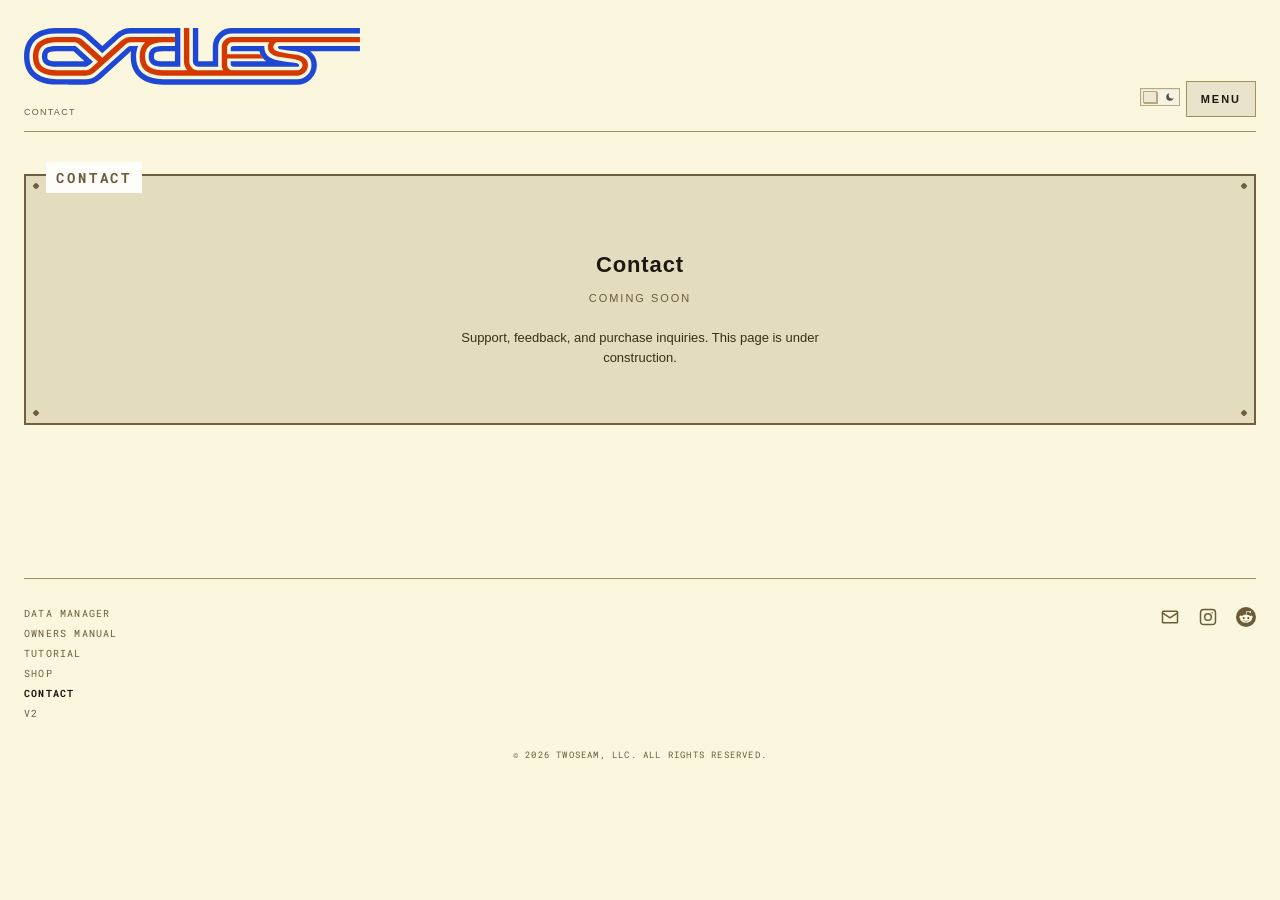
<file: contact.html>
<!DOCTYPE html>
<html lang="en">
<head>
    <meta charset="UTF-8">
    <meta name="viewport" content="width=device-width, initial-scale=1.0">
    <title>CYCLES — Contact</title>
    <link rel="icon" type="image/svg+xml" href="favicon.svg">
    <link rel="stylesheet" href="cycles-shared.css">
</head>
<body data-page="contact">
<div id="app">

<div id="header"></div>
<div id="menu-dropdown"></div>

<div class="module">
    <div class="module-code">Contact</div>
    <div class="placeholder-body">
        <div class="placeholder-title">Contact</div>
        <div class="placeholder-sub">Coming soon</div>
        <div class="placeholder-copy">
            Support, feedback, and purchase inquiries. This page is under construction.
        </div>
    </div>
</div>

<footer id="site-footer"></footer>

</div>

<script src="cycles-shared.js"></script>
</body>
</html>
</file>
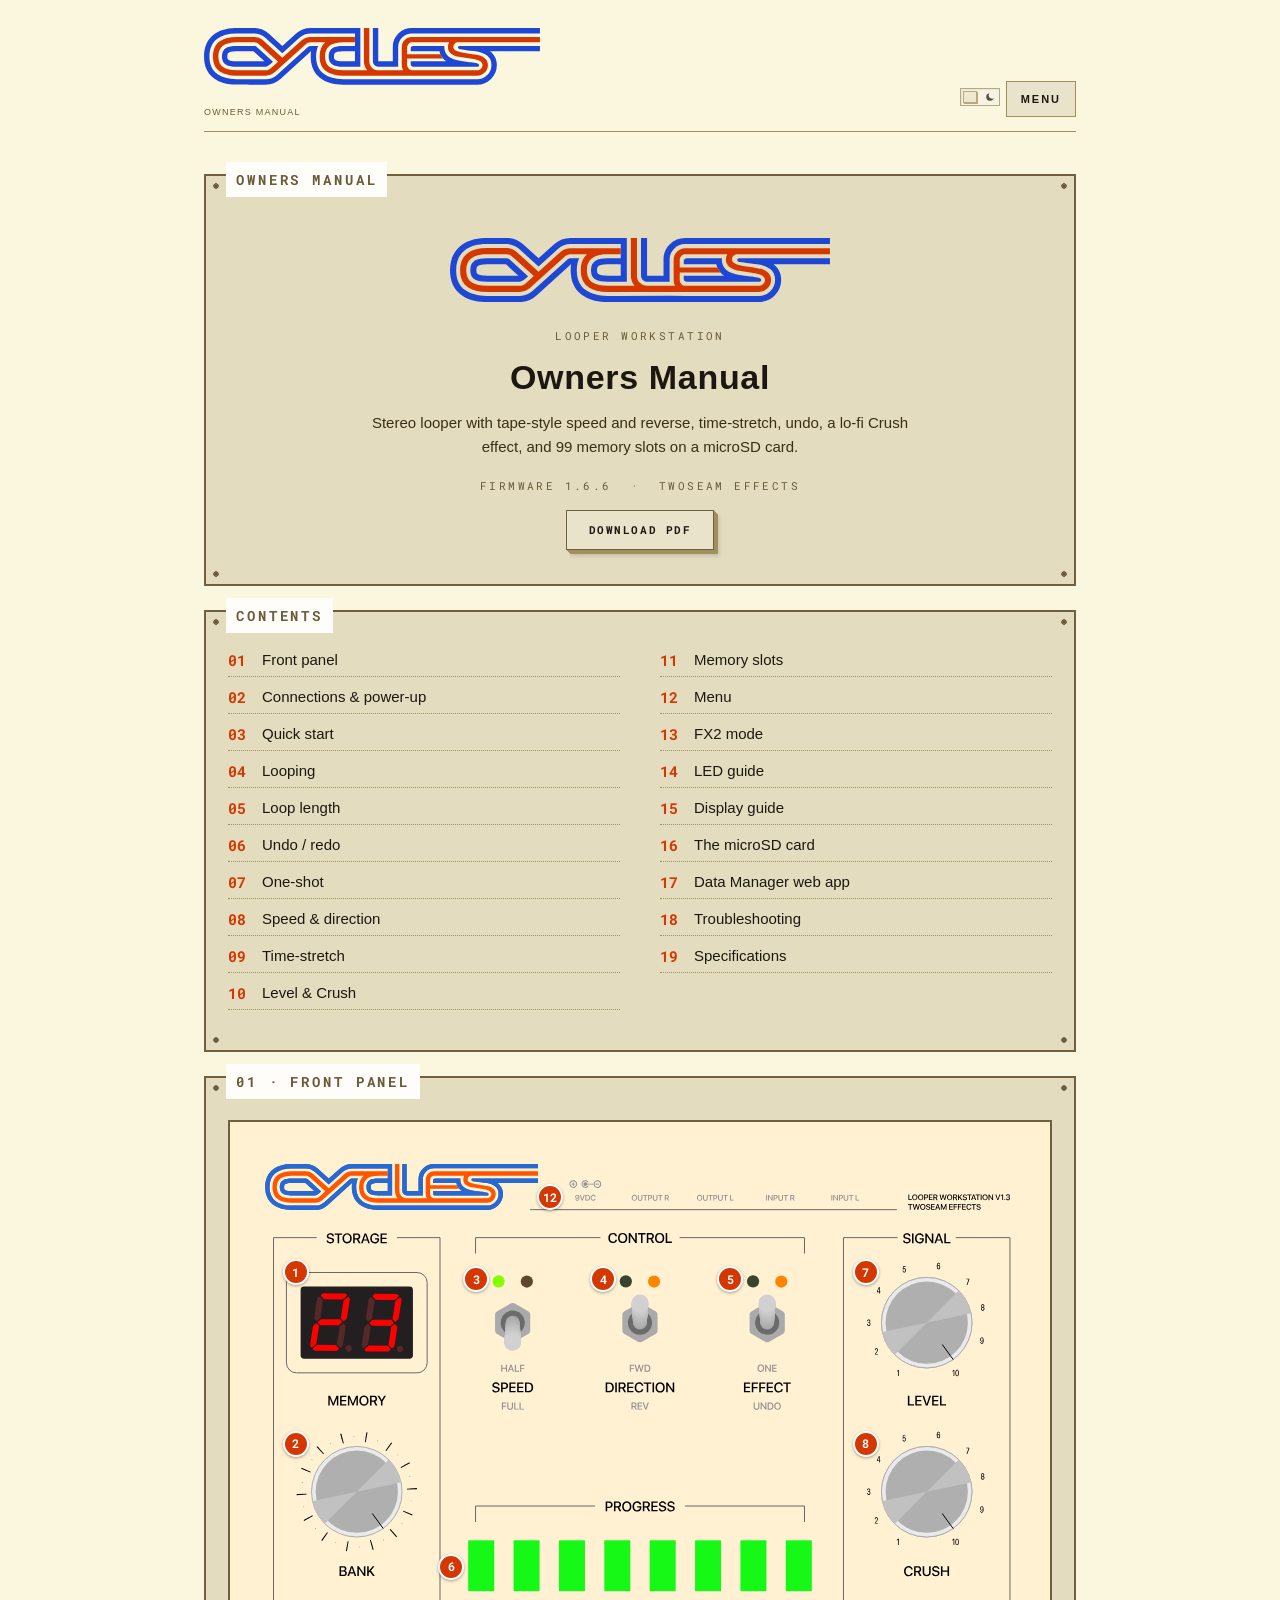
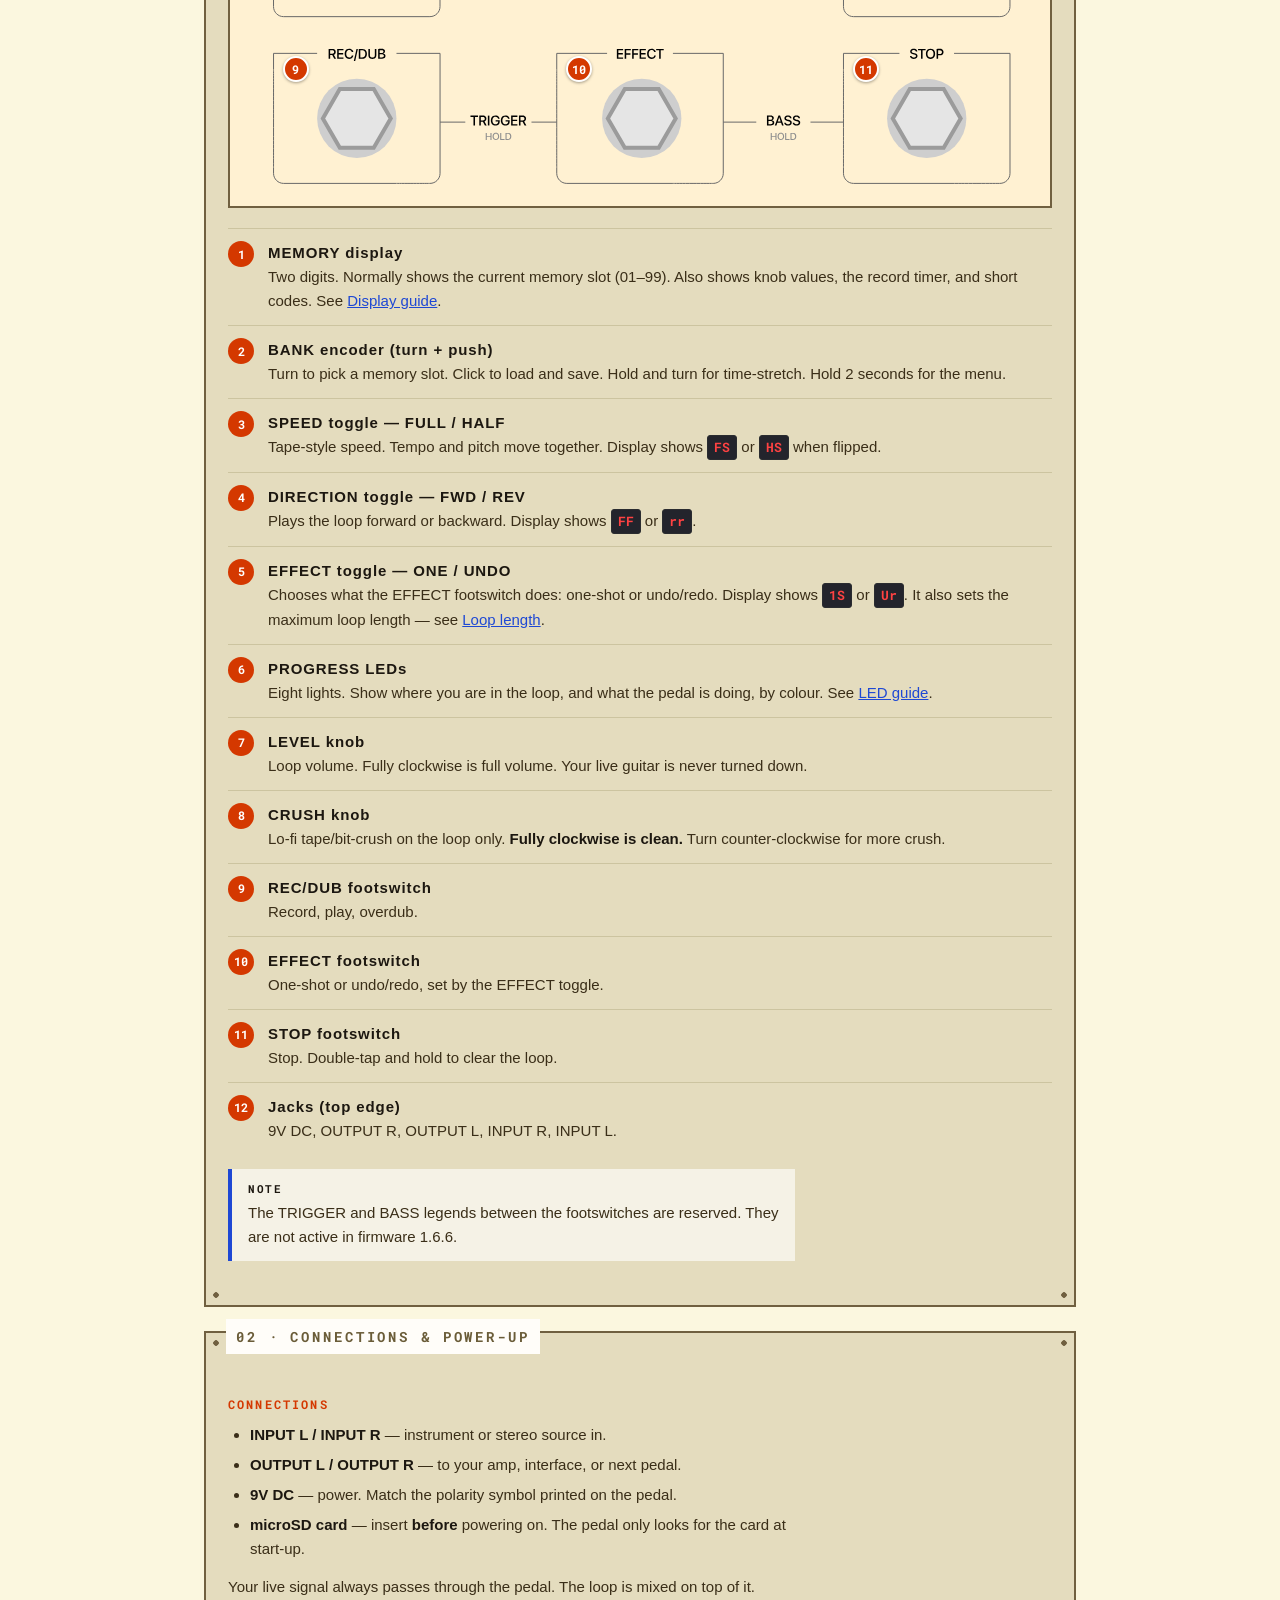
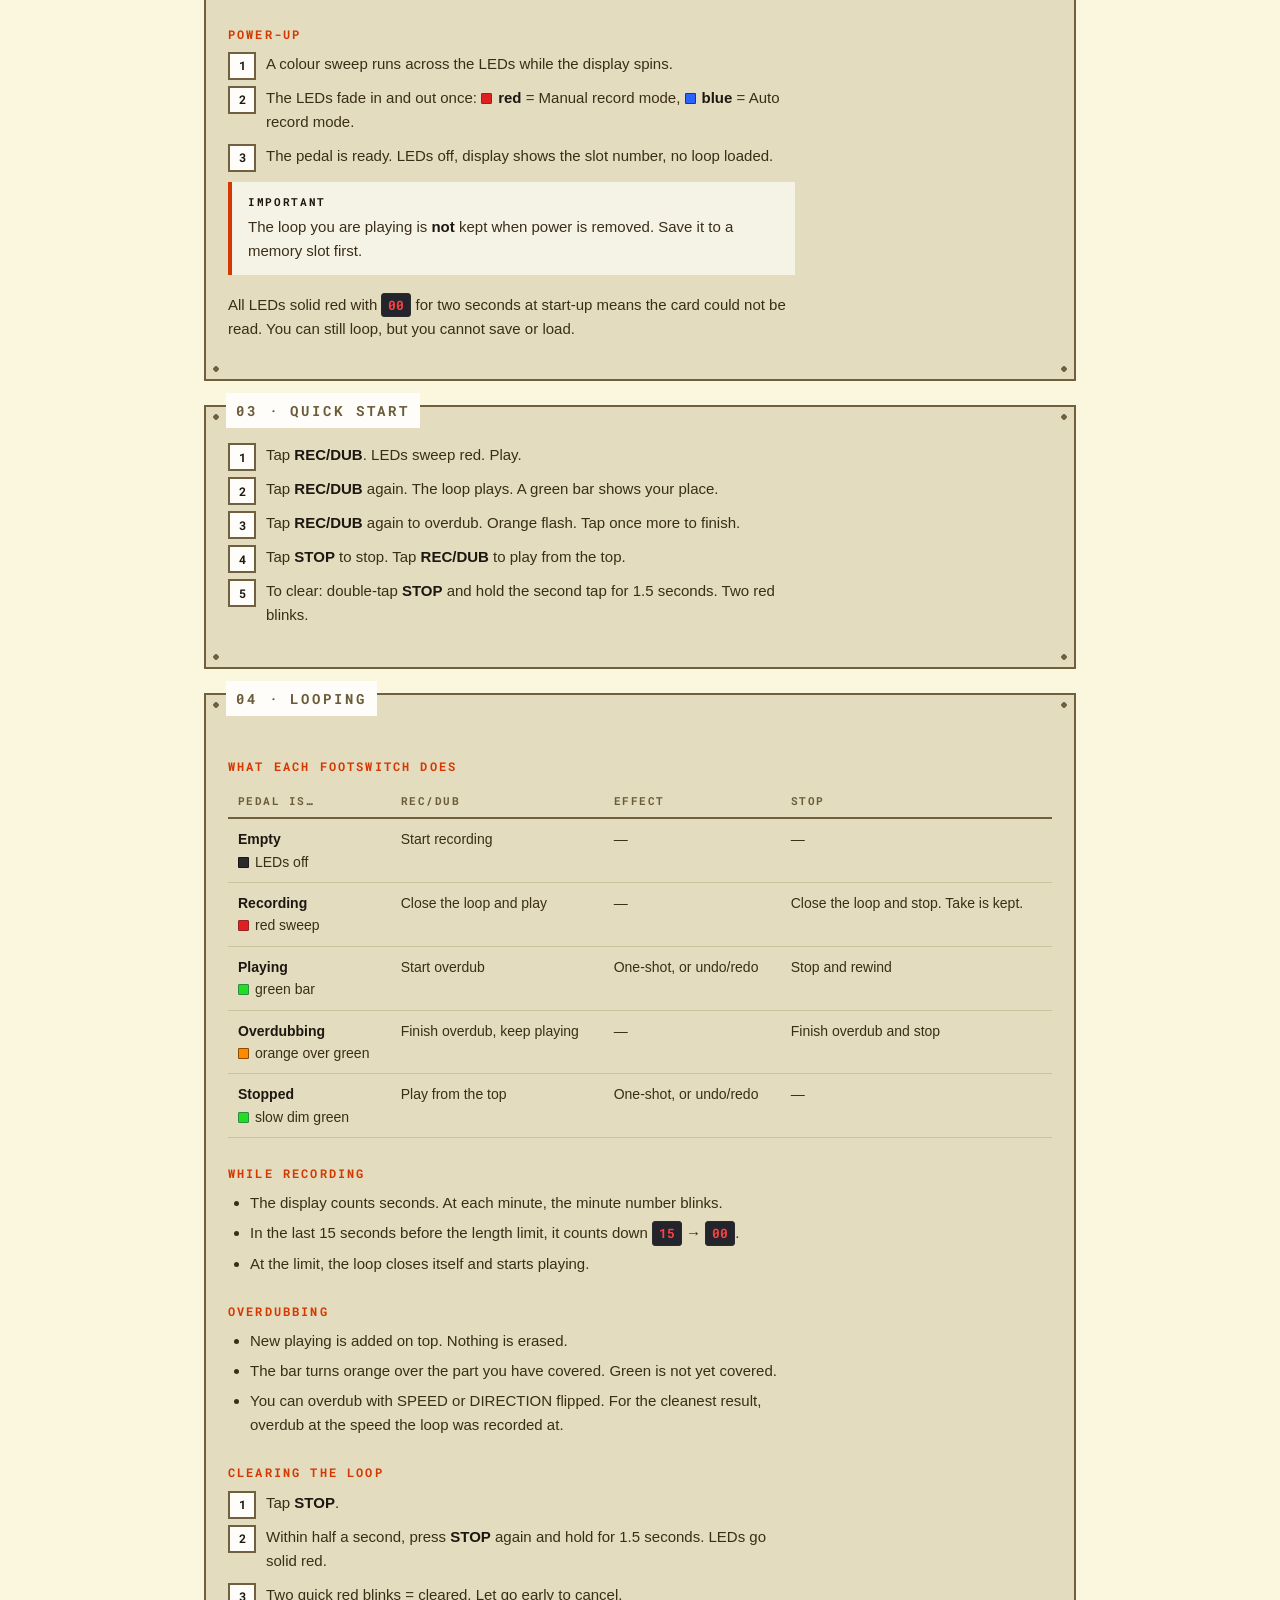
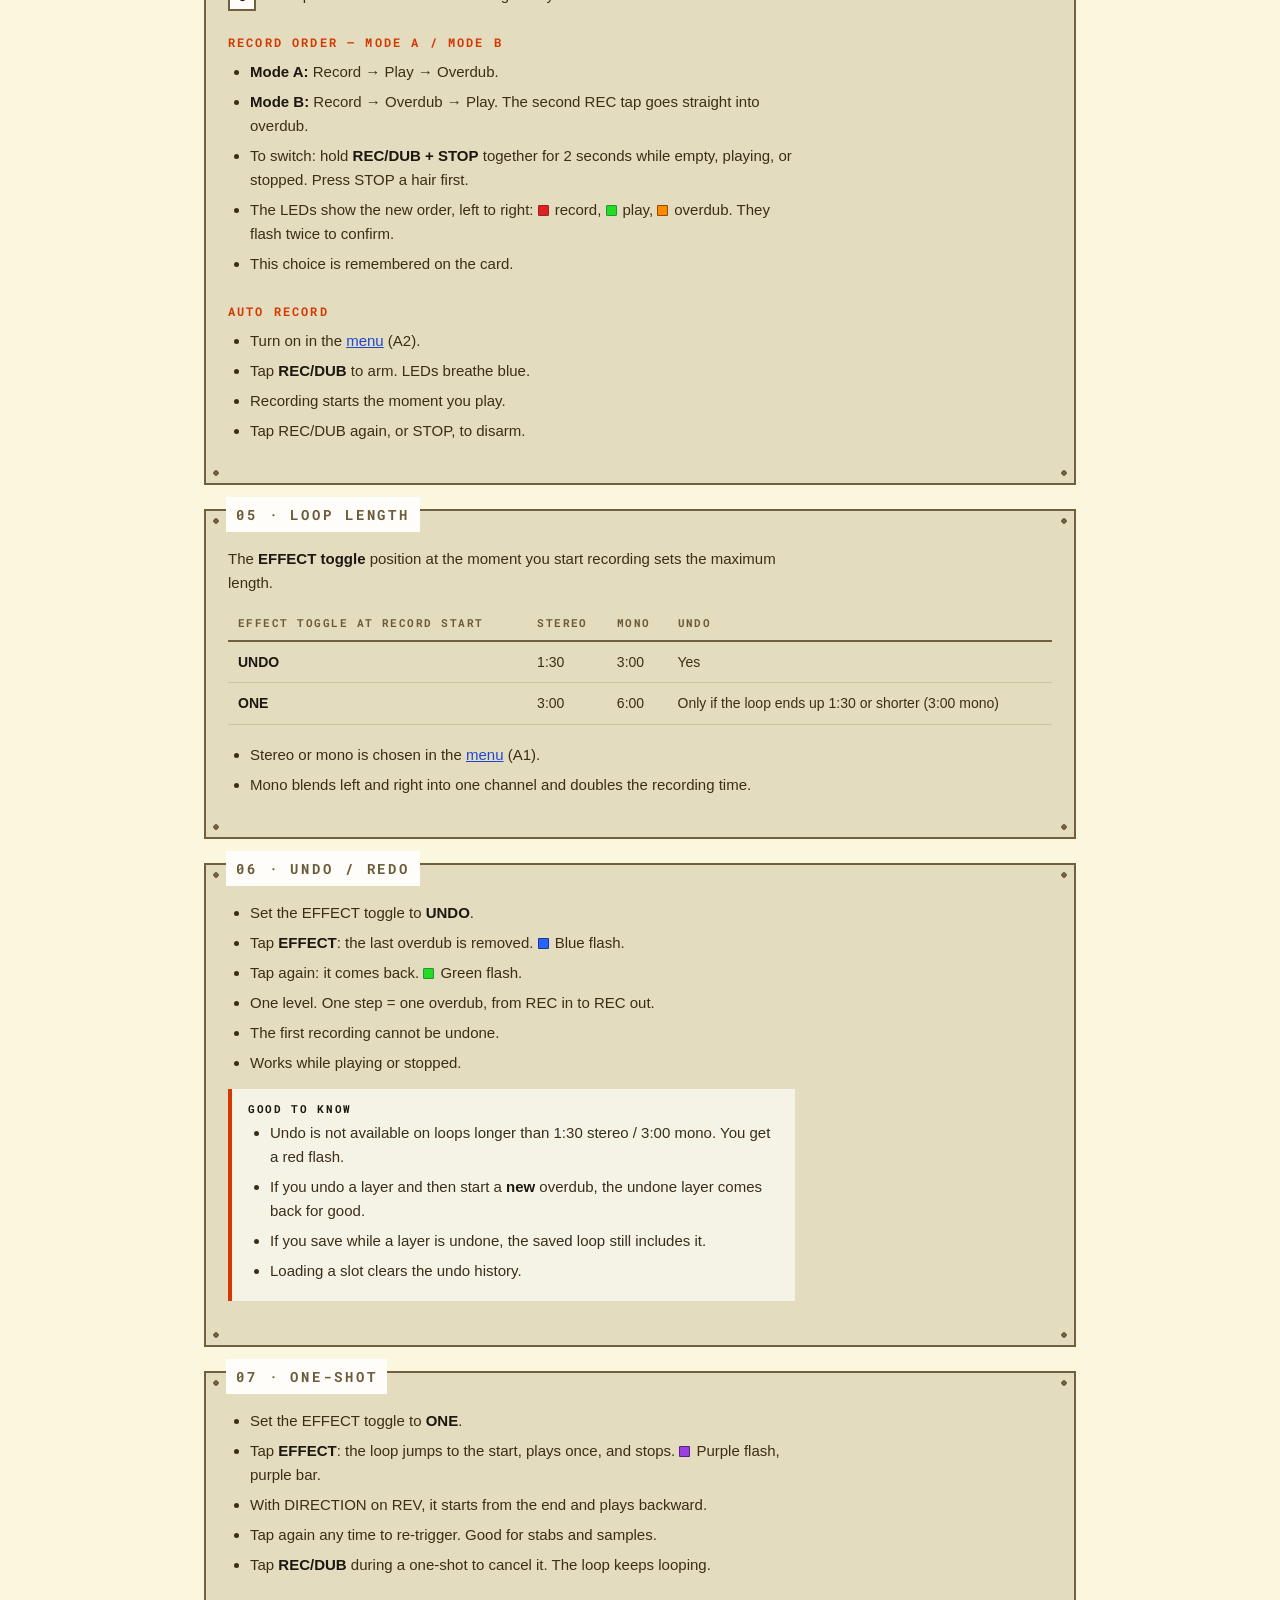
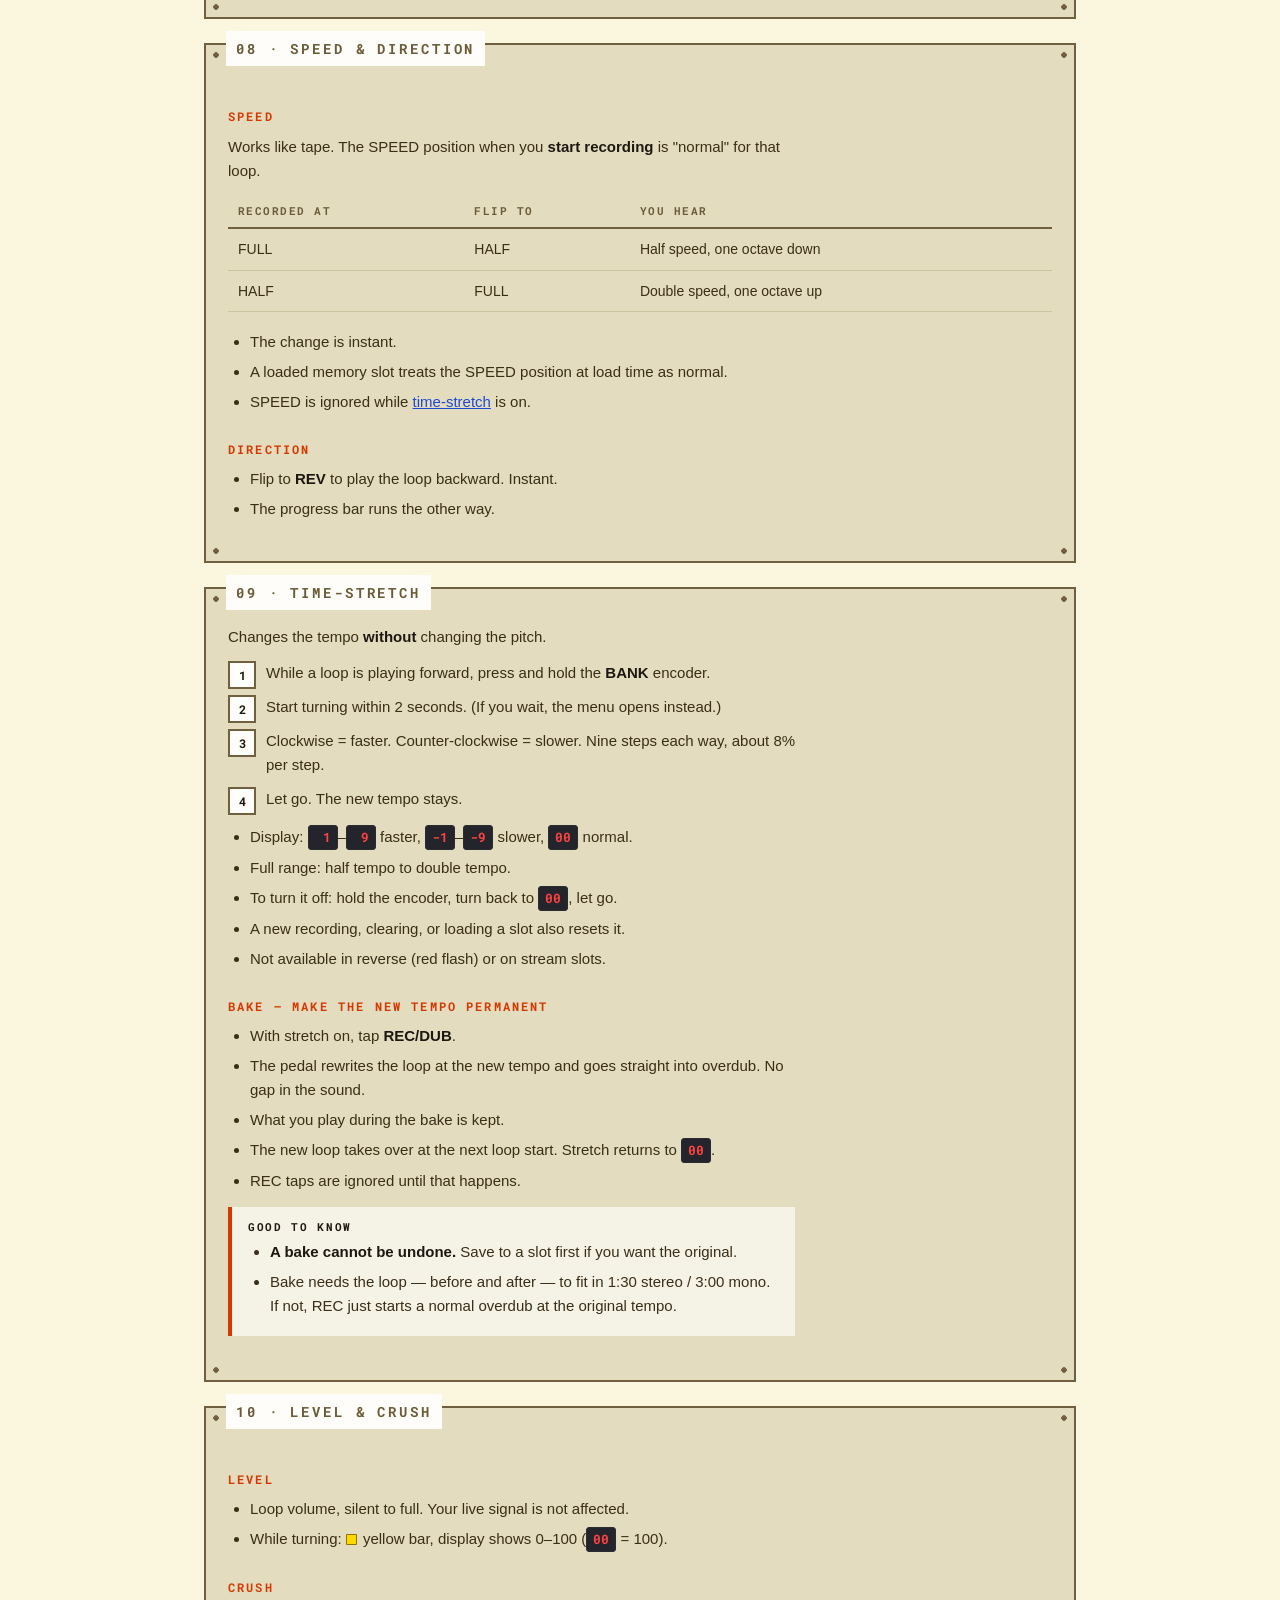
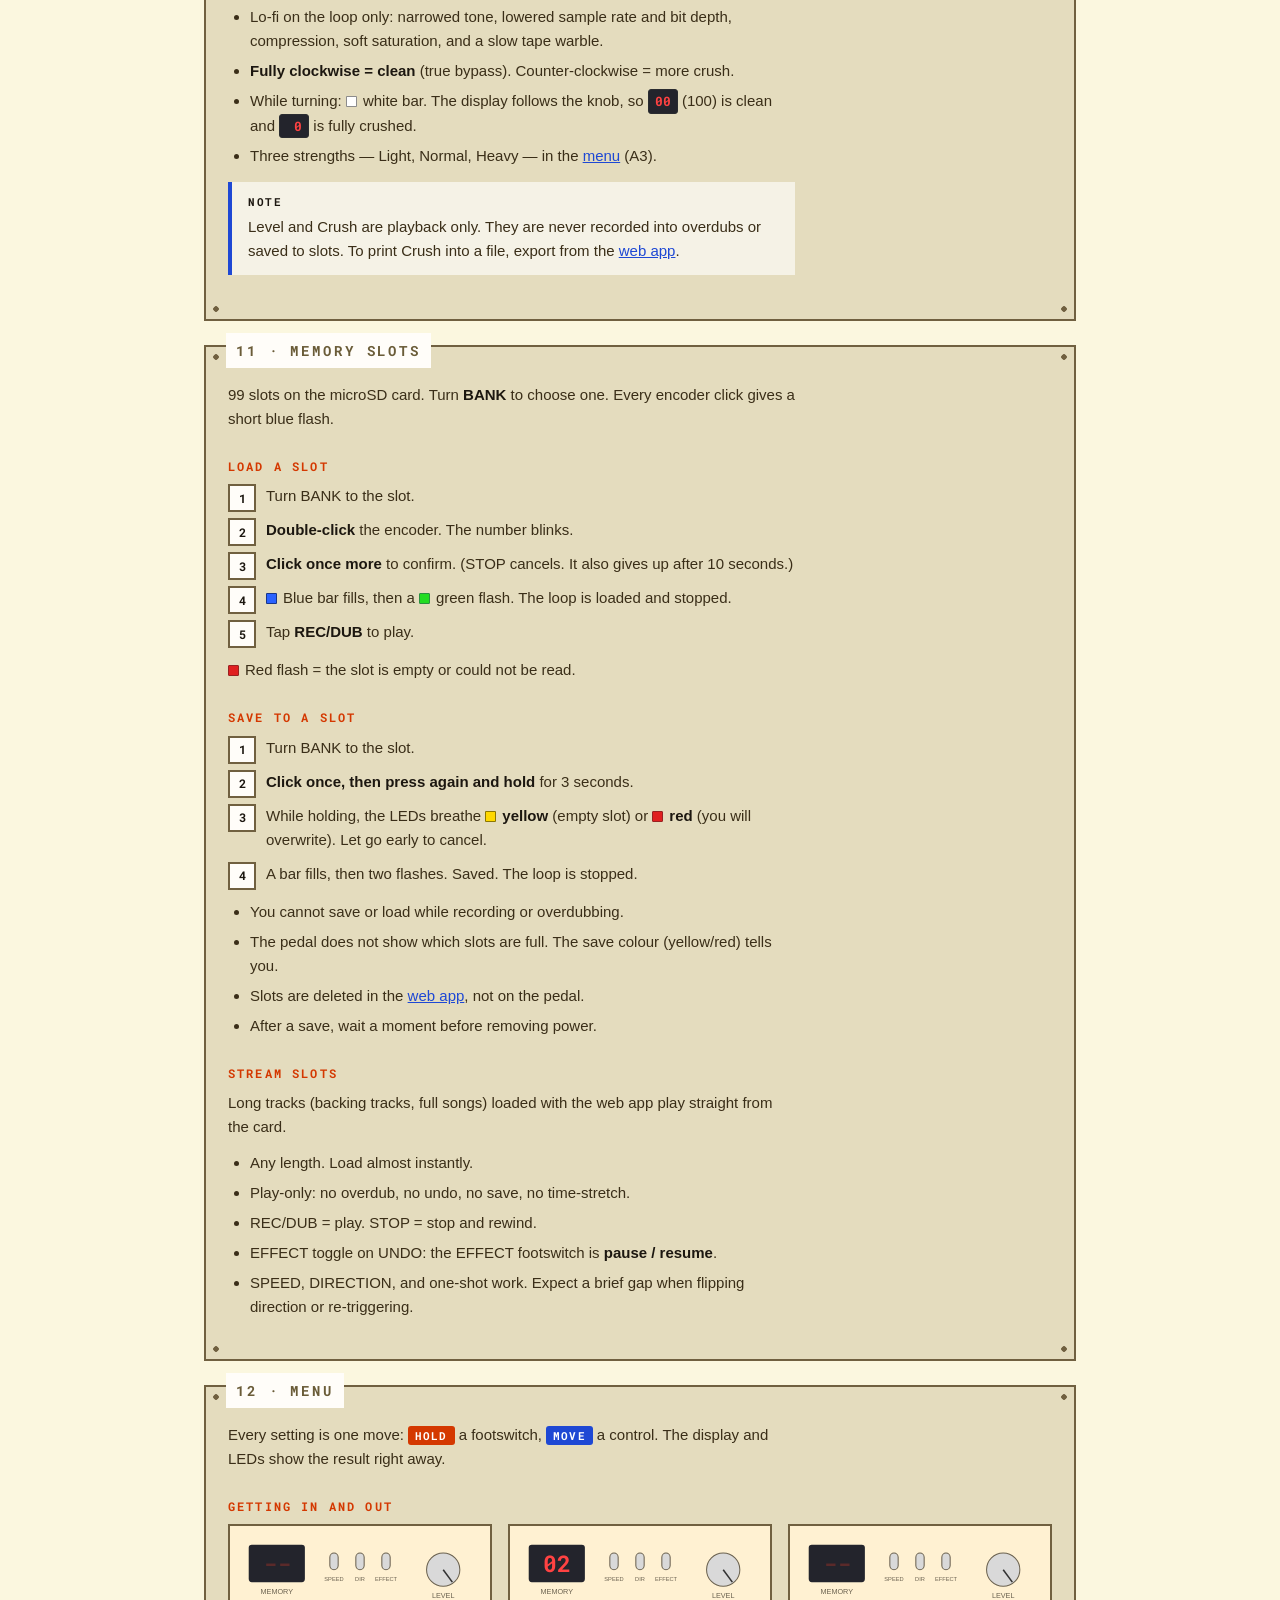
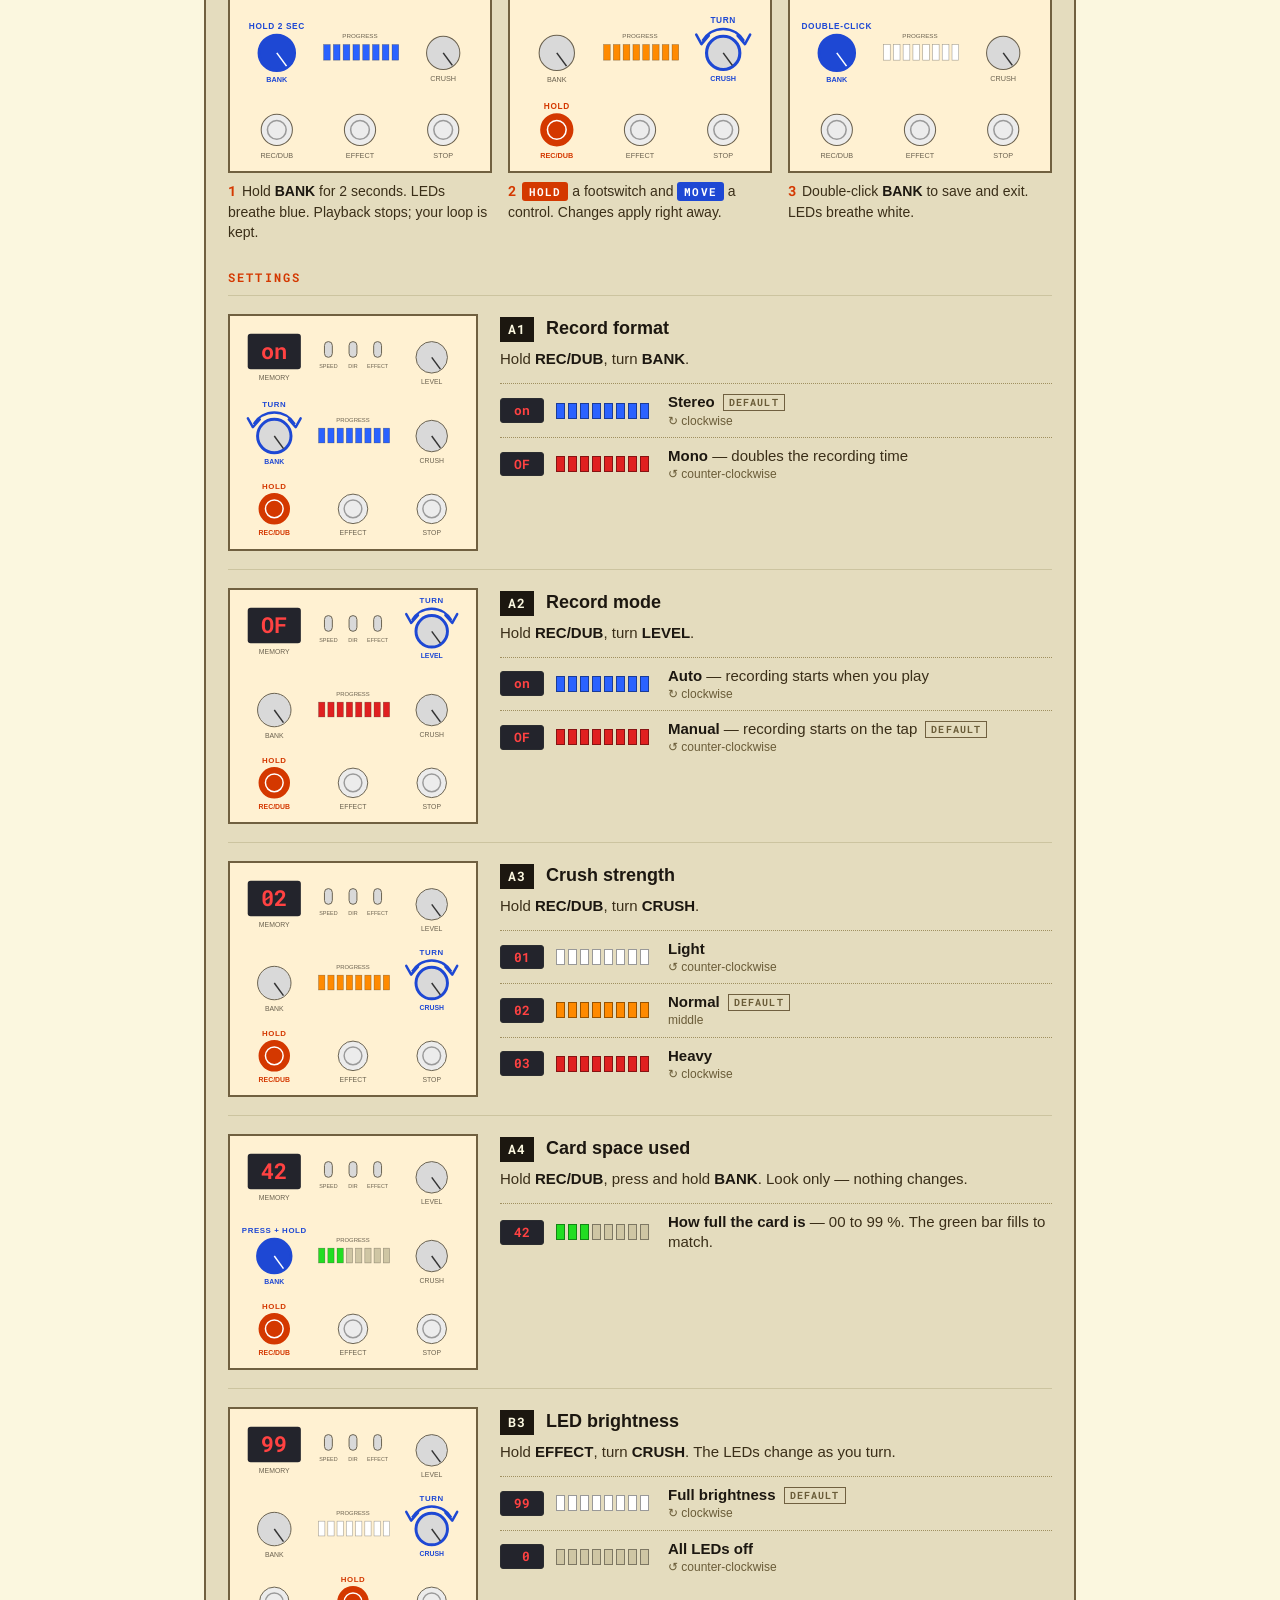
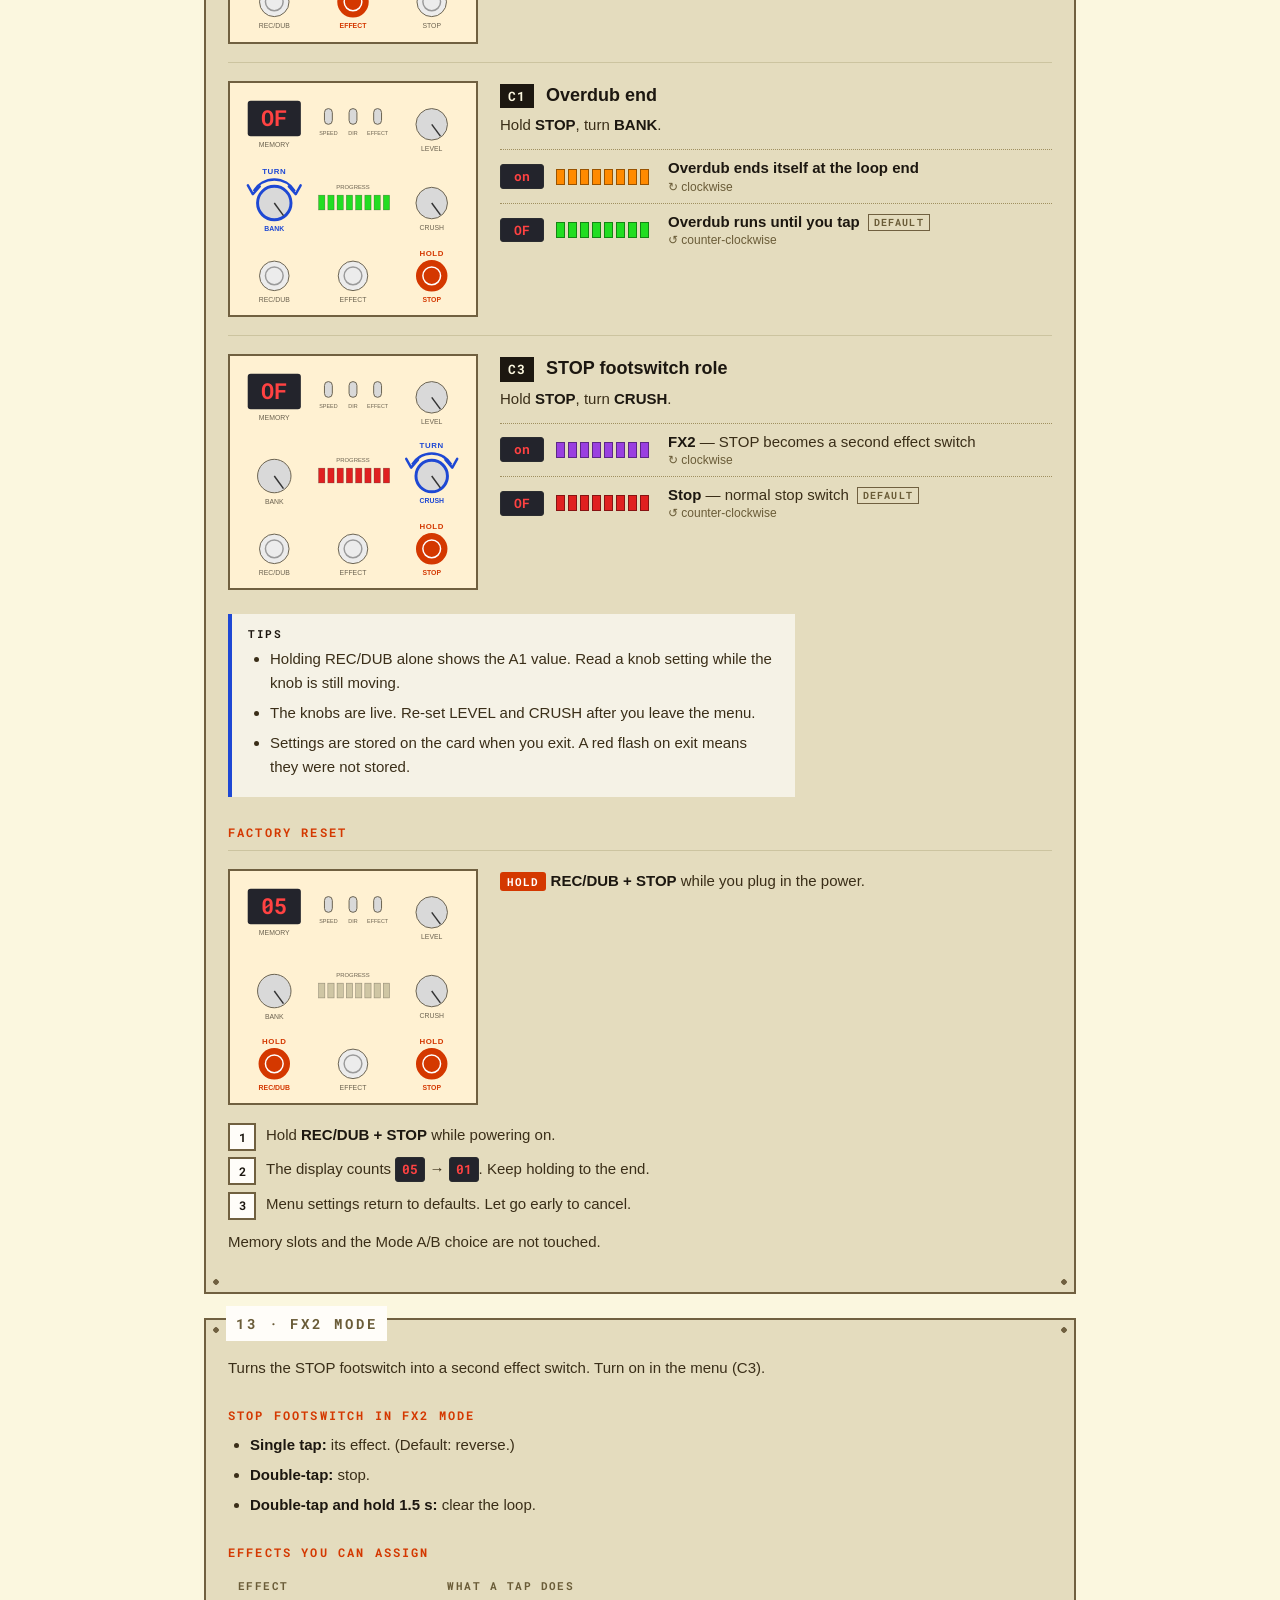
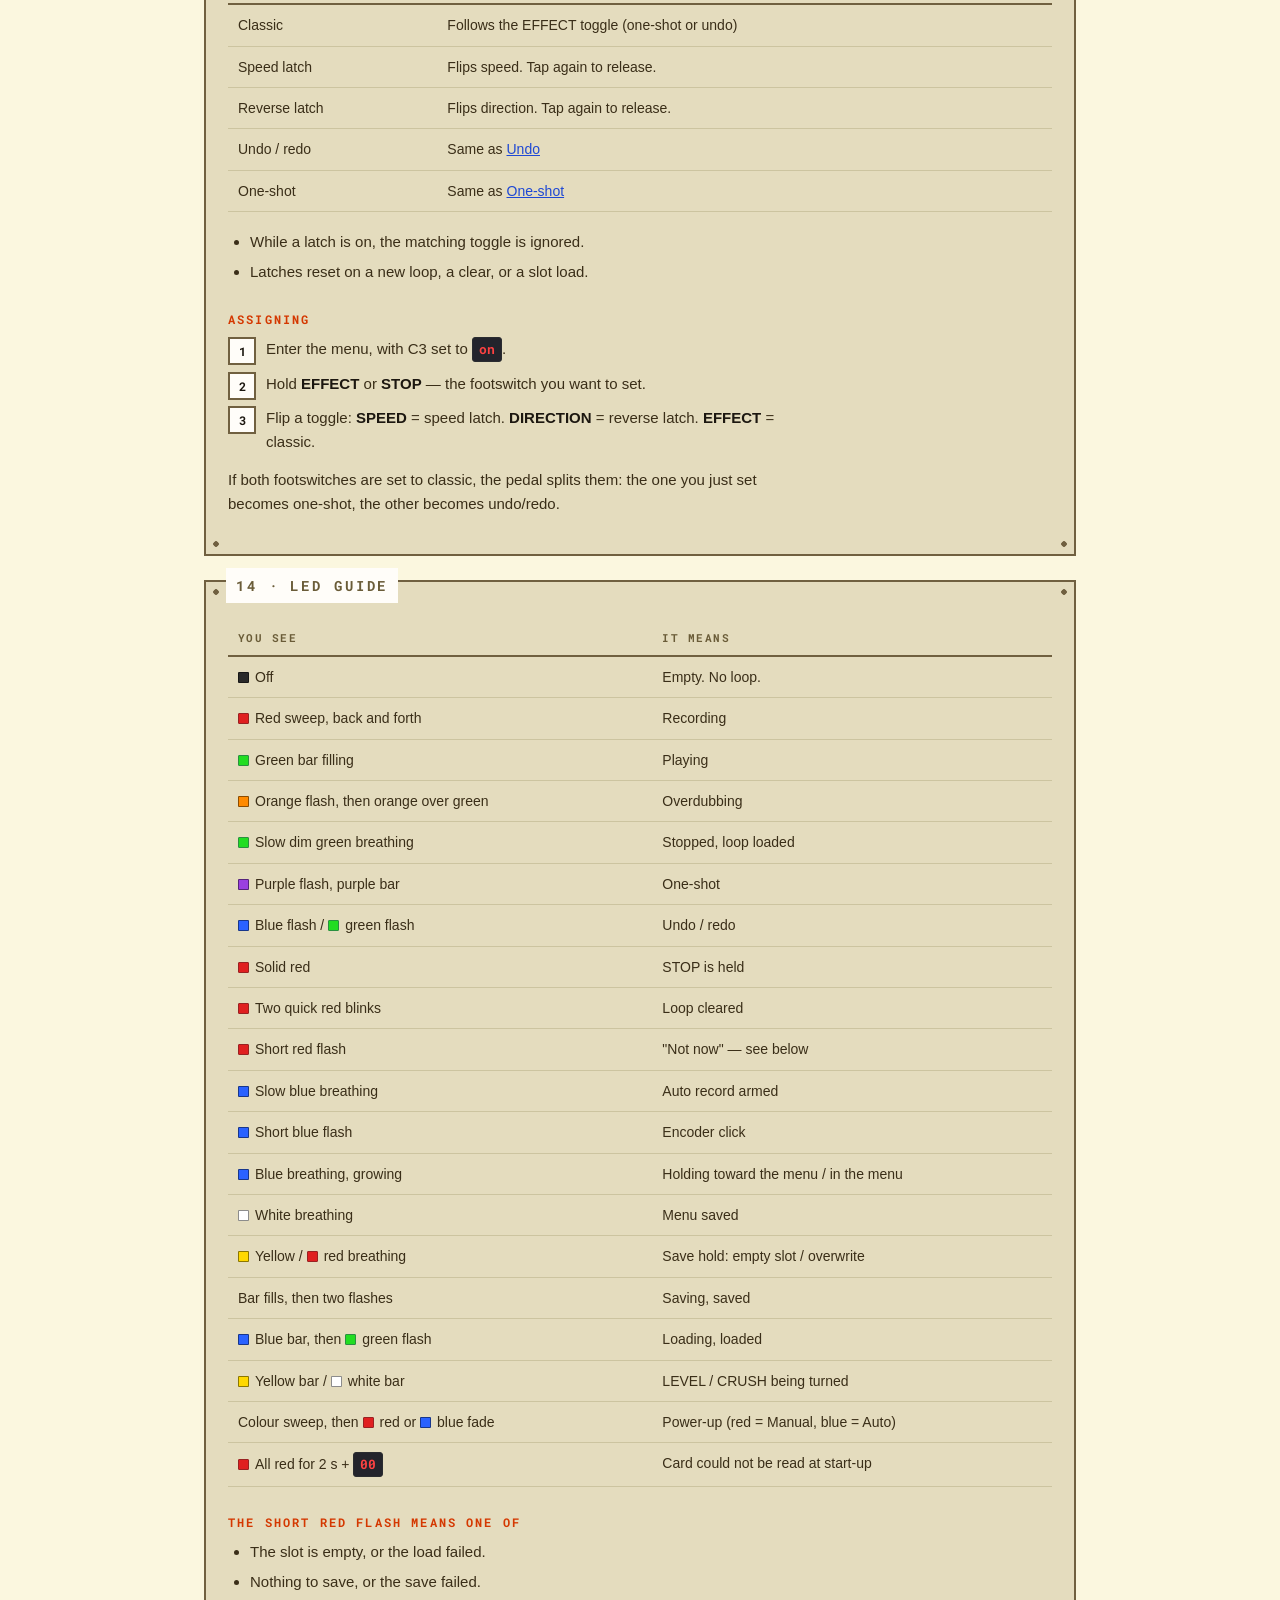
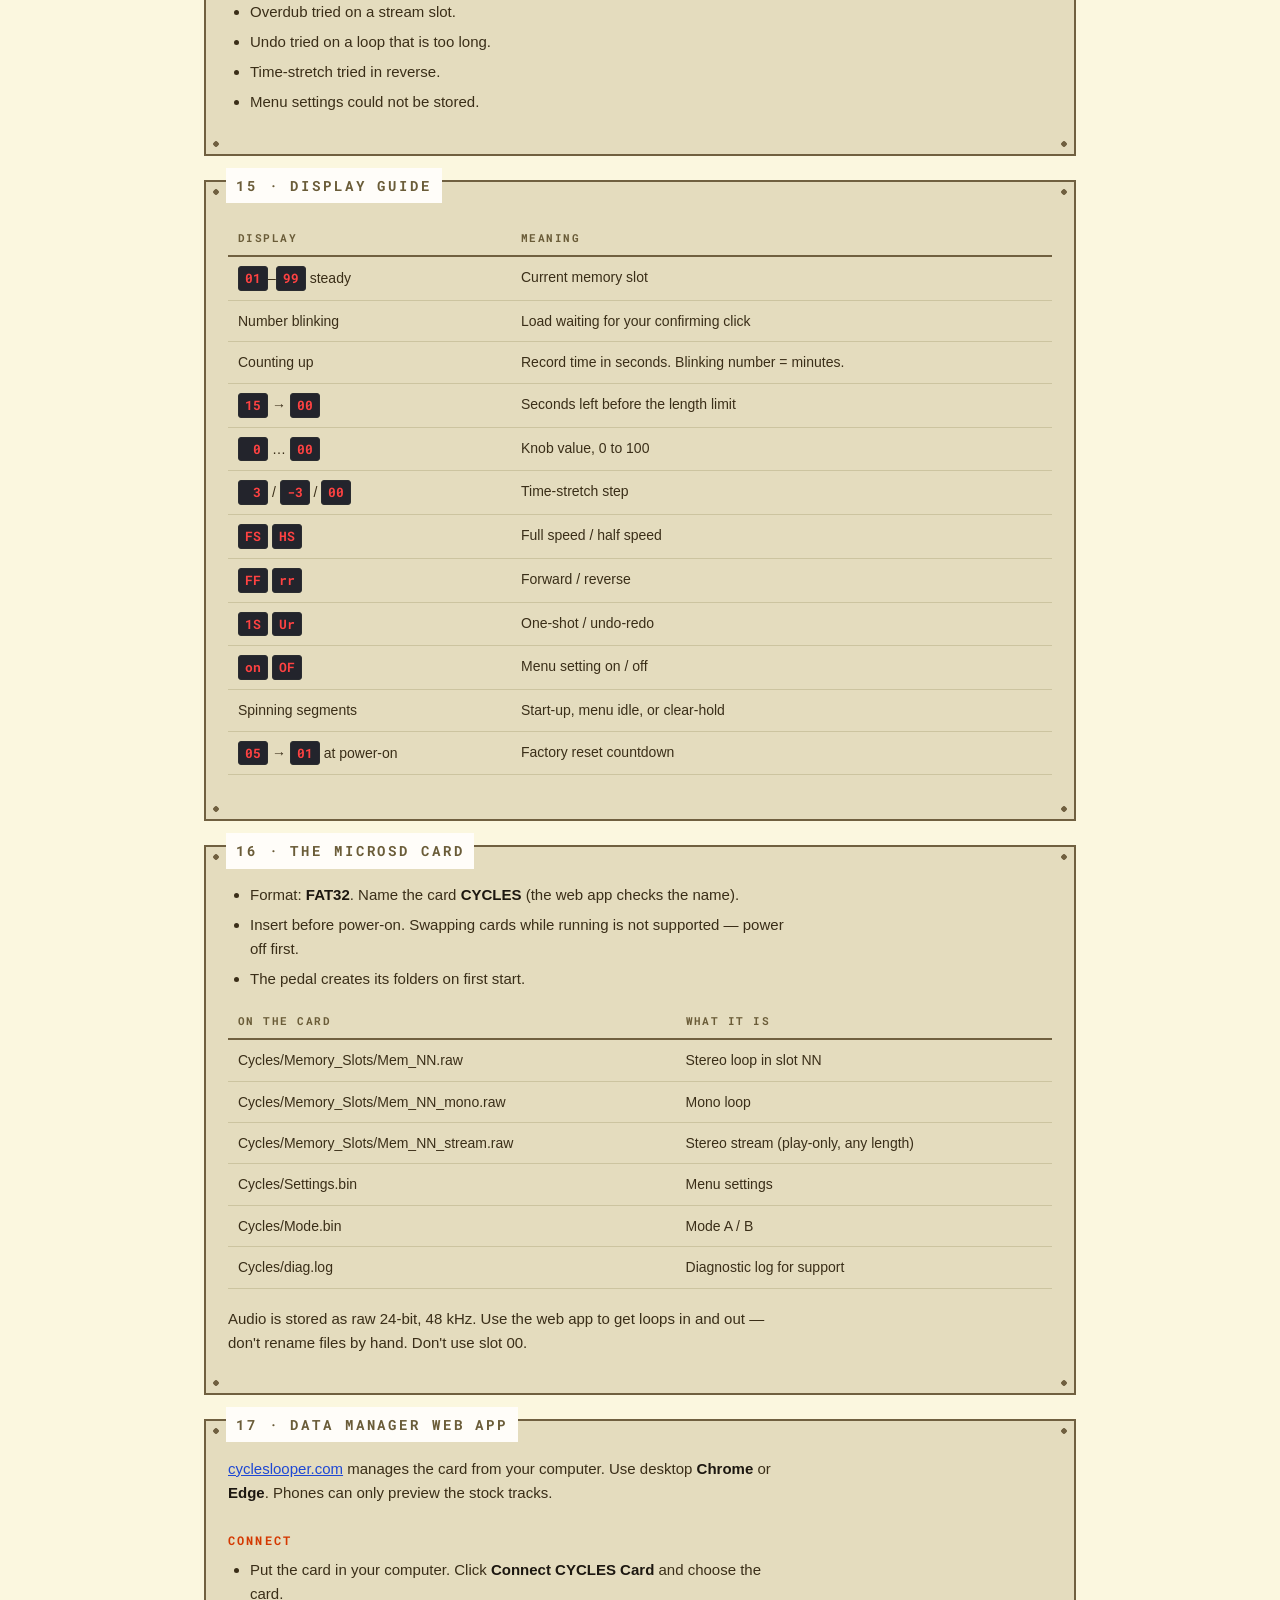
<file: manual.html>
<!DOCTYPE html>
<html lang="en">
<head>
    <meta charset="UTF-8">
    <meta name="viewport" content="width=device-width, initial-scale=1.0">
    <title>CYCLES — Owners Manual</title>
    <link rel="icon" type="image/svg+xml" href="favicon.svg">
    <link rel="stylesheet" href="cycles-shared.css">
    <style>
        /* ── Owners Manual — page-local styles. Colors come from the shared
           tokens in cycles-shared.css so light + dark themes both work. ── */
        #app { max-width: 920px; }
        @media (min-width: 1200px) { #app { max-width: 920px; } }

        .man { font-size: 15px; line-height: 1.6; color: var(--fg-dim); }
        .man h1 {
            font-size: 34px; font-weight: 700; letter-spacing: 0.02em;
            color: var(--fg); margin: 0 0 6px;
        }
        .man h3 {
            font-family: 'Roboto Mono', 'Courier New', monospace;
            font-size: 12px; font-weight: 700; letter-spacing: 0.18em;
            text-transform: uppercase; color: var(--brand-red);
            margin: 26px 0 8px;
        }
        .man p  { margin: 0 0 12px; max-width: 68ch; }
        .man ul, .man ol { margin: 0 0 14px; padding-left: 22px; max-width: 68ch; }
        .man li { margin-bottom: 6px; }
        .man strong { color: var(--fg); }
        .man a { color: var(--brand-blue); }
        body.dark .man a { color: #8fa8ff; }

        /* Cover */
        .man-cover { text-align: center; padding: 26px 10px 8px; }
        .man-cover-logo svg { width: 100%; max-width: 380px; height: auto; }
        .man-cover-logo svg .st1 { fill: var(--brand-blue); }
        .man-cover-logo svg .st0 { fill: var(--brand-red); }
        .man-kicker {
            font-family: 'Roboto Mono', 'Courier New', monospace;
            font-size: 11px; letter-spacing: 0.22em; text-transform: uppercase;
            color: var(--fg-muted); margin: 18px 0 6px;
        }
        .man-cover p { margin-left: auto; margin-right: auto; }
        .man-pdf {
            display: inline-block; margin-top: 10px; padding: 10px 22px;
            font-family: 'Roboto Mono', 'Courier New', monospace;
            font-size: 11px; font-weight: 700; letter-spacing: 0.14em;
            text-transform: uppercase; text-decoration: none;
            color: var(--fg) !important; background: var(--bg-raised);
            border: 1px solid var(--border-dark); box-shadow: var(--shadow-card);
        }
        .man-pdf:hover { background: var(--bg-hover); }

        /* Contents */
        .man-toc { columns: 2; column-gap: 40px; list-style: none; padding: 0 !important; max-width: none !important; }
        .man-toc li { break-inside: avoid; margin-bottom: 8px; }
        .man-toc a {
            display: flex; gap: 12px; text-decoration: none; color: var(--fg) !important;
            border-bottom: 1px dotted var(--border); padding-bottom: 4px;
        }
        .man-toc .n { font-family: 'Roboto Mono', monospace; color: var(--brand-red); font-weight: 700; min-width: 22px; }
        @media (max-width: 600px) { .man-toc { columns: 1; } }

        /* Panel diagram with numbered callouts */
        .panel { position: relative; border: 2px solid var(--border-dark); background: #fff1d2; margin: 6px 0 20px; }
        .panel img { display: block; width: 100%; height: auto; }
        .pin {
            position: absolute; transform: translate(-50%, -50%);
            width: 26px; height: 26px; border-radius: 50%;
            background: var(--brand-red); color: #fff; border: 2px solid #fff;
            font-family: 'Roboto Mono', monospace; font-size: 12px; font-weight: 700;
            display: flex; align-items: center; justify-content: center;
            box-shadow: 0 1px 3px rgba(0,0,0,0.35);
        }
        @media (max-width: 600px) { .pin { width: 18px; height: 18px; font-size: 9px; border-width: 1px; } }

        .callouts { list-style: none; padding: 0 !important; max-width: none !important; }
        .callouts li { display: flex; gap: 14px; padding: 12px 0; border-top: 1px solid var(--border-light); margin: 0; }
        .callouts .num {
            flex: 0 0 26px; height: 26px; border-radius: 50%;
            background: var(--brand-red); color: #fff;
            font-family: 'Roboto Mono', monospace; font-size: 12px; font-weight: 700;
            display: flex; align-items: center; justify-content: center;
        }
        .callouts .ttl { display: block; font-weight: 700; color: var(--fg); letter-spacing: 0.06em; }

        /* Tables */
        .tbl-wrap { overflow-x: auto; margin: 4px 0 18px; }
        .man table { border-collapse: collapse; width: 100%; font-size: 14px; }
        .man th {
            font-family: 'Roboto Mono', monospace; font-size: 10.5px; letter-spacing: 0.14em;
            text-transform: uppercase; text-align: left; color: var(--fg-muted);
            border-bottom: 2px solid var(--border-dark); padding: 8px 10px;
        }
        .man td { border-bottom: 1px solid var(--border-light); padding: 9px 10px; vertical-align: top; }

        /* 7-segment display token + LED chips */
        .seg {
            display: inline-block; min-width: 2.2em; text-align: center;
            font-family: 'Roboto Mono', monospace; font-weight: 700; font-size: 13px;
            background: var(--seg-bg); color: var(--seg-text);
            border: 1px solid var(--seg-border); border-radius: 3px;
            padding: 1px 6px; white-space: pre;
        }
        .led {
            display: inline-block; width: 11px; height: 11px; margin-right: 6px;
            border: 1px solid rgba(0,0,0,0.45); vertical-align: -1px;
        }
        .led.red { background: #e02020; }   .led.green  { background: #22dd22; }
        .led.orange { background: #ff8a00; } .led.blue   { background: #2a62ff; }
        .led.purple { background: #9a3fe0; } .led.yellow { background: #ffd800; }
        .led.white { background: #ffffff; }  .led.off    { background: #2a2a2a; }

        /* Notes + steps */
        .note {
            border-left: 4px solid var(--brand-blue); background: var(--bg-inset);
            padding: 12px 16px; margin: 6px 0 18px; max-width: 68ch;
        }
        .note.warn { border-left-color: var(--brand-red); }
        .note .lbl {
            display: block; font-family: 'Roboto Mono', monospace; font-size: 10.5px;
            font-weight: 700; letter-spacing: 0.16em; text-transform: uppercase;
            color: var(--fg); margin-bottom: 4px;
        }
        .note p:last-child, .note ul:last-child { margin-bottom: 0; }
        .steps { counter-reset: s; list-style: none; padding: 0 !important; }
        .steps li { counter-increment: s; position: relative; padding-left: 38px; margin-bottom: 10px; }
        .steps li::before {
            content: counter(s); position: absolute; left: 0; top: 0;
            width: 24px; height: 24px; border: 2px solid var(--border-dark);
            font-family: 'Roboto Mono', monospace; font-size: 12px; font-weight: 700;
            display: flex; align-items: center; justify-content: center; color: var(--fg);
            background: var(--bg-label);
        }
        .man .module { scroll-margin-top: 20px; }

        /* ── Visual menu: mini pedal diagrams ── */
        .tag-hold, .tag-move {
            font-family: 'Roboto Mono', monospace; font-size: 11px; font-weight: 700;
            letter-spacing: 0.1em; text-transform: uppercase; color: #fff;
            padding: 2px 7px; border-radius: 3px;
        }
        .tag-hold { background: #d43800; } .tag-move { background: #1e48d4; }
        .mini { display: block; width: 100%; height: auto; border: 2px solid var(--border-dark); background: #fff1d2; }
        .mflow { display: grid; grid-template-columns: repeat(3, 1fr); gap: 16px; margin: 6px 0 10px; }
        .mflow figure { margin: 0; }
        .mflow figcaption { margin-top: 8px; font-size: 14px; line-height: 1.45; }
        .mflow .stepn {
            font-family: 'Roboto Mono', monospace; font-weight: 700; color: var(--brand-red);
            margin-right: 6px;
        }
        .mcard {
            display: grid; grid-template-columns: 250px 1fr; gap: 22px; align-items: start;
            padding: 18px 0; border-top: 1px solid var(--border-light); break-inside: avoid;
        }
        .mcard-head { display: flex; align-items: baseline; gap: 12px; margin-bottom: 4px; }
        .mcode {
            font-family: 'Roboto Mono', monospace; font-size: 13px; font-weight: 700;
            background: var(--fg); color: var(--bg); padding: 2px 8px; letter-spacing: 0.08em;
        }
        .mtitle { font-size: 18px; font-weight: 700; color: var(--fg); }
        .mgesture { margin: 0 0 12px !important; }
        .mopt {
            display: grid; grid-template-columns: 44px 100px 1fr; gap: 12px; align-items: center;
            padding: 8px 0; border-top: 1px dotted var(--border);
        }
        .mopt .strip { display: flex; gap: 3px; }
        .mopt .strip i { display: block; width: 9px; height: 16px; border: 1px solid rgba(0,0,0,0.4); background: #cfc6a4; }
        .mopt .what { line-height: 1.35; }
        .mopt .what b { color: var(--fg); }
        .mopt .dir { display: block; font-size: 12px; color: var(--fg-muted); }
        .mdefault {
            font-family: 'Roboto Mono', monospace; font-size: 9.5px; font-weight: 700; letter-spacing: 0.12em;
            border: 1px solid var(--border-dark); padding: 1px 5px; margin-left: 8px; vertical-align: 1px;
            color: var(--fg-muted);
        }
        @media (max-width: 700px) {
            .mflow { grid-template-columns: 1fr; }
            .mcard { grid-template-columns: 1fr; }
            .mcard .mini { max-width: 320px; }
        }


        /* ── Print / PDF ── */
        @media print {
            @page { size: letter; margin: 0.7in 0.75in; }
            body { background: #fff !important; visibility: visible !important; }
            #header, #menu-dropdown, #site-footer, .man-pdf { display: none !important; }
            #app { max-width: none; padding: 0; }
            .man { font-size: 10.5pt; color: #222; }
            .man .module {
                background: #fff; border: none; padding: 0; margin: 0 0 0.4in;
            }
            /* New page only for the big chapters; short ones flow and stay whole. */
            .man .module.pg { break-before: page; }
            .man .module.keep { break-inside: avoid; }
            .man p, .man ul, .man ol, .note { max-width: none; }
            .panel { width: 78%; margin-left: auto; margin-right: auto; }
            .man .module::before { display: none; }
            .man .module-code {
                position: static; display: block; padding: 0 0 6px; margin-bottom: 14px;
                background: none; border-bottom: 2px solid #111; color: #111; font-size: 10pt;
            }
            .man-cover { padding-top: 2.2in; padding-bottom: 1.2in; }
            .man h3, .note, .callouts li, tr, .steps li { break-inside: avoid; }
            .man h3 { break-after: avoid; }
            .note { background: #f4f4f4; }
            .mcard { grid-template-columns: 2.3in 1fr; }
            .mini, .mopt .strip i, .tag-hold, .tag-move, .mcode { -webkit-print-color-adjust: exact; print-color-adjust: exact; }
            .seg, .led, .pin, .callouts .num, .panel { -webkit-print-color-adjust: exact; print-color-adjust: exact; }
            .man a { color: inherit; text-decoration: none; }
            .tbl-wrap { overflow: visible; }
        }
    </style>
</head>
<body data-page="manual">
<div id="app">

<div id="header"></div>
<div id="menu-dropdown"></div>

<div class="man">

<!-- ── Cover ─────────────────────────────────────────────────────────────── -->
<div class="module no-break">
    <div class="module-code">Owners Manual</div>
    <div class="man-cover">
        <div class="man-cover-logo"></div>
        <div class="man-kicker">Looper Workstation</div>
        <h1>Owners Manual</h1>
        <p>Stereo looper with tape-style speed and reverse, time-stretch, undo, a lo-fi Crush effect, and 99 memory slots on a microSD card.</p>
        <div class="man-kicker">Firmware 1.6.6 &nbsp;·&nbsp; TwoSeam Effects</div>
        <a class="man-pdf" href="Assets/Cycles-Owners-Manual.pdf" download>Download PDF</a>
    </div>
</div>

<!-- ── Contents ──────────────────────────────────────────────────────────── -->
<div class="module pg">
    <div class="module-code">Contents</div>
    <ul class="man-toc">
        <li><a href="#front"><span class="n">01</span>Front panel</a></li>
        <li><a href="#rear"><span class="n">02</span>Connections &amp; power-up</a></li>
        <li><a href="#quick"><span class="n">03</span>Quick start</a></li>
        <li><a href="#looping"><span class="n">04</span>Looping</a></li>
        <li><a href="#length"><span class="n">05</span>Loop length</a></li>
        <li><a href="#undo"><span class="n">06</span>Undo / redo</a></li>
        <li><a href="#oneshot"><span class="n">07</span>One-shot</a></li>
        <li><a href="#speed"><span class="n">08</span>Speed &amp; direction</a></li>
        <li><a href="#stretch"><span class="n">09</span>Time-stretch</a></li>
        <li><a href="#signal"><span class="n">10</span>Level &amp; Crush</a></li>
        <li><a href="#memory"><span class="n">11</span>Memory slots</a></li>
        <li><a href="#menu"><span class="n">12</span>Menu</a></li>
        <li><a href="#fx2"><span class="n">13</span>FX2 mode</a></li>
        <li><a href="#leds"><span class="n">14</span>LED guide</a></li>
        <li><a href="#display"><span class="n">15</span>Display guide</a></li>
        <li><a href="#card"><span class="n">16</span>The microSD card</a></li>
        <li><a href="#webapp"><span class="n">17</span>Data Manager web app</a></li>
        <li><a href="#trouble"><span class="n">18</span>Troubleshooting</a></li>
        <li><a href="#specs"><span class="n">19</span>Specifications</a></li>
    </ul>
</div>

<!-- ── 01 Front panel ────────────────────────────────────────────────────── -->
<div class="module pg" id="front">
    <div class="module-code">01 · Front Panel</div>

    <div class="panel">
        <img src="Assets/Cycles%20%E2%80%93%20UI.svg" alt="CYCLES front panel">
        <span class="pin" style="left:8%;  top:22%">1</span>
        <span class="pin" style="left:8%;  top:47%">2</span>
        <span class="pin" style="left:30%; top:23%">3</span>
        <span class="pin" style="left:45.5%; top:23%">4</span>
        <span class="pin" style="left:61%; top:23%">5</span>
        <span class="pin" style="left:27%; top:65%">6</span>
        <span class="pin" style="left:77.5%; top:22%">7</span>
        <span class="pin" style="left:77.5%; top:47%">8</span>
        <span class="pin" style="left:8%;  top:80%">9</span>
        <span class="pin" style="left:42.5%; top:80%">10</span>
        <span class="pin" style="left:77.5%; top:80%">11</span>
        <span class="pin" style="left:39%; top:11%">12</span>
    </div>

    <ul class="callouts">
        <li><span class="num">1</span><div><span class="ttl">MEMORY display</span>Two digits. Normally shows the current memory slot (01–99). Also shows knob values, the record timer, and short codes. See <a href="#display">Display guide</a>.</div></li>
        <li><span class="num">2</span><div><span class="ttl">BANK encoder (turn + push)</span>Turn to pick a memory slot. Click to load and save. Hold and turn for time-stretch. Hold 2 seconds for the menu.</div></li>
        <li><span class="num">3</span><div><span class="ttl">SPEED toggle — FULL / HALF</span>Tape-style speed. Tempo and pitch move together. Display shows <span class="seg">FS</span> or <span class="seg">HS</span> when flipped.</div></li>
        <li><span class="num">4</span><div><span class="ttl">DIRECTION toggle — FWD / REV</span>Plays the loop forward or backward. Display shows <span class="seg">FF</span> or <span class="seg">rr</span>.</div></li>
        <li><span class="num">5</span><div><span class="ttl">EFFECT toggle — ONE / UNDO</span>Chooses what the EFFECT footswitch does: one-shot or undo/redo. Display shows <span class="seg">1S</span> or <span class="seg">Ur</span>. It also sets the maximum loop length — see <a href="#length">Loop length</a>.</div></li>
        <li><span class="num">6</span><div><span class="ttl">PROGRESS LEDs</span>Eight lights. Show where you are in the loop, and what the pedal is doing, by colour. See <a href="#leds">LED guide</a>.</div></li>
        <li><span class="num">7</span><div><span class="ttl">LEVEL knob</span>Loop volume. Fully clockwise is full volume. Your live guitar is never turned down.</div></li>
        <li><span class="num">8</span><div><span class="ttl">CRUSH knob</span>Lo-fi tape/bit-crush on the loop only. <strong>Fully clockwise is clean.</strong> Turn counter-clockwise for more crush.</div></li>
        <li><span class="num">9</span><div><span class="ttl">REC/DUB footswitch</span>Record, play, overdub.</div></li>
        <li><span class="num">10</span><div><span class="ttl">EFFECT footswitch</span>One-shot or undo/redo, set by the EFFECT toggle.</div></li>
        <li><span class="num">11</span><div><span class="ttl">STOP footswitch</span>Stop. Double-tap and hold to clear the loop.</div></li>
        <li><span class="num">12</span><div><span class="ttl">Jacks (top edge)</span>9V DC, OUTPUT R, OUTPUT L, INPUT R, INPUT L.</div></li>
    </ul>

    <div class="note">
        <span class="lbl">Note</span>
        <p>The TRIGGER and BASS legends between the footswitches are reserved. They are not active in firmware 1.6.6.</p>
    </div>
</div>

<!-- ── 02 Connections & power-up ─────────────────────────────────────────── -->
<div class="module keep" id="rear">
    <div class="module-code">02 · Connections &amp; Power-Up</div>
    <h3>Connections</h3>
    <ul>
        <li><strong>INPUT L / INPUT R</strong> — instrument or stereo source in.</li>
        <li><strong>OUTPUT L / OUTPUT R</strong> — to your amp, interface, or next pedal.</li>
        <li><strong>9V DC</strong> — power. Match the polarity symbol printed on the pedal.</li>
        <li><strong>microSD card</strong> — insert <strong>before</strong> powering on. The pedal only looks for the card at start-up.</li>
    </ul>
    <p>Your live signal always passes through the pedal. The loop is mixed on top of it.</p>

    <h3>Power-up</h3>
    <ol class="steps">
        <li>A colour sweep runs across the LEDs while the display spins.</li>
        <li>The LEDs fade in and out once: <span class="led red"></span><strong>red</strong> = Manual record mode, <span class="led blue"></span><strong>blue</strong> = Auto record mode.</li>
        <li>The pedal is ready. LEDs off, display shows the slot number, no loop loaded.</li>
    </ol>
    <div class="note warn">
        <span class="lbl">Important</span>
        <p>The loop you are playing is <strong>not</strong> kept when power is removed. Save it to a memory slot first.</p>
    </div>
    <p>All LEDs solid red with <span class="seg">00</span> for two seconds at start-up means the card could not be read. You can still loop, but you cannot save or load.</p>
</div>

<!-- ── 03 Quick start ────────────────────────────────────────────────────── -->
<div class="module keep" id="quick">
    <div class="module-code">03 · Quick Start</div>
    <ol class="steps">
        <li>Tap <strong>REC/DUB</strong>. LEDs sweep red. Play.</li>
        <li>Tap <strong>REC/DUB</strong> again. The loop plays. A green bar shows your place.</li>
        <li>Tap <strong>REC/DUB</strong> again to overdub. Orange flash. Tap once more to finish.</li>
        <li>Tap <strong>STOP</strong> to stop. Tap <strong>REC/DUB</strong> to play from the top.</li>
        <li>To clear: double-tap <strong>STOP</strong> and hold the second tap for 1.5 seconds. Two red blinks.</li>
    </ol>
</div>

<!-- ── 04 Looping ────────────────────────────────────────────────────────── -->
<div class="module pg" id="looping">
    <div class="module-code">04 · Looping</div>

    <h3>What each footswitch does</h3>
    <div class="tbl-wrap"><table>
        <tr><th>Pedal is…</th><th>REC/DUB</th><th>EFFECT</th><th>STOP</th></tr>
        <tr><td><strong>Empty</strong><br><span class="led off"></span>LEDs off</td><td>Start recording</td><td>—</td><td>—</td></tr>
        <tr><td><strong>Recording</strong><br><span class="led red"></span>red sweep</td><td>Close the loop and play</td><td>—</td><td>Close the loop and stop. Take is kept.</td></tr>
        <tr><td><strong>Playing</strong><br><span class="led green"></span>green bar</td><td>Start overdub</td><td>One-shot, or undo/redo</td><td>Stop and rewind</td></tr>
        <tr><td><strong>Overdubbing</strong><br><span class="led orange"></span>orange over green</td><td>Finish overdub, keep playing</td><td>—</td><td>Finish overdub and stop</td></tr>
        <tr><td><strong>Stopped</strong><br><span class="led green"></span>slow dim green</td><td>Play from the top</td><td>One-shot, or undo/redo</td><td>—</td></tr>
    </table></div>

    <h3>While recording</h3>
    <ul>
        <li>The display counts seconds. At each minute, the minute number blinks.</li>
        <li>In the last 15 seconds before the length limit, it counts down <span class="seg">15</span> → <span class="seg">00</span>.</li>
        <li>At the limit, the loop closes itself and starts playing.</li>
    </ul>

    <h3>Overdubbing</h3>
    <ul>
        <li>New playing is added on top. Nothing is erased.</li>
        <li>The bar turns orange over the part you have covered. Green is not yet covered.</li>
        <li>You can overdub with SPEED or DIRECTION flipped. For the cleanest result, overdub at the speed the loop was recorded at.</li>
    </ul>

    <h3>Clearing the loop</h3>
    <ol class="steps">
        <li>Tap <strong>STOP</strong>.</li>
        <li>Within half a second, press <strong>STOP</strong> again and hold for 1.5 seconds. LEDs go solid red.</li>
        <li>Two quick red blinks = cleared. Let go early to cancel.</li>
    </ol>

    <h3>Record order — Mode A / Mode B</h3>
    <ul>
        <li><strong>Mode A:</strong> Record → Play → Overdub.</li>
        <li><strong>Mode B:</strong> Record → Overdub → Play. The second REC tap goes straight into overdub.</li>
        <li>To switch: hold <strong>REC/DUB + STOP</strong> together for 2 seconds while empty, playing, or stopped. Press STOP a hair first.</li>
        <li>The LEDs show the new order, left to right: <span class="led red"></span>record, <span class="led green"></span>play, <span class="led orange"></span>overdub. They flash twice to confirm.</li>
        <li>This choice is remembered on the card.</li>
    </ul>

    <h3>Auto record</h3>
    <ul>
        <li>Turn on in the <a href="#menu">menu</a> (A2).</li>
        <li>Tap <strong>REC/DUB</strong> to arm. LEDs breathe blue.</li>
        <li>Recording starts the moment you play.</li>
        <li>Tap REC/DUB again, or STOP, to disarm.</li>
    </ul>
</div>

<!-- ── 05 Loop length ────────────────────────────────────────────────────── -->
<div class="module keep" id="length">
    <div class="module-code">05 · Loop Length</div>
    <p>The <strong>EFFECT toggle</strong> position at the moment you start recording sets the maximum length.</p>
    <div class="tbl-wrap"><table>
        <tr><th>EFFECT toggle at record start</th><th>Stereo</th><th>Mono</th><th>Undo</th></tr>
        <tr><td><strong>UNDO</strong></td><td>1:30</td><td>3:00</td><td>Yes</td></tr>
        <tr><td><strong>ONE</strong></td><td>3:00</td><td>6:00</td><td>Only if the loop ends up 1:30 or shorter (3:00 mono)</td></tr>
    </table></div>
    <ul>
        <li>Stereo or mono is chosen in the <a href="#menu">menu</a> (A1).</li>
        <li>Mono blends left and right into one channel and doubles the recording time.</li>
    </ul>
</div>

<!-- ── 06 Undo / redo ────────────────────────────────────────────────────── -->
<div class="module keep" id="undo">
    <div class="module-code">06 · Undo / Redo</div>
    <ul>
        <li>Set the EFFECT toggle to <strong>UNDO</strong>.</li>
        <li>Tap <strong>EFFECT</strong>: the last overdub is removed. <span class="led blue"></span>Blue flash.</li>
        <li>Tap again: it comes back. <span class="led green"></span>Green flash.</li>
        <li>One level. One step = one overdub, from REC in to REC out.</li>
        <li>The first recording cannot be undone.</li>
        <li>Works while playing or stopped.</li>
    </ul>
    <div class="note warn">
        <span class="lbl">Good to know</span>
        <ul>
            <li>Undo is not available on loops longer than 1:30 stereo / 3:00 mono. You get a red flash.</li>
            <li>If you undo a layer and then start a <strong>new</strong> overdub, the undone layer comes back for good.</li>
            <li>If you save while a layer is undone, the saved loop still includes it.</li>
            <li>Loading a slot clears the undo history.</li>
        </ul>
    </div>
</div>

<!-- ── 07 One-shot ───────────────────────────────────────────────────────── -->
<div class="module keep" id="oneshot">
    <div class="module-code">07 · One-Shot</div>
    <ul>
        <li>Set the EFFECT toggle to <strong>ONE</strong>.</li>
        <li>Tap <strong>EFFECT</strong>: the loop jumps to the start, plays once, and stops. <span class="led purple"></span>Purple flash, purple bar.</li>
        <li>With DIRECTION on REV, it starts from the end and plays backward.</li>
        <li>Tap again any time to re-trigger. Good for stabs and samples.</li>
        <li>Tap <strong>REC/DUB</strong> during a one-shot to cancel it. The loop keeps looping.</li>
    </ul>
</div>

<!-- ── 08 Speed & direction ──────────────────────────────────────────────── -->
<div class="module keep" id="speed">
    <div class="module-code">08 · Speed &amp; Direction</div>
    <h3>Speed</h3>
    <p>Works like tape. The SPEED position when you <strong>start recording</strong> is "normal" for that loop.</p>
    <div class="tbl-wrap"><table>
        <tr><th>Recorded at</th><th>Flip to</th><th>You hear</th></tr>
        <tr><td>FULL</td><td>HALF</td><td>Half speed, one octave down</td></tr>
        <tr><td>HALF</td><td>FULL</td><td>Double speed, one octave up</td></tr>
    </table></div>
    <ul>
        <li>The change is instant.</li>
        <li>A loaded memory slot treats the SPEED position at load time as normal.</li>
        <li>SPEED is ignored while <a href="#stretch">time-stretch</a> is on.</li>
    </ul>
    <h3>Direction</h3>
    <ul>
        <li>Flip to <strong>REV</strong> to play the loop backward. Instant.</li>
        <li>The progress bar runs the other way.</li>
    </ul>
</div>

<!-- ── 09 Time-stretch ───────────────────────────────────────────────────── -->
<div class="module pg" id="stretch">
    <div class="module-code">09 · Time-Stretch</div>
    <p>Changes the tempo <strong>without</strong> changing the pitch.</p>
    <ol class="steps">
        <li>While a loop is playing forward, press and hold the <strong>BANK</strong> encoder.</li>
        <li>Start turning within 2 seconds. (If you wait, the menu opens instead.)</li>
        <li>Clockwise = faster. Counter-clockwise = slower. Nine steps each way, about 8% per step.</li>
        <li>Let go. The new tempo stays.</li>
    </ol>
    <ul>
        <li>Display: <span class="seg"> 1</span>–<span class="seg"> 9</span> faster, <span class="seg">-1</span>–<span class="seg">-9</span> slower, <span class="seg">00</span> normal.</li>
        <li>Full range: half tempo to double tempo.</li>
        <li>To turn it off: hold the encoder, turn back to <span class="seg">00</span>, let go.</li>
        <li>A new recording, clearing, or loading a slot also resets it.</li>
        <li>Not available in reverse (red flash) or on stream slots.</li>
    </ul>

    <h3>Bake — make the new tempo permanent</h3>
    <ul>
        <li>With stretch on, tap <strong>REC/DUB</strong>.</li>
        <li>The pedal rewrites the loop at the new tempo and goes straight into overdub. No gap in the sound.</li>
        <li>What you play during the bake is kept.</li>
        <li>The new loop takes over at the next loop start. Stretch returns to <span class="seg">00</span>.</li>
        <li>REC taps are ignored until that happens.</li>
    </ul>
    <div class="note warn">
        <span class="lbl">Good to know</span>
        <ul>
            <li><strong>A bake cannot be undone.</strong> Save to a slot first if you want the original.</li>
            <li>Bake needs the loop — before and after — to fit in 1:30 stereo / 3:00 mono. If not, REC just starts a normal overdub at the original tempo.</li>
        </ul>
    </div>
</div>

<!-- ── 10 Level & Crush ──────────────────────────────────────────────────── -->
<div class="module keep" id="signal">
    <div class="module-code">10 · Level &amp; Crush</div>
    <h3>Level</h3>
    <ul>
        <li>Loop volume, silent to full. Your live signal is not affected.</li>
        <li>While turning: <span class="led yellow"></span>yellow bar, display shows 0–100 (<span class="seg">00</span> = 100).</li>
    </ul>
    <h3>Crush</h3>
    <ul>
        <li>Lo-fi on the loop only: narrowed tone, lowered sample rate and bit depth, compression, soft saturation, and a slow tape warble.</li>
        <li><strong>Fully clockwise = clean</strong> (true bypass). Counter-clockwise = more crush.</li>
        <li>While turning: <span class="led white"></span>white bar. The display follows the knob, so <span class="seg">00</span> (100) is clean and <span class="seg"> 0</span> is fully crushed.</li>
        <li>Three strengths — Light, Normal, Heavy — in the <a href="#menu">menu</a> (A3).</li>
    </ul>
    <div class="note">
        <span class="lbl">Note</span>
        <p>Level and Crush are playback only. They are never recorded into overdubs or saved to slots. To print Crush into a file, export from the <a href="#webapp">web app</a>.</p>
    </div>
</div>

<!-- ── 11 Memory slots ───────────────────────────────────────────────────── -->
<div class="module pg" id="memory">
    <div class="module-code">11 · Memory Slots</div>
    <p>99 slots on the microSD card. Turn <strong>BANK</strong> to choose one. Every encoder click gives a short blue flash.</p>

    <h3>Load a slot</h3>
    <ol class="steps">
        <li>Turn BANK to the slot.</li>
        <li><strong>Double-click</strong> the encoder. The number blinks.</li>
        <li><strong>Click once more</strong> to confirm. (STOP cancels. It also gives up after 10 seconds.)</li>
        <li><span class="led blue"></span>Blue bar fills, then a <span class="led green"></span>green flash. The loop is loaded and stopped.</li>
        <li>Tap <strong>REC/DUB</strong> to play.</li>
    </ol>
    <p><span class="led red"></span>Red flash = the slot is empty or could not be read.</p>

    <h3>Save to a slot</h3>
    <ol class="steps">
        <li>Turn BANK to the slot.</li>
        <li><strong>Click once, then press again and hold</strong> for 3 seconds.</li>
        <li>While holding, the LEDs breathe <span class="led yellow"></span><strong>yellow</strong> (empty slot) or <span class="led red"></span><strong>red</strong> (you will overwrite). Let go early to cancel.</li>
        <li>A bar fills, then two flashes. Saved. The loop is stopped.</li>
    </ol>

    <ul>
        <li>You cannot save or load while recording or overdubbing.</li>
        <li>The pedal does not show which slots are full. The save colour (yellow/red) tells you.</li>
        <li>Slots are deleted in the <a href="#webapp">web app</a>, not on the pedal.</li>
        <li>After a save, wait a moment before removing power.</li>
    </ul>

    <h3>Stream slots</h3>
    <p>Long tracks (backing tracks, full songs) loaded with the web app play straight from the card.</p>
    <ul>
        <li>Any length. Load almost instantly.</li>
        <li>Play-only: no overdub, no undo, no save, no time-stretch.</li>
        <li>REC/DUB = play. STOP = stop and rewind.</li>
        <li>EFFECT toggle on UNDO: the EFFECT footswitch is <strong>pause / resume</strong>.</li>
        <li>SPEED, DIRECTION, and one-shot work. Expect a brief gap when flipping direction or re-triggering.</li>
    </ul>
</div>

<!-- ── 12 Menu ───────────────────────────────────────────────────────────── -->
<div class="module pg" id="menu">
    <div class="module-code">12 · Menu</div>
    <p>Every setting is one move: <span class="tag-hold">hold</span> a footswitch, <span class="tag-move">move</span> a control. The display and LEDs show the result right away.</p>

    <h3>Getting in and out</h3>
    <div class="mflow" id="menu-flow"></div>

    <h3>Settings</h3>
    <div id="menu-cards"></div>

    <div class="note">
        <span class="lbl">Tips</span>
        <ul>
            <li>Holding REC/DUB alone shows the A1 value. Read a knob setting while the knob is still moving.</li>
            <li>The knobs are live. Re-set LEVEL and CRUSH after you leave the menu.</li>
            <li>Settings are stored on the card when you exit. A red flash on exit means they were not stored.</li>
        </ul>
    </div>

    <h3>Factory reset</h3>
    <div class="mcard" id="menu-reset"></div>
    <ol class="steps">
        <li>Hold <strong>REC/DUB + STOP</strong> while powering on.</li>
        <li>The display counts <span class="seg">05</span> → <span class="seg">01</span>. Keep holding to the end.</li>
        <li>Menu settings return to defaults. Let go early to cancel.</li>
    </ol>
    <p>Memory slots and the Mode A/B choice are not touched.</p>
</div>

<!-- ── 13 FX2 mode ───────────────────────────────────────────────────────── -->
<div class="module keep" id="fx2">
    <div class="module-code">13 · FX2 Mode</div>
    <p>Turns the STOP footswitch into a second effect switch. Turn on in the menu (C3).</p>
    <h3>STOP footswitch in FX2 mode</h3>
    <ul>
        <li><strong>Single tap:</strong> its effect. (Default: reverse.)</li>
        <li><strong>Double-tap:</strong> stop.</li>
        <li><strong>Double-tap and hold 1.5 s:</strong> clear the loop.</li>
    </ul>
    <h3>Effects you can assign</h3>
    <div class="tbl-wrap"><table>
        <tr><th>Effect</th><th>What a tap does</th></tr>
        <tr><td>Classic</td><td>Follows the EFFECT toggle (one-shot or undo)</td></tr>
        <tr><td>Speed latch</td><td>Flips speed. Tap again to release.</td></tr>
        <tr><td>Reverse latch</td><td>Flips direction. Tap again to release.</td></tr>
        <tr><td>Undo / redo</td><td>Same as <a href="#undo">Undo</a></td></tr>
        <tr><td>One-shot</td><td>Same as <a href="#oneshot">One-shot</a></td></tr>
    </table></div>
    <ul>
        <li>While a latch is on, the matching toggle is ignored.</li>
        <li>Latches reset on a new loop, a clear, or a slot load.</li>
    </ul>
    <h3>Assigning</h3>
    <ol class="steps">
        <li>Enter the menu, with C3 set to <span class="seg">on</span>.</li>
        <li>Hold <strong>EFFECT</strong> or <strong>STOP</strong> — the footswitch you want to set.</li>
        <li>Flip a toggle: <strong>SPEED</strong> = speed latch. <strong>DIRECTION</strong> = reverse latch. <strong>EFFECT</strong> = classic.</li>
    </ol>
    <p>If both footswitches are set to classic, the pedal splits them: the one you just set becomes one-shot, the other becomes undo/redo.</p>
</div>

<!-- ── 14 LED guide ──────────────────────────────────────────────────────── -->
<div class="module pg" id="leds">
    <div class="module-code">14 · LED Guide</div>
    <div class="tbl-wrap"><table>
        <tr><th>You see</th><th>It means</th></tr>
        <tr><td><span class="led off"></span>Off</td><td>Empty. No loop.</td></tr>
        <tr><td><span class="led red"></span>Red sweep, back and forth</td><td>Recording</td></tr>
        <tr><td><span class="led green"></span>Green bar filling</td><td>Playing</td></tr>
        <tr><td><span class="led orange"></span>Orange flash, then orange over green</td><td>Overdubbing</td></tr>
        <tr><td><span class="led green"></span>Slow dim green breathing</td><td>Stopped, loop loaded</td></tr>
        <tr><td><span class="led purple"></span>Purple flash, purple bar</td><td>One-shot</td></tr>
        <tr><td><span class="led blue"></span>Blue flash / <span class="led green"></span>green flash</td><td>Undo / redo</td></tr>
        <tr><td><span class="led red"></span>Solid red</td><td>STOP is held</td></tr>
        <tr><td><span class="led red"></span>Two quick red blinks</td><td>Loop cleared</td></tr>
        <tr><td><span class="led red"></span>Short red flash</td><td>"Not now" — see below</td></tr>
        <tr><td><span class="led blue"></span>Slow blue breathing</td><td>Auto record armed</td></tr>
        <tr><td><span class="led blue"></span>Short blue flash</td><td>Encoder click</td></tr>
        <tr><td><span class="led blue"></span>Blue breathing, growing</td><td>Holding toward the menu / in the menu</td></tr>
        <tr><td><span class="led white"></span>White breathing</td><td>Menu saved</td></tr>
        <tr><td><span class="led yellow"></span>Yellow / <span class="led red"></span>red breathing</td><td>Save hold: empty slot / overwrite</td></tr>
        <tr><td>Bar fills, then two flashes</td><td>Saving, saved</td></tr>
        <tr><td><span class="led blue"></span>Blue bar, then <span class="led green"></span>green flash</td><td>Loading, loaded</td></tr>
        <tr><td><span class="led yellow"></span>Yellow bar / <span class="led white"></span>white bar</td><td>LEVEL / CRUSH being turned</td></tr>
        <tr><td>Colour sweep, then <span class="led red"></span>red or <span class="led blue"></span>blue fade</td><td>Power-up (red = Manual, blue = Auto)</td></tr>
        <tr><td><span class="led red"></span>All red for 2 s + <span class="seg">00</span></td><td>Card could not be read at start-up</td></tr>
    </table></div>
    <h3>The short red flash means one of</h3>
    <ul>
        <li>The slot is empty, or the load failed.</li>
        <li>Nothing to save, or the save failed.</li>
        <li>Overdub tried on a stream slot.</li>
        <li>Undo tried on a loop that is too long.</li>
        <li>Time-stretch tried in reverse.</li>
        <li>Menu settings could not be stored.</li>
    </ul>
</div>

<!-- ── 15 Display guide ──────────────────────────────────────────────────── -->
<div class="module keep" id="display">
    <div class="module-code">15 · Display Guide</div>
    <div class="tbl-wrap"><table>
        <tr><th>Display</th><th>Meaning</th></tr>
        <tr><td><span class="seg">01</span>–<span class="seg">99</span> steady</td><td>Current memory slot</td></tr>
        <tr><td>Number blinking</td><td>Load waiting for your confirming click</td></tr>
        <tr><td>Counting up</td><td>Record time in seconds. Blinking number = minutes.</td></tr>
        <tr><td><span class="seg">15</span> → <span class="seg">00</span></td><td>Seconds left before the length limit</td></tr>
        <tr><td><span class="seg"> 0</span> … <span class="seg">00</span></td><td>Knob value, 0 to 100</td></tr>
        <tr><td><span class="seg"> 3</span> / <span class="seg">-3</span> / <span class="seg">00</span></td><td>Time-stretch step</td></tr>
        <tr><td><span class="seg">FS</span> <span class="seg">HS</span></td><td>Full speed / half speed</td></tr>
        <tr><td><span class="seg">FF</span> <span class="seg">rr</span></td><td>Forward / reverse</td></tr>
        <tr><td><span class="seg">1S</span> <span class="seg">Ur</span></td><td>One-shot / undo-redo</td></tr>
        <tr><td><span class="seg">on</span> <span class="seg">OF</span></td><td>Menu setting on / off</td></tr>
        <tr><td>Spinning segments</td><td>Start-up, menu idle, or clear-hold</td></tr>
        <tr><td><span class="seg">05</span> → <span class="seg">01</span> at power-on</td><td>Factory reset countdown</td></tr>
    </table></div>
</div>

<!-- ── 16 microSD card ───────────────────────────────────────────────────── -->
<div class="module keep" id="card">
    <div class="module-code">16 · The microSD Card</div>
    <ul>
        <li>Format: <strong>FAT32</strong>. Name the card <strong>CYCLES</strong> (the web app checks the name).</li>
        <li>Insert before power-on. Swapping cards while running is not supported — power off first.</li>
        <li>The pedal creates its folders on first start.</li>
    </ul>
    <div class="tbl-wrap"><table>
        <tr><th>On the card</th><th>What it is</th></tr>
        <tr><td>Cycles/Memory_Slots/Mem_NN.raw</td><td>Stereo loop in slot NN</td></tr>
        <tr><td>Cycles/Memory_Slots/Mem_NN_mono.raw</td><td>Mono loop</td></tr>
        <tr><td>Cycles/Memory_Slots/Mem_NN_stream.raw</td><td>Stereo stream (play-only, any length)</td></tr>
        <tr><td>Cycles/Settings.bin</td><td>Menu settings</td></tr>
        <tr><td>Cycles/Mode.bin</td><td>Mode A / B</td></tr>
        <tr><td>Cycles/diag.log</td><td>Diagnostic log for support</td></tr>
    </table></div>
    <p>Audio is stored as raw 24-bit, 48 kHz. Use the web app to get loops in and out — don't rename files by hand. Don't use slot 00.</p>
</div>

<!-- ── 17 Web app ────────────────────────────────────────────────────────── -->
<div class="module pg" id="webapp">
    <div class="module-code">17 · Data Manager Web App</div>
    <p><a href="index.html">cycleslooper.com</a> manages the card from your computer. Use desktop <strong>Chrome</strong> or <strong>Edge</strong>. Phones can only preview the stock tracks.</p>
    <h3>Connect</h3>
    <ul>
        <li>Put the card in your computer. Click <strong>Connect CYCLES Card</strong> and choose the card.</li>
        <li>No card handy? Click <strong>Look around without a card</strong>.</li>
    </ul>
    <h3>Import</h3>
    <ul>
        <li>Drop in WAV, MP3, or other audio. It is converted to 48 kHz and levelled automatically.</li>
        <li>WAV is best for loops. MP3 adds tiny gaps that can throw off loop timing.</li>
        <li>Up to 1:30 goes in as a normal stereo loop. Longer files ask you to choose a format:</li>
    </ul>
    <div class="tbl-wrap"><table>
        <tr><th>Format</th><th>Max length</th><th>Overdub</th><th>Undo</th></tr>
        <tr><td>Stereo</td><td>1:30</td><td>Yes</td><td>Yes</td></tr>
        <tr><td>Stereo long</td><td>3:00</td><td>Yes</td><td>No</td></tr>
        <tr><td>Mono</td><td>3:00</td><td>Yes</td><td>Yes</td></tr>
        <tr><td>Mono long</td><td>6:00</td><td>Yes</td><td>No</td></tr>
        <tr><td>Stereo stream</td><td>Any</td><td>No</td><td>No</td></tr>
    </table></div>
    <div class="note warn">
        <span class="lbl">Important</span>
        <p>For long tracks choose <strong>stereo stream</strong>. Firmware 1.6.6 cannot play mono stream files — the slot will look empty on the pedal.</p>
    </div>
    <h3>Memory slots</h3>
    <ul>
        <li>Drag a tile to move it to another slot. Dropping on a full slot asks first.</li>
        <li>Hover a tile and click × to delete. <strong>Delete All Slots</strong> wipes everything. Both ask first.</li>
    </ul>
    <h3>Stock tracks</h3>
    <ul>
        <li>Backing tracks you can preview and send to a slot. Click to import, or drag onto a slot.</li>
    </ul>
    <h3>Preview and export</h3>
    <ul>
        <li>Audition any slot with speed (0.5× / 1× / 2×), direction, Crush, loop, and one-shot. Space bar = play / pause.</li>
        <li><strong>Export</strong> saves a WAV with your speed and direction applied.</li>
        <li><strong>Apply Effects = Yes</strong> also prints Crush into the file.</li>
        <li>Preview settings never change what is on the card.</li>
    </ul>
</div>

<!-- ── 18 Troubleshooting ────────────────────────────────────────────────── -->
<div class="module pg" id="trouble">
    <div class="module-code">18 · Troubleshooting</div>
    <div class="tbl-wrap"><table>
        <tr><th>Problem</th><th>Try this</th></tr>
        <tr><td>Red flash on every save and load</td><td>Card missing or not seated. Power off, re-seat the card, power on.</td></tr>
        <tr><td>All LEDs red + <span class="seg">00</span> at start-up</td><td>Card could not be read. Check it is FAT32.</td></tr>
        <tr><td>A slot loaded from the web app looks empty</td><td>It may be a mono stream, or longer than 3:00 stereo / 6:00 mono. Re-import as stereo stream.</td></tr>
        <tr><td>Undo gives a red flash</td><td>The loop is over 1:30 stereo / 3:00 mono. Record with the EFFECT toggle on UNDO to stay in range.</td></tr>
        <tr><td>All LEDs are dark but audio works</td><td>LED brightness (menu B3) is at 0. Enter the menu, hold EFFECT, turn CRUSH.</td></tr>
        <tr><td>Encoder hold opens the menu instead of stretch</td><td>Start turning sooner — within 2 seconds of pressing.</td></tr>
        <tr><td>SPEED toggle does nothing</td><td>Time-stretch is on. Hold the encoder and turn back to <span class="seg">00</span>.</td></tr>
        <tr><td>Level or Crush changed after the menu</td><td>The knobs are live. Set them again.</td></tr>
        <tr><td>Loop gone after power-off</td><td>Normal. Save to a slot before unplugging.</td></tr>
        <tr><td>Hum or noise in a high-gain amp's FX loop</td><td>Try the pedal in front of the amp, or use an isolated power supply.</td></tr>
    </table></div>
</div>

<!-- ── 19 Specifications ─────────────────────────────────────────────────── -->
<div class="module keep" id="specs">
    <div class="module-code">19 · Specifications</div>
    <div class="tbl-wrap"><table>
        <tr><td><strong>Audio</strong></td><td>Stereo in / stereo out, 48 kHz</td></tr>
        <tr><td><strong>Storage format</strong></td><td>24-bit PCM, raw, on microSD (FAT32)</td></tr>
        <tr><td><strong>Loop length</strong></td><td>1:30 / 3:00 stereo · 3:00 / 6:00 mono · streams unlimited</td></tr>
        <tr><td><strong>Memory slots</strong></td><td>99</td></tr>
        <tr><td><strong>Undo</strong></td><td>1 level</td></tr>
        <tr><td><strong>Time-stretch</strong></td><td>½× to 2× tempo, ±9 steps, pitch preserved</td></tr>
        <tr><td><strong>Loop seam</strong></td><td>10 ms crossfade</td></tr>
        <tr><td><strong>Controls</strong></td><td>3 footswitches, 3 toggles, 2 knobs, push encoder</td></tr>
        <tr><td><strong>Indicators</strong></td><td>2-digit display, 8 RGB LEDs</td></tr>
        <tr><td><strong>Processor</strong></td><td>Electrosmith Daisy Seed</td></tr>
        <tr><td><strong>Power</strong></td><td>9V DC</td></tr>
    </table></div>
    <h3>Firmware updates</h3>
    <p>Updates are installed over USB from the Chrome browser. Step-by-step instructions will be posted here with the first update.</p>
</div>

</div><!-- /.man -->

<footer id="site-footer"></footer>

</div>

<script src="cycles-shared.js"></script>
<script>
// Clone the header logo into the cover once shared.js has injected it.
(function () {
    const slot = document.querySelector('.man-cover-logo');
    const tryClone = () => {
        const src = document.querySelector('#logo svg');
        if (src && slot && !slot.firstChild) { slot.innerHTML = src.outerHTML; return true; }
        return false;
    };
    if (!tryClone()) {
        const t = setInterval(() => { if (tryClone()) clearInterval(t); }, 50);
        setTimeout(() => clearInterval(t), 3000);
    }
})();
</script>

<script>
// ── Visual menu ──────────────────────────────────────────────────────────
// Mini pedal diagram. o = { hold:[...'rec'|'fx'|'stop'], move:'bank'|'level'|
// 'crush', press:true (encoder push instead of turn), tag:'TURN', leds:colour,
// fill:n (LEDs lit, default 8), disp:'on' }
(function () {
    const COL = { red:'#e02020', blue:'#2a62ff', green:'#22dd22', orange:'#ff8a00',
                  purple:'#9a3fe0', yellow:'#ffd800', white:'#ffffff', off:'#cfc6a4' };
    const HOLD = '#d43800', MOVE = '#1e48d4', INK = '#6b6250', BODY = '#d9d9d9';
    const FS  = { rec:[45,196,'REC/DUB'], fx:[125,196,'EFFECT'], stop:[205,196,'STOP'] };
    const ROT = { bank:[45,122,17,'BANK'], level:[205,42,16,'LEVEL'], crush:[205,122,16,'CRUSH'] };

    function arc(cx, cy, r) {           // clockwise arrow over the top of a knob
        const a0 = -150 * Math.PI/180, a1 = -30 * Math.PI/180;
        const x0 = cx + r*Math.cos(a0), y0 = cy + r*Math.sin(a0);
        const x1 = cx + r*Math.cos(a1), y1 = cy + r*Math.sin(a1);
        return `<path d="M${x0.toFixed(1)},${y0.toFixed(1)} A${r},${r} 0 0 1 ${x1.toFixed(1)},${y1.toFixed(1)}" fill="none" stroke="${MOVE}" stroke-width="2.5"/>` +
               `<path d="M${(x1-6).toFixed(1)},${(y1-5).toFixed(1)} L${(x1+1).toFixed(1)},${(y1+3).toFixed(1)} L${(x1+6).toFixed(1)},${(y1-6).toFixed(1)}" fill="none" stroke="${MOVE}" stroke-width="2.5" stroke-linejoin="round" stroke-linecap="round"/>` +
               `<path d="M${(x0+6).toFixed(1)},${(y0-5).toFixed(1)} L${(x0-1).toFixed(1)},${(y0+3).toFixed(1)} L${(x0-6).toFixed(1)},${(y0-6).toFixed(1)}" fill="none" stroke="${MOVE}" stroke-width="2.5" stroke-linejoin="round" stroke-linecap="round"/>`;
    }
    function mini(o) {
        o = o || {}; const hold = o.hold || [];
        let g = `<svg class="mini" viewBox="0 0 250 236" xmlns="http://www.w3.org/2000/svg" font-family="Helvetica Neue, Helvetica, Arial, sans-serif">`;
        // display
        g += `<rect x="18" y="18" width="54" height="36" rx="3" fill="#23242c"/>` +
             `<text x="45" y="44" text-anchor="middle" font-family="Roboto Mono, monospace" font-weight="700" font-size="22" fill="${o.disp ? '#ff4242' : '#5a2a2a'}" xml:space="preserve">${o.disp || '--'}</text>` +
             `<text x="45" y="65" text-anchor="middle" font-size="7" fill="${INK}">MEMORY</text>`;
        // toggles
        [['SPEED',100],['DIR',125],['EFFECT',150]].forEach(([t,x]) => {
            g += `<rect x="${x-4}" y="26" width="8" height="16" rx="4" fill="${BODY}" stroke="${INK}" stroke-width="1"/>` +
                 `<text x="${x}" y="53" text-anchor="middle" font-size="5.5" fill="${INK}">${t}</text>`;
        });
        // LED strip
        const lit = o.leds ? (o.fill == null ? 8 : o.fill) : 0;
        for (let i = 0; i < 8; i++) {
            g += `<rect x="${90 + i*9.4}" y="114" width="6.4" height="15" fill="${i < lit ? COL[o.leds] : COL.off}" stroke="rgba(0,0,0,0.35)" stroke-width="0.6"/>`;
        }
        g += `<text x="125" y="108" text-anchor="middle" font-size="6" fill="${INK}">PROGRESS</text>`;
        // rotary controls
        Object.entries(ROT).forEach(([k,[cx,cy,r,label]]) => {
            const on = o.move === k;
            g += `<circle cx="${cx}" cy="${cy}" r="${r}" fill="${on && o.press ? MOVE : BODY}" stroke="${on ? MOVE : INK}" stroke-width="${on ? 3 : 1}"/>` +
                 `<line x1="${cx}" y1="${cy}" x2="${cx + r*0.55}" y2="${cy + r*0.75}" stroke="${on && o.press ? '#fff' : '#333'}" stroke-width="1.5"/>` +
                 `<text x="${cx}" y="${cy + r + 11}" text-anchor="middle" font-size="7" font-weight="${on ? 700 : 400}" fill="${on ? MOVE : INK}">${label}</text>`;
            if (on && !o.press) g += arc(cx, cy, r + 7);
            if (on) g += `<text x="${cx}" y="${cy - r - (o.press ? 6 : 13)}" text-anchor="middle" font-size="8" font-weight="700" fill="${MOVE}" letter-spacing="0.6">${o.tag || (o.press ? 'PRESS' : 'TURN')}</text>`;
        });
        // footswitches
        Object.entries(FS).forEach(([k,[cx,cy,label]]) => {
            const on = hold.includes(k);
            g += `<circle cx="${cx}" cy="${cy}" r="15" fill="${on ? HOLD : '#ececec'}" stroke="${on ? HOLD : INK}" stroke-width="${on ? 2 : 1}"/>` +
                 `<circle cx="${cx}" cy="${cy}" r="9" fill="none" stroke="${on ? '#fff' : '#9a9a9a'}" stroke-width="1.5"/>` +
                 `<text x="${cx}" y="${cy + 27}" text-anchor="middle" font-size="7" font-weight="${on ? 700 : 400}" fill="${on ? HOLD : INK}">${label}</text>`;
            if (on) g += `<text x="${cx}" y="${cy - 20}" text-anchor="middle" font-size="8" font-weight="700" fill="${HOLD}" letter-spacing="0.6">HOLD</text>`;
        });
        return g + `</svg>`;
    }
    const strip = (c, n) => `<span class="strip">` + Array.from({length:8}, (_, i) =>
        `<i style="${c && i < (n == null ? 8 : n) ? 'background:' + COL[c] : ''}"></i>`).join('') + `</span>`;

    // Getting in and out
    const flow = [
        [{ move:'bank', press:true, tag:'HOLD 2 SEC', leds:'blue' },
         'Hold <strong>BANK</strong> for 2 seconds. LEDs breathe blue. Playback stops; your loop is kept.'],
        [{ hold:['rec'], move:'crush', leds:'orange', disp:'02' },
         '<span class="tag-hold">Hold</span> a footswitch and <span class="tag-move">move</span> a control. Changes apply right away.'],
        [{ move:'bank', press:true, tag:'DOUBLE-CLICK', leds:'white' },
         'Double-click <strong>BANK</strong> to save and exit. LEDs breathe white.'],
    ];
    document.getElementById('menu-flow').innerHTML = flow.map(([o, cap], i) =>
        `<figure>${mini(o)}<figcaption><span class="stepn">${i+1}</span>${cap}</figcaption></figure>`).join('');

    // Settings
    const CW = '↻ clockwise', CCW = '↺ counter-clockwise';
    const cards = [
        { code:'A1', title:'Record format', g:{ hold:['rec'], move:'bank' },
          how:'Hold <strong>REC/DUB</strong>, turn <strong>BANK</strong>.',
          opts:[ ['on','blue','Stereo',CW,true], ['OF','red','Mono — doubles the recording time',CCW] ] },
        { code:'A2', title:'Record mode', g:{ hold:['rec'], move:'level' },
          how:'Hold <strong>REC/DUB</strong>, turn <strong>LEVEL</strong>.',
          opts:[ ['on','blue','Auto — recording starts when you play',CW], ['OF','red','Manual — recording starts on the tap',CCW,true] ] },
        { code:'A3', title:'Crush strength', g:{ hold:['rec'], move:'crush' },
          how:'Hold <strong>REC/DUB</strong>, turn <strong>CRUSH</strong>.',
          opts:[ ['01','white','Light',CCW], ['02','orange','Normal','middle',true], ['03','red','Heavy',CW] ] },
        { code:'A4', title:'Card space used', g:{ hold:['rec'], move:'bank', press:true, tag:'PRESS + HOLD' },
          how:'Hold <strong>REC/DUB</strong>, press and hold <strong>BANK</strong>. Look only — nothing changes.',
          opts:[ ['42','green','How full the card is — 00 to 99 %. The green bar fills to match.','',false,3] ] },
        { code:'B3', title:'LED brightness', g:{ hold:['fx'], move:'crush' },
          how:'Hold <strong>EFFECT</strong>, turn <strong>CRUSH</strong>. The LEDs change as you turn.',
          opts:[ ['99','white','Full brightness',CW,true], [' 0','','All LEDs off',CCW] ] },
        { code:'C1', title:'Overdub end', g:{ hold:['stop'], move:'bank' },
          how:'Hold <strong>STOP</strong>, turn <strong>BANK</strong>.',
          opts:[ ['on','orange','Overdub ends itself at the loop end',CW], ['OF','green','Overdub runs until you tap',CCW,true] ] },
        { code:'C3', title:'STOP footswitch role', g:{ hold:['stop'], move:'crush' },
          how:'Hold <strong>STOP</strong>, turn <strong>CRUSH</strong>.',
          opts:[ ['on','purple','FX2 — STOP becomes a second effect switch',CW], ['OF','red','Stop — normal stop switch',CCW,true] ] },
    ];
    document.getElementById('menu-cards').innerHTML = cards.map(c => {
        const d = c.opts.find(o => o[4]) || c.opts[0];
        const panel = mini(Object.assign({ disp:d[0], leds:d[1] || null, fill:d[5] }, c.g));
        const opts = c.opts.map(([disp, col, what, dir, def, n]) =>
            `<div class="mopt"><span class="seg">${disp}</span>${strip(col, n)}<span class="what"><b>${what.split(' — ')[0]}</b>${what.includes(' — ') ? ' — ' + what.split(' — ')[1] : ''}${def ? '<span class="mdefault">DEFAULT</span>' : ''}${dir ? `<span class="dir">${dir}</span>` : ''}</span></div>`).join('');
        return `<div class="mcard"><div>${panel}</div><div><div class="mcard-head"><span class="mcode">${c.code}</span><span class="mtitle">${c.title}</span></div><p class="mgesture">${c.how}</p>${opts}</div></div>`;
    }).join('');

    // Factory reset picture
    document.getElementById('menu-reset').innerHTML =
        `<div>${mini({ hold:['rec','stop'], disp:'05' })}</div><div><p class="mgesture"><span class="tag-hold">Hold</span> <strong>REC/DUB + STOP</strong> while you plug in the power.</p></div>`;
})();
</script>
</body>
</html>
</file>
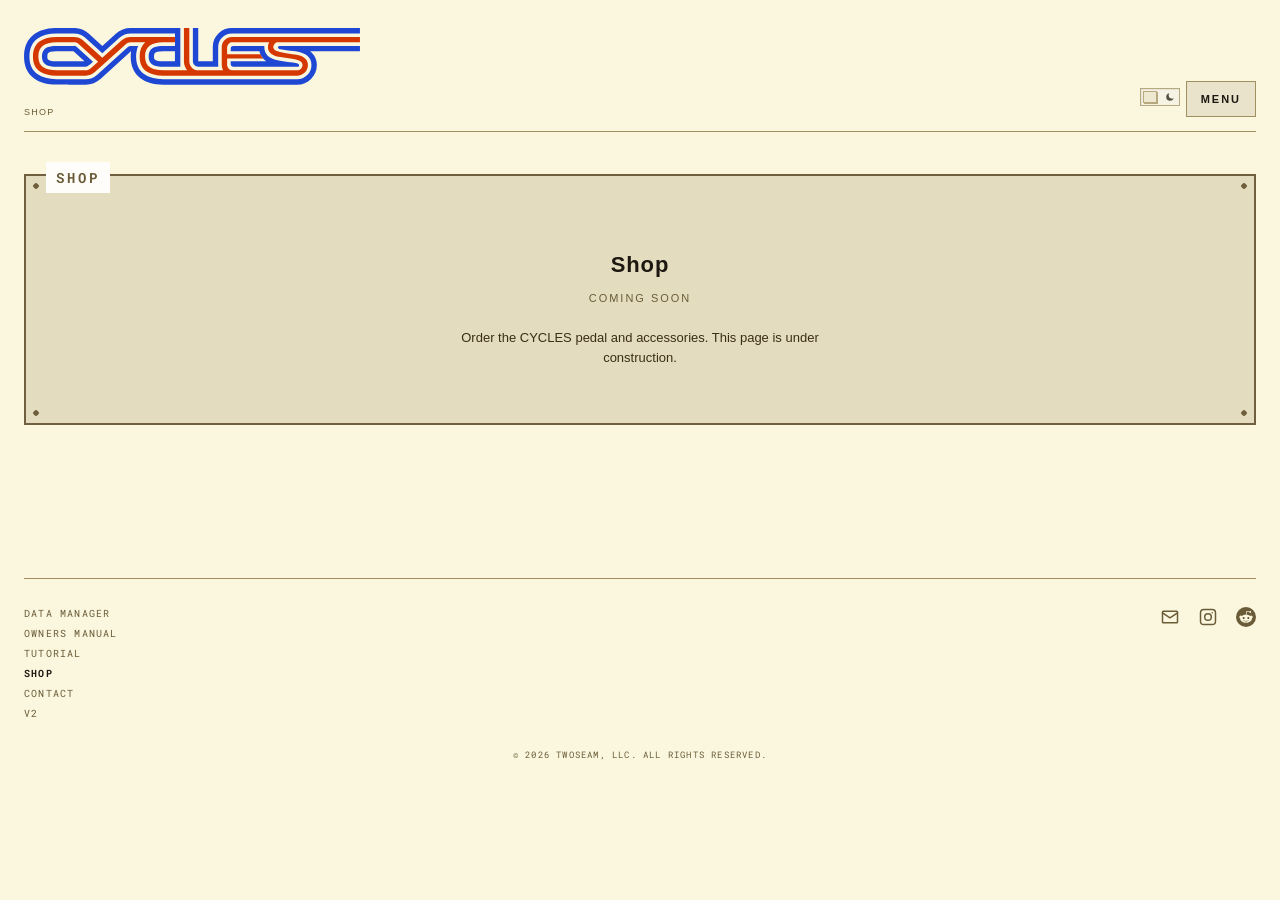
<file: shop.html>
<!DOCTYPE html>
<html lang="en">
<head>
    <meta charset="UTF-8">
    <meta name="viewport" content="width=device-width, initial-scale=1.0">
    <title>CYCLES — Shop</title>
    <link rel="icon" type="image/svg+xml" href="favicon.svg">
    <link rel="stylesheet" href="cycles-shared.css">
</head>
<body data-page="shop">
<div id="app">

<div id="header"></div>
<div id="menu-dropdown"></div>

<div class="module">
    <div class="module-code">Shop</div>
    <div class="placeholder-body">
        <div class="placeholder-title">Shop</div>
        <div class="placeholder-sub">Coming soon</div>
        <div class="placeholder-copy">
            Order the CYCLES pedal and accessories. This page is under construction.
        </div>
    </div>
</div>

<footer id="site-footer"></footer>

</div>

<script src="cycles-shared.js"></script>
</body>
</html>
</file>
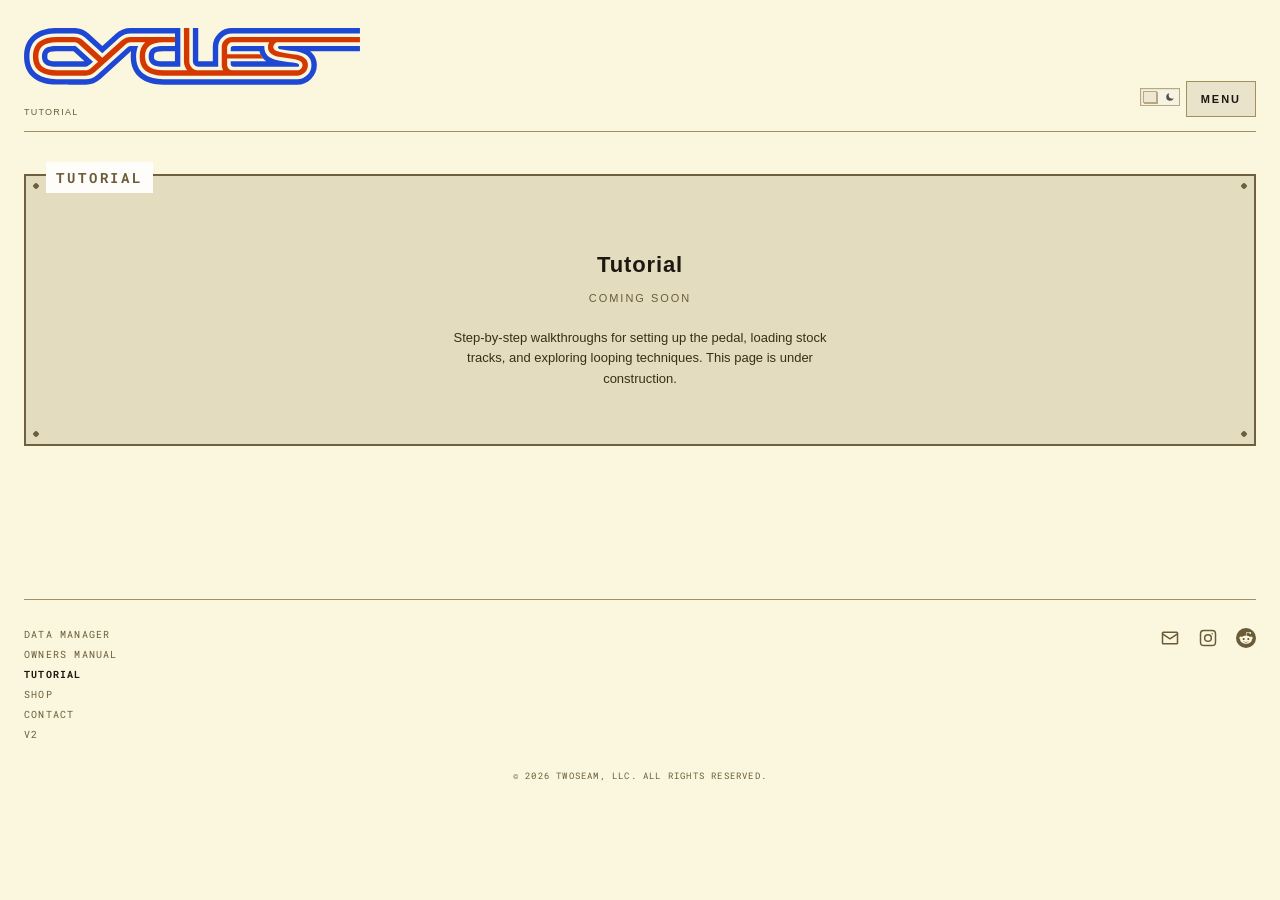
<file: tutorial.html>
<!DOCTYPE html>
<html lang="en">
<head>
    <meta charset="UTF-8">
    <meta name="viewport" content="width=device-width, initial-scale=1.0">
    <title>CYCLES — Tutorial</title>
    <link rel="icon" type="image/svg+xml" href="favicon.svg">
    <link rel="stylesheet" href="cycles-shared.css">
</head>
<body data-page="tutorial">
<div id="app">

<div id="header"></div>
<div id="menu-dropdown"></div>

<div class="module">
    <div class="module-code">Tutorial</div>
    <div class="placeholder-body">
        <div class="placeholder-title">Tutorial</div>
        <div class="placeholder-sub">Coming soon</div>
        <div class="placeholder-copy">
            Step-by-step walkthroughs for setting up the pedal, loading stock tracks,
            and exploring looping techniques. This page is under construction.
        </div>
    </div>
</div>

<footer id="site-footer"></footer>

</div>

<script src="cycles-shared.js"></script>
</body>
</html>
</file>
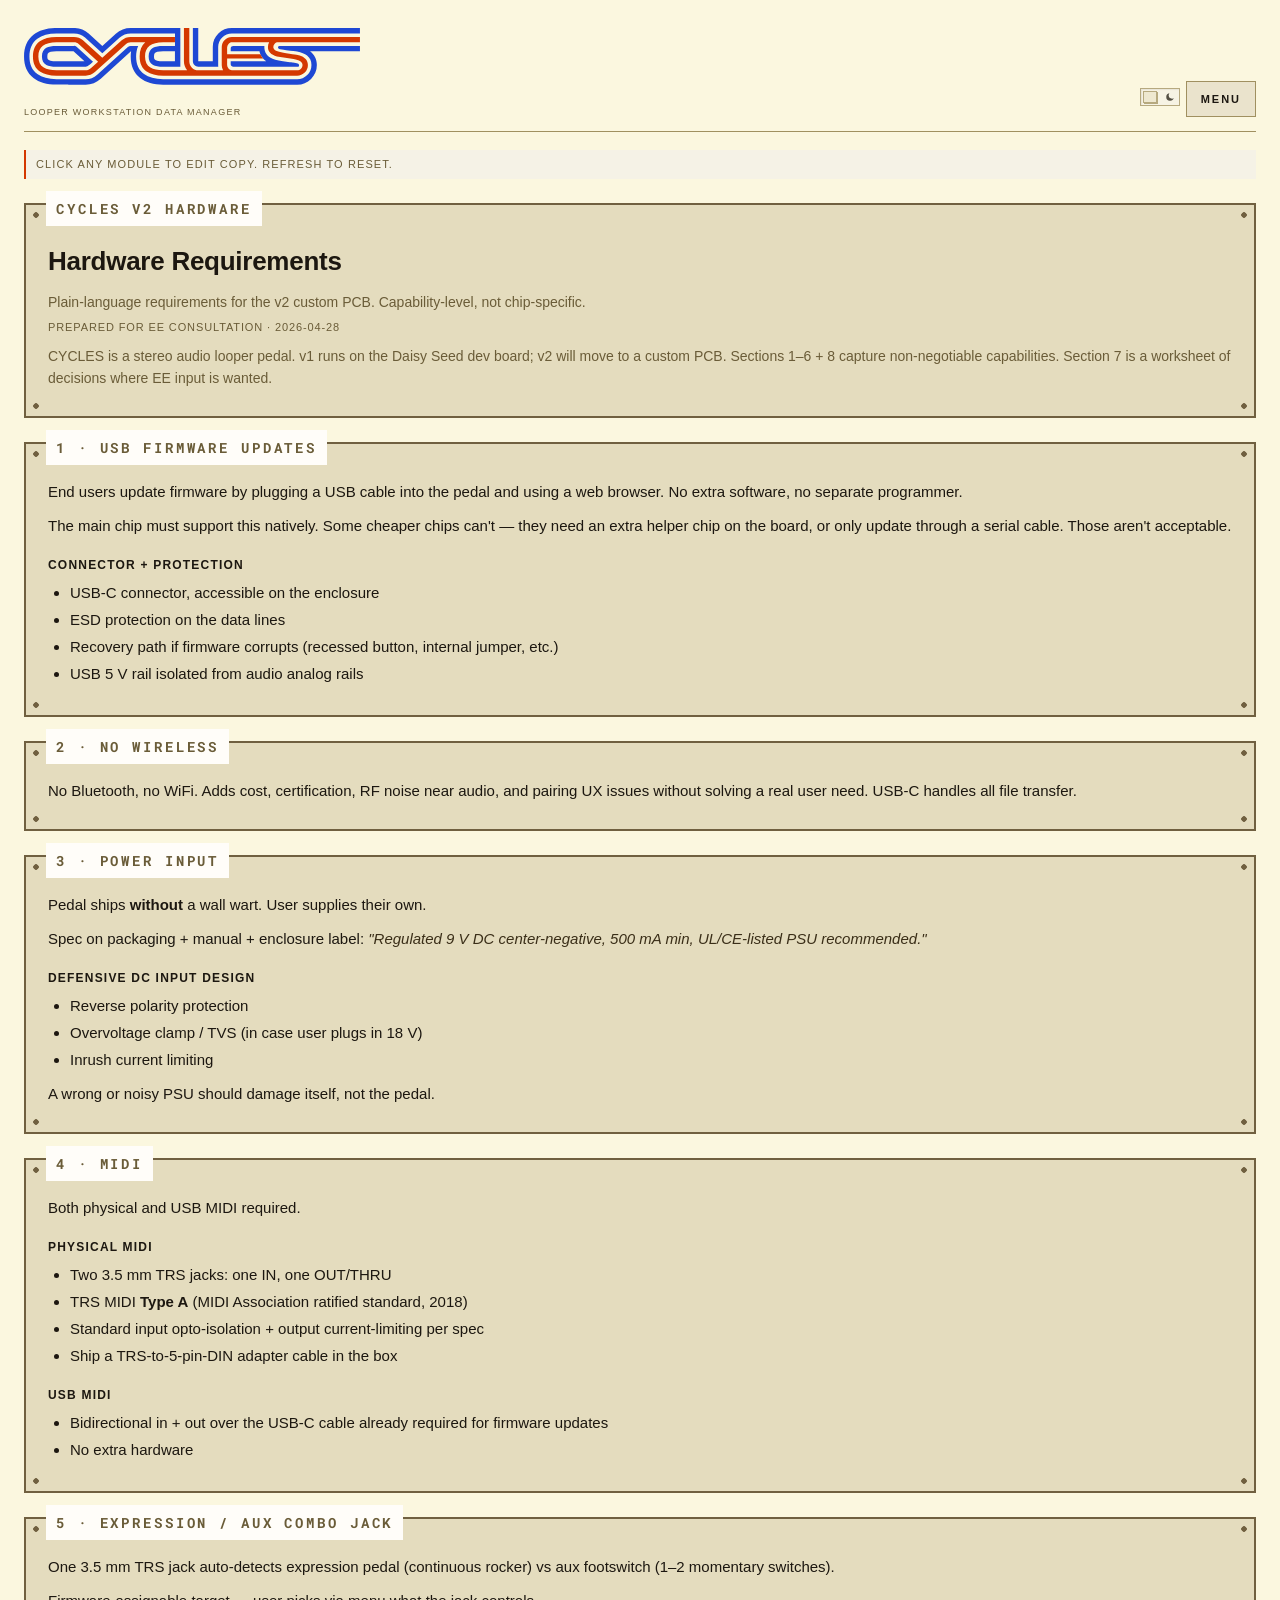
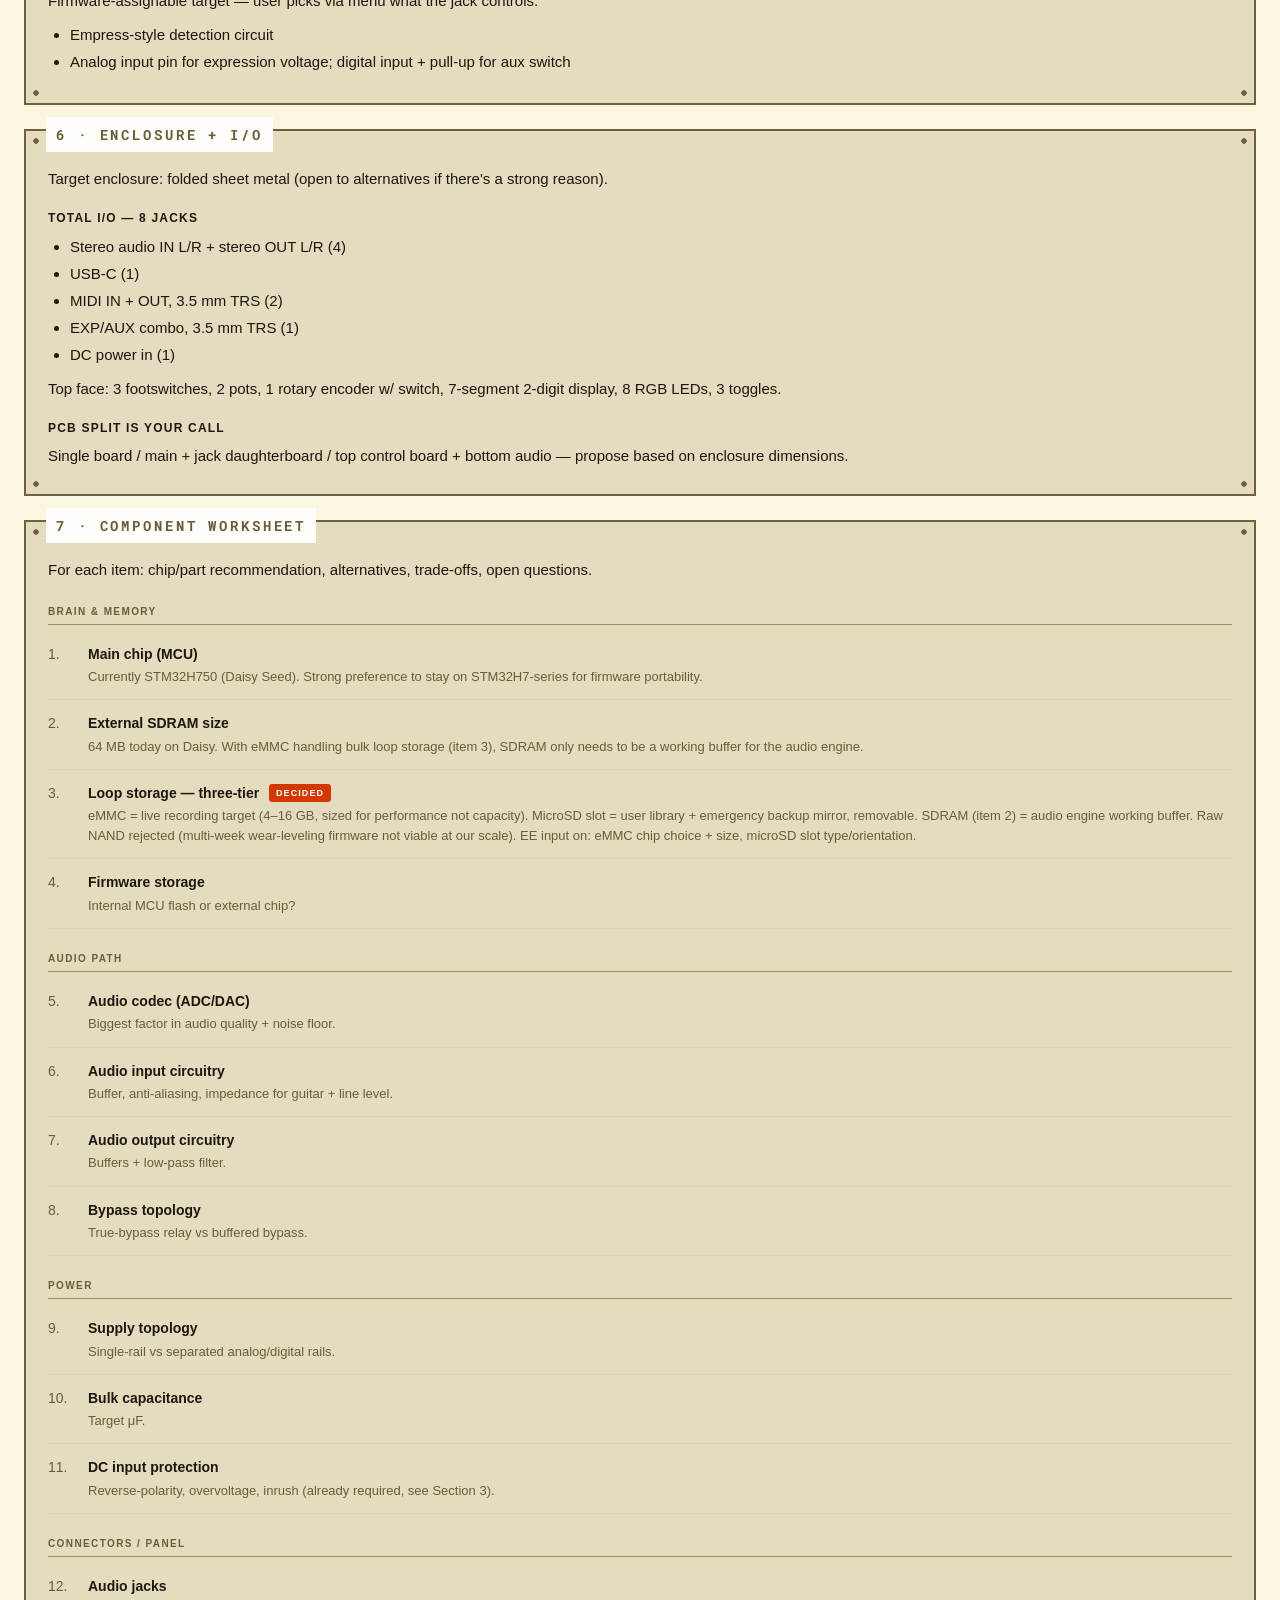
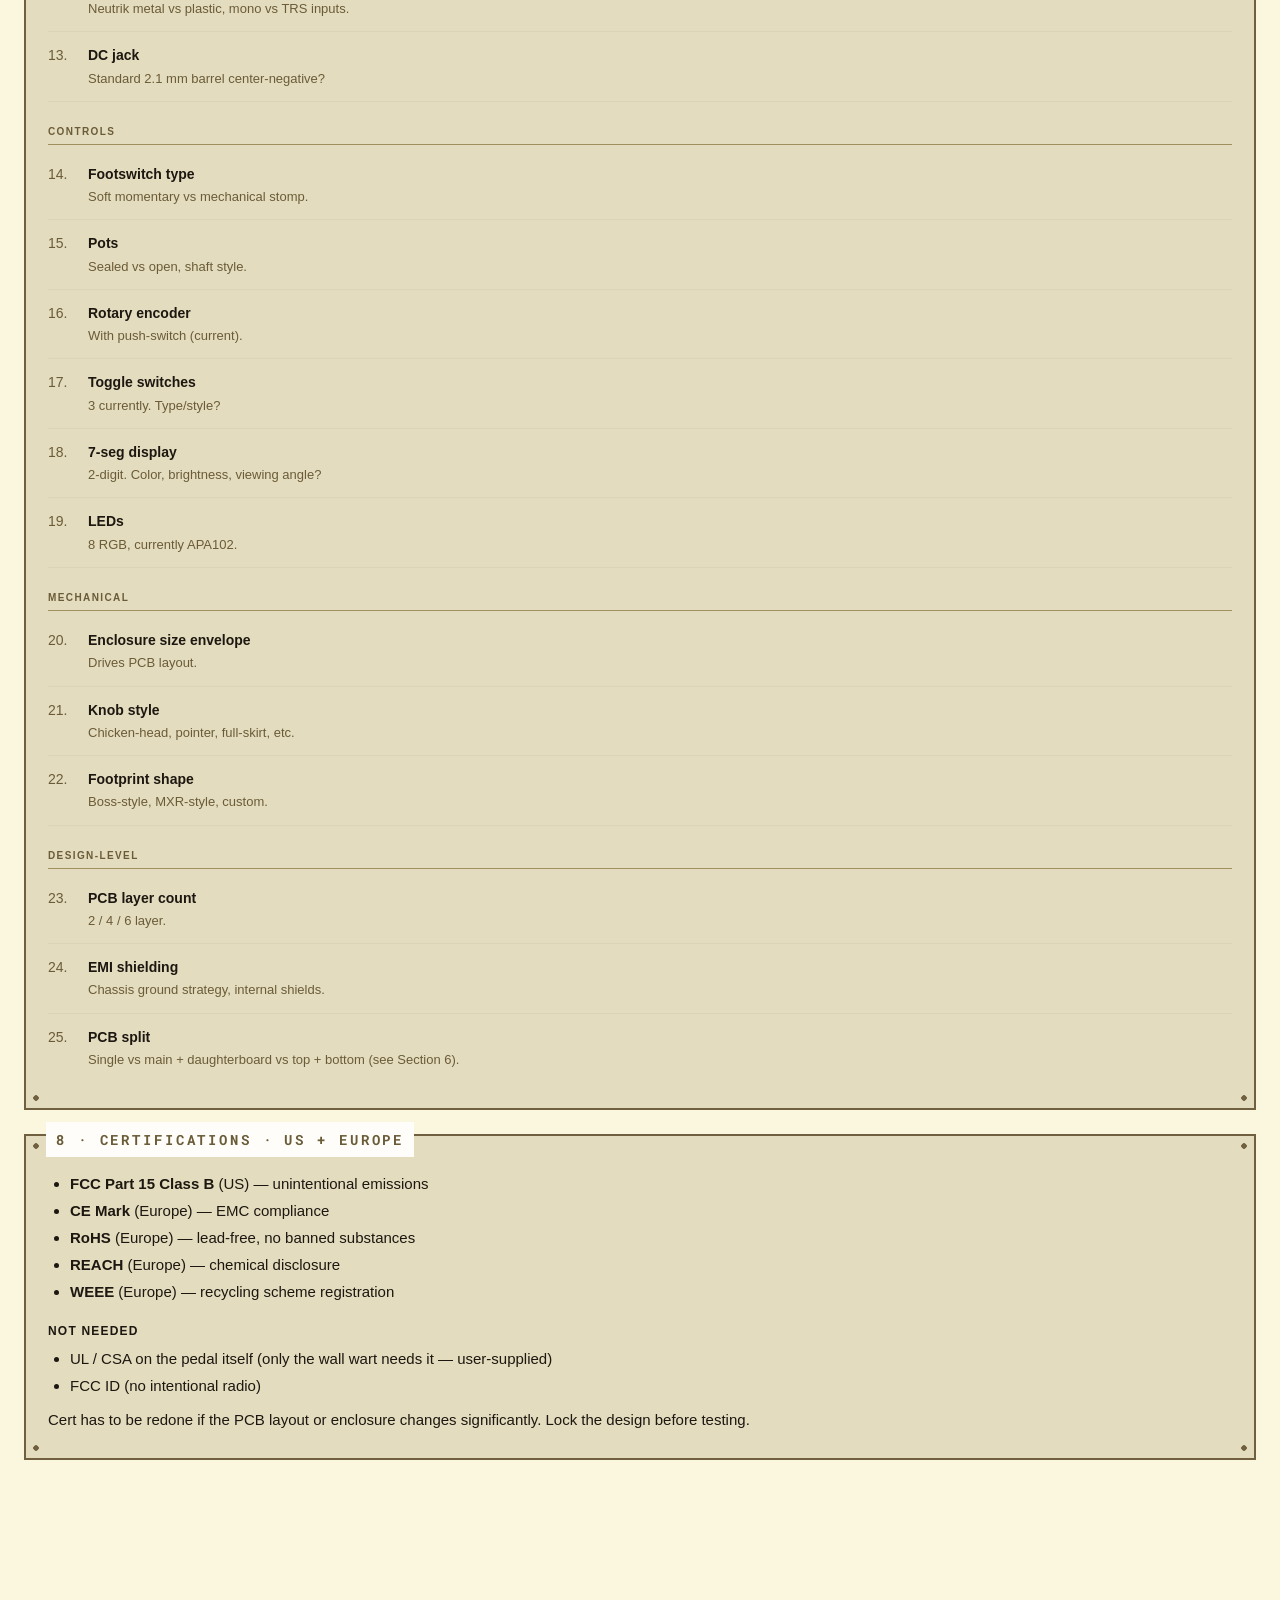
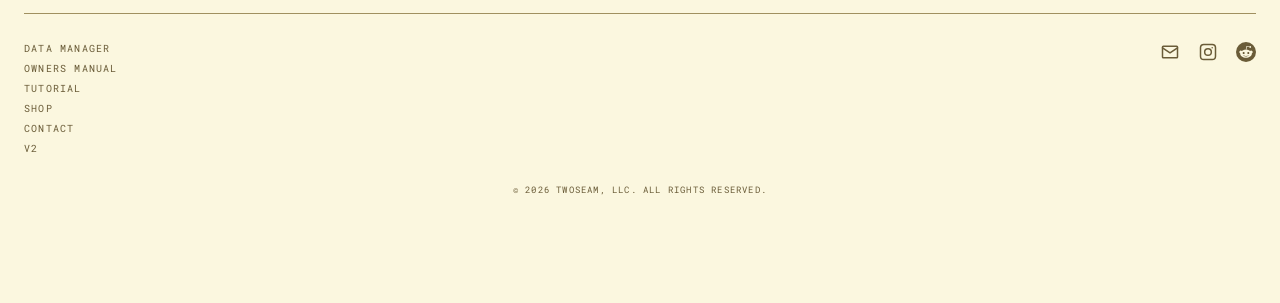
<file: v2-spec.html>
<!DOCTYPE html>
<html lang="en">
<head>
    <meta charset="UTF-8">
    <meta name="viewport" content="width=device-width, initial-scale=1.0">
    <title>CYCLES v2 — Hardware Requirements</title>
    <link rel="icon" type="image/svg+xml" href="favicon.svg">
    <link rel="stylesheet" href="cycles-shared.css">
    <style>
        .v2spec {
            font-family: -apple-system, BlinkMacSystemFont, "Segoe UI", Helvetica, Arial, sans-serif;
            font-size: 15px;
            line-height: 1.6;
            color: var(--fg);
        }

        .v2spec-header {
            margin-bottom: 8px;
        }
        .v2spec-header h1 {
            font-size: 26px;
            font-weight: 600;
            margin: 0 0 8px;
            letter-spacing: -0.01em;
        }
        .v2spec-header .v2spec-lede {
            font-size: 14px;
            color: var(--fg-muted);
            margin: 0 0 6px;
        }
        .v2spec-header .v2spec-date {
            font-size: 11px;
            color: var(--fg-muted);
            text-transform: uppercase;
            letter-spacing: 0.08em;
            margin: 0;
        }
        .v2spec-intro {
            margin: 0 0 8px;
            font-size: 14px;
            color: var(--fg-muted);
        }

        .v2spec h3 {
            font-size: 12px;
            font-weight: 700;
            margin: 18px 0 6px;
            color: var(--fg);
            text-transform: uppercase;
            letter-spacing: 0.1em;
        }
        .v2spec h3:first-child { margin-top: 0; }

        .v2spec p { margin: 0 0 10px; }
        .v2spec p:last-child { margin-bottom: 0; }
        .v2spec ul { margin: 0 0 10px; padding-left: 22px; }
        .v2spec ul:last-child { margin-bottom: 0; }
        .v2spec li { margin-bottom: 3px; }
        .v2spec strong { font-weight: 600; }
        .v2spec em { font-style: italic; color: var(--fg-dim); }

        .v2spec-decided {
            display: inline-block;
            background: var(--brand-red);
            color: #fff;
            font-size: 9px;
            font-weight: 700;
            text-transform: uppercase;
            letter-spacing: 0.12em;
            padding: 2px 7px;
            border-radius: 3px;
            margin-left: 6px;
            vertical-align: 2px;
        }

        /* Worksheet rows inside the worksheet module. */
        .v2spec-ws-cat {
            font-size: 10px;
            font-weight: 700;
            text-transform: uppercase;
            letter-spacing: 0.14em;
            color: var(--fg-muted);
            margin: 22px 0 6px;
            padding-bottom: 4px;
            border-bottom: 1px solid var(--border);
        }
        .v2spec-ws-cat:first-child { margin-top: 0; }
        .v2spec-ws-row {
            display: grid;
            grid-template-columns: 28px 1fr;
            gap: 4px 12px;
            padding: 12px 0;
            border-bottom: 1px solid var(--border-subtle, var(--border));
        }
        .v2spec-ws-row:last-child { border-bottom: none; }
        .v2spec-ws-num {
            font-variant-numeric: tabular-nums;
            color: var(--fg-muted);
            font-weight: 500;
            font-size: 14px;
        }
        .v2spec-ws-body { min-width: 0; }
        .v2spec-ws-title {
            font-weight: 600;
            font-size: 14px;
            margin-bottom: 2px;
        }
        .v2spec-ws-context {
            font-size: 13px;
            color: var(--fg-muted);
            margin: 0;
            line-height: 1.55;
        }

        /* Editable modules — click anywhere inside a module to edit
           the copy. Refresh resets everything (intentional — scratch
           pad, not a persistent editor). */
        .v2spec .module[contenteditable="true"] {
            cursor: text;
        }
        .v2spec .module[contenteditable="true"]:focus,
        .v2spec .module[contenteditable="true"]:focus-within {
            outline: 2px solid var(--brand-red);
            outline-offset: 3px;
        }
        .v2spec-edit-hint {
            font-size: 11px;
            color: var(--fg-muted);
            text-transform: uppercase;
            letter-spacing: 0.1em;
            margin: 0 0 14px;
            padding: 6px 10px;
            border-left: 2px solid var(--brand-red);
            background: var(--bg-inset, transparent);
        }

        @media print {
            body { background: white !important; }
            #header, #menu-dropdown, #site-footer { display: none !important; }
            #app { max-width: none; padding: 0; }
            .v2spec-edit-hint { display: none !important; }
            .v2spec .module { page-break-inside: avoid; outline: none !important; }
            .v2spec-ws-row { page-break-inside: avoid; }
        }
    </style>
</head>
<body data-page="v2-spec">
<div id="app">

<div id="header"></div>
<div id="menu-dropdown"></div>

<article class="v2spec">

    <p class="v2spec-edit-hint">Click any module to edit copy. Refresh to reset.</p>

    <div class="module">
        <div class="module-code">CYCLES v2 Hardware</div>
        <div class="v2spec-header">
            <h1>Hardware Requirements</h1>
            <p class="v2spec-lede">Plain-language requirements for the v2 custom PCB. Capability-level, not chip-specific.</p>
            <p class="v2spec-date">Prepared for EE consultation · 2026-04-28</p>
        </div>
        <p class="v2spec-intro">CYCLES is a stereo audio looper pedal. v1 runs on the Daisy Seed dev board; v2 will move to a custom PCB. Sections 1–6 + 8 capture non-negotiable capabilities. Section 7 is a worksheet of decisions where EE input is wanted.</p>
    </div>


    <div class="module">
        <div class="module-code">1 · USB Firmware Updates</div>
        <p>End users update firmware by plugging a USB cable into the pedal and using a web browser. No extra software, no separate programmer.</p>
        <p>The main chip must support this natively. Some cheaper chips can't — they need an extra helper chip on the board, or only update through a serial cable. Those aren't acceptable.</p>
        <h3>Connector + protection</h3>
        <ul>
            <li>USB-C connector, accessible on the enclosure</li>
            <li>ESD protection on the data lines</li>
            <li>Recovery path if firmware corrupts (recessed button, internal jumper, etc.)</li>
            <li>USB 5 V rail isolated from audio analog rails</li>
        </ul>
    </div>


    <div class="module">
        <div class="module-code">2 · No Wireless</div>
        <p>No Bluetooth, no WiFi. Adds cost, certification, RF noise near audio, and pairing UX issues without solving a real user need. USB-C handles all file transfer.</p>
    </div>


    <div class="module">
        <div class="module-code">3 · Power Input</div>
        <p>Pedal ships <strong>without</strong> a wall wart. User supplies their own.</p>
        <p>Spec on packaging + manual + enclosure label: <em>"Regulated 9 V DC center-negative, 500 mA min, UL/CE-listed PSU recommended."</em></p>
        <h3>Defensive DC input design</h3>
        <ul>
            <li>Reverse polarity protection</li>
            <li>Overvoltage clamp / TVS (in case user plugs in 18 V)</li>
            <li>Inrush current limiting</li>
        </ul>
        <p>A wrong or noisy PSU should damage itself, not the pedal.</p>
    </div>


    <div class="module">
        <div class="module-code">4 · MIDI</div>
        <p>Both physical and USB MIDI required.</p>
        <h3>Physical MIDI</h3>
        <ul>
            <li>Two 3.5 mm TRS jacks: one IN, one OUT/THRU</li>
            <li>TRS MIDI <strong>Type A</strong> (MIDI Association ratified standard, 2018)</li>
            <li>Standard input opto-isolation + output current-limiting per spec</li>
            <li>Ship a TRS-to-5-pin-DIN adapter cable in the box</li>
        </ul>
        <h3>USB MIDI</h3>
        <ul>
            <li>Bidirectional in + out over the USB-C cable already required for firmware updates</li>
            <li>No extra hardware</li>
        </ul>
    </div>


    <div class="module">
        <div class="module-code">5 · Expression / Aux Combo Jack</div>
        <p>One 3.5 mm TRS jack auto-detects expression pedal (continuous rocker) vs aux footswitch (1–2 momentary switches).</p>
        <p>Firmware-assignable target — user picks via menu what the jack controls.</p>
        <ul>
            <li>Empress-style detection circuit</li>
            <li>Analog input pin for expression voltage; digital input + pull-up for aux switch</li>
        </ul>
    </div>


    <div class="module">
        <div class="module-code">6 · Enclosure + I/O</div>
        <p>Target enclosure: folded sheet metal (open to alternatives if there's a strong reason).</p>
        <h3>Total I/O — 8 jacks</h3>
        <ul>
            <li>Stereo audio IN L/R + stereo OUT L/R (4)</li>
            <li>USB-C (1)</li>
            <li>MIDI IN + OUT, 3.5 mm TRS (2)</li>
            <li>EXP/AUX combo, 3.5 mm TRS (1)</li>
            <li>DC power in (1)</li>
        </ul>
        <p>Top face: 3 footswitches, 2 pots, 1 rotary encoder w/ switch, 7-segment 2-digit display, 8 RGB LEDs, 3 toggles.</p>
        <h3>PCB split is your call</h3>
        <p>Single board / main + jack daughterboard / top control board + bottom audio — propose based on enclosure dimensions.</p>
    </div>


    <div class="module">
        <div class="module-code">7 · Component Worksheet</div>
        <p>For each item: chip/part recommendation, alternatives, trade-offs, open questions.</p>

        <div class="v2spec-ws-cat">Brain &amp; memory</div>

        <div class="v2spec-ws-row">
            <div class="v2spec-ws-num">1.</div>
            <div class="v2spec-ws-body">
                <div class="v2spec-ws-title">Main chip (MCU)</div>
                <p class="v2spec-ws-context">Currently STM32H750 (Daisy Seed). Strong preference to stay on STM32H7-series for firmware portability.</p>
            </div>
        </div>

        <div class="v2spec-ws-row">
            <div class="v2spec-ws-num">2.</div>
            <div class="v2spec-ws-body">
                <div class="v2spec-ws-title">External SDRAM size</div>
                <p class="v2spec-ws-context">64 MB today on Daisy. With eMMC handling bulk loop storage (item 3), SDRAM only needs to be a working buffer for the audio engine.</p>
            </div>
        </div>

        <div class="v2spec-ws-row">
            <div class="v2spec-ws-num">3.</div>
            <div class="v2spec-ws-body">
                <div class="v2spec-ws-title">Loop storage — three-tier <span class="v2spec-decided">Decided</span></div>
                <p class="v2spec-ws-context">eMMC = live recording target (4–16 GB, sized for performance not capacity). MicroSD slot = user library + emergency backup mirror, removable. SDRAM (item 2) = audio engine working buffer. Raw NAND rejected (multi-week wear-leveling firmware not viable at our scale). EE input on: eMMC chip choice + size, microSD slot type/orientation.</p>
            </div>
        </div>

        <div class="v2spec-ws-row">
            <div class="v2spec-ws-num">4.</div>
            <div class="v2spec-ws-body">
                <div class="v2spec-ws-title">Firmware storage</div>
                <p class="v2spec-ws-context">Internal MCU flash or external chip?</p>
            </div>
        </div>

        <div class="v2spec-ws-cat">Audio path</div>

        <div class="v2spec-ws-row">
            <div class="v2spec-ws-num">5.</div>
            <div class="v2spec-ws-body">
                <div class="v2spec-ws-title">Audio codec (ADC/DAC)</div>
                <p class="v2spec-ws-context">Biggest factor in audio quality + noise floor.</p>
            </div>
        </div>

        <div class="v2spec-ws-row">
            <div class="v2spec-ws-num">6.</div>
            <div class="v2spec-ws-body">
                <div class="v2spec-ws-title">Audio input circuitry</div>
                <p class="v2spec-ws-context">Buffer, anti-aliasing, impedance for guitar + line level.</p>
            </div>
        </div>

        <div class="v2spec-ws-row">
            <div class="v2spec-ws-num">7.</div>
            <div class="v2spec-ws-body">
                <div class="v2spec-ws-title">Audio output circuitry</div>
                <p class="v2spec-ws-context">Buffers + low-pass filter.</p>
            </div>
        </div>

        <div class="v2spec-ws-row">
            <div class="v2spec-ws-num">8.</div>
            <div class="v2spec-ws-body">
                <div class="v2spec-ws-title">Bypass topology</div>
                <p class="v2spec-ws-context">True-bypass relay vs buffered bypass.</p>
            </div>
        </div>

        <div class="v2spec-ws-cat">Power</div>

        <div class="v2spec-ws-row">
            <div class="v2spec-ws-num">9.</div>
            <div class="v2spec-ws-body">
                <div class="v2spec-ws-title">Supply topology</div>
                <p class="v2spec-ws-context">Single-rail vs separated analog/digital rails.</p>
            </div>
        </div>

        <div class="v2spec-ws-row">
            <div class="v2spec-ws-num">10.</div>
            <div class="v2spec-ws-body">
                <div class="v2spec-ws-title">Bulk capacitance</div>
                <p class="v2spec-ws-context">Target μF.</p>
            </div>
        </div>

        <div class="v2spec-ws-row">
            <div class="v2spec-ws-num">11.</div>
            <div class="v2spec-ws-body">
                <div class="v2spec-ws-title">DC input protection</div>
                <p class="v2spec-ws-context">Reverse-polarity, overvoltage, inrush (already required, see Section 3).</p>
            </div>
        </div>

        <div class="v2spec-ws-cat">Connectors / panel</div>

        <div class="v2spec-ws-row">
            <div class="v2spec-ws-num">12.</div>
            <div class="v2spec-ws-body">
                <div class="v2spec-ws-title">Audio jacks</div>
                <p class="v2spec-ws-context">Neutrik metal vs plastic, mono vs TRS inputs.</p>
            </div>
        </div>

        <div class="v2spec-ws-row">
            <div class="v2spec-ws-num">13.</div>
            <div class="v2spec-ws-body">
                <div class="v2spec-ws-title">DC jack</div>
                <p class="v2spec-ws-context">Standard 2.1 mm barrel center-negative?</p>
            </div>
        </div>

        <div class="v2spec-ws-cat">Controls</div>

        <div class="v2spec-ws-row">
            <div class="v2spec-ws-num">14.</div>
            <div class="v2spec-ws-body">
                <div class="v2spec-ws-title">Footswitch type</div>
                <p class="v2spec-ws-context">Soft momentary vs mechanical stomp.</p>
            </div>
        </div>

        <div class="v2spec-ws-row">
            <div class="v2spec-ws-num">15.</div>
            <div class="v2spec-ws-body">
                <div class="v2spec-ws-title">Pots</div>
                <p class="v2spec-ws-context">Sealed vs open, shaft style.</p>
            </div>
        </div>

        <div class="v2spec-ws-row">
            <div class="v2spec-ws-num">16.</div>
            <div class="v2spec-ws-body">
                <div class="v2spec-ws-title">Rotary encoder</div>
                <p class="v2spec-ws-context">With push-switch (current).</p>
            </div>
        </div>

        <div class="v2spec-ws-row">
            <div class="v2spec-ws-num">17.</div>
            <div class="v2spec-ws-body">
                <div class="v2spec-ws-title">Toggle switches</div>
                <p class="v2spec-ws-context">3 currently. Type/style?</p>
            </div>
        </div>

        <div class="v2spec-ws-row">
            <div class="v2spec-ws-num">18.</div>
            <div class="v2spec-ws-body">
                <div class="v2spec-ws-title">7-seg display</div>
                <p class="v2spec-ws-context">2-digit. Color, brightness, viewing angle?</p>
            </div>
        </div>

        <div class="v2spec-ws-row">
            <div class="v2spec-ws-num">19.</div>
            <div class="v2spec-ws-body">
                <div class="v2spec-ws-title">LEDs</div>
                <p class="v2spec-ws-context">8 RGB, currently APA102.</p>
            </div>
        </div>

        <div class="v2spec-ws-cat">Mechanical</div>

        <div class="v2spec-ws-row">
            <div class="v2spec-ws-num">20.</div>
            <div class="v2spec-ws-body">
                <div class="v2spec-ws-title">Enclosure size envelope</div>
                <p class="v2spec-ws-context">Drives PCB layout.</p>
            </div>
        </div>

        <div class="v2spec-ws-row">
            <div class="v2spec-ws-num">21.</div>
            <div class="v2spec-ws-body">
                <div class="v2spec-ws-title">Knob style</div>
                <p class="v2spec-ws-context">Chicken-head, pointer, full-skirt, etc.</p>
            </div>
        </div>

        <div class="v2spec-ws-row">
            <div class="v2spec-ws-num">22.</div>
            <div class="v2spec-ws-body">
                <div class="v2spec-ws-title">Footprint shape</div>
                <p class="v2spec-ws-context">Boss-style, MXR-style, custom.</p>
            </div>
        </div>

        <div class="v2spec-ws-cat">Design-level</div>

        <div class="v2spec-ws-row">
            <div class="v2spec-ws-num">23.</div>
            <div class="v2spec-ws-body">
                <div class="v2spec-ws-title">PCB layer count</div>
                <p class="v2spec-ws-context">2 / 4 / 6 layer.</p>
            </div>
        </div>

        <div class="v2spec-ws-row">
            <div class="v2spec-ws-num">24.</div>
            <div class="v2spec-ws-body">
                <div class="v2spec-ws-title">EMI shielding</div>
                <p class="v2spec-ws-context">Chassis ground strategy, internal shields.</p>
            </div>
        </div>

        <div class="v2spec-ws-row">
            <div class="v2spec-ws-num">25.</div>
            <div class="v2spec-ws-body">
                <div class="v2spec-ws-title">PCB split</div>
                <p class="v2spec-ws-context">Single vs main + daughterboard vs top + bottom (see Section 6).</p>
            </div>
        </div>
    </div>


    <div class="module">
        <div class="module-code">8 · Certifications · US + Europe</div>
        <ul>
            <li><strong>FCC Part 15 Class B</strong> (US) — unintentional emissions</li>
            <li><strong>CE Mark</strong> (Europe) — EMC compliance</li>
            <li><strong>RoHS</strong> (Europe) — lead-free, no banned substances</li>
            <li><strong>REACH</strong> (Europe) — chemical disclosure</li>
            <li><strong>WEEE</strong> (Europe) — recycling scheme registration</li>
        </ul>
        <h3>Not needed</h3>
        <ul>
            <li>UL / CSA on the pedal itself (only the wall wart needs it — user-supplied)</li>
            <li>FCC ID (no intentional radio)</li>
        </ul>
        <p>Cert has to be redone if the PCB layout or enclosure changes significantly. Lock the design before testing.</p>
    </div>

</article>

<footer id="site-footer"></footer>

</div>

<script src="cycles-shared.js"></script>
</body>
</html>
</file>
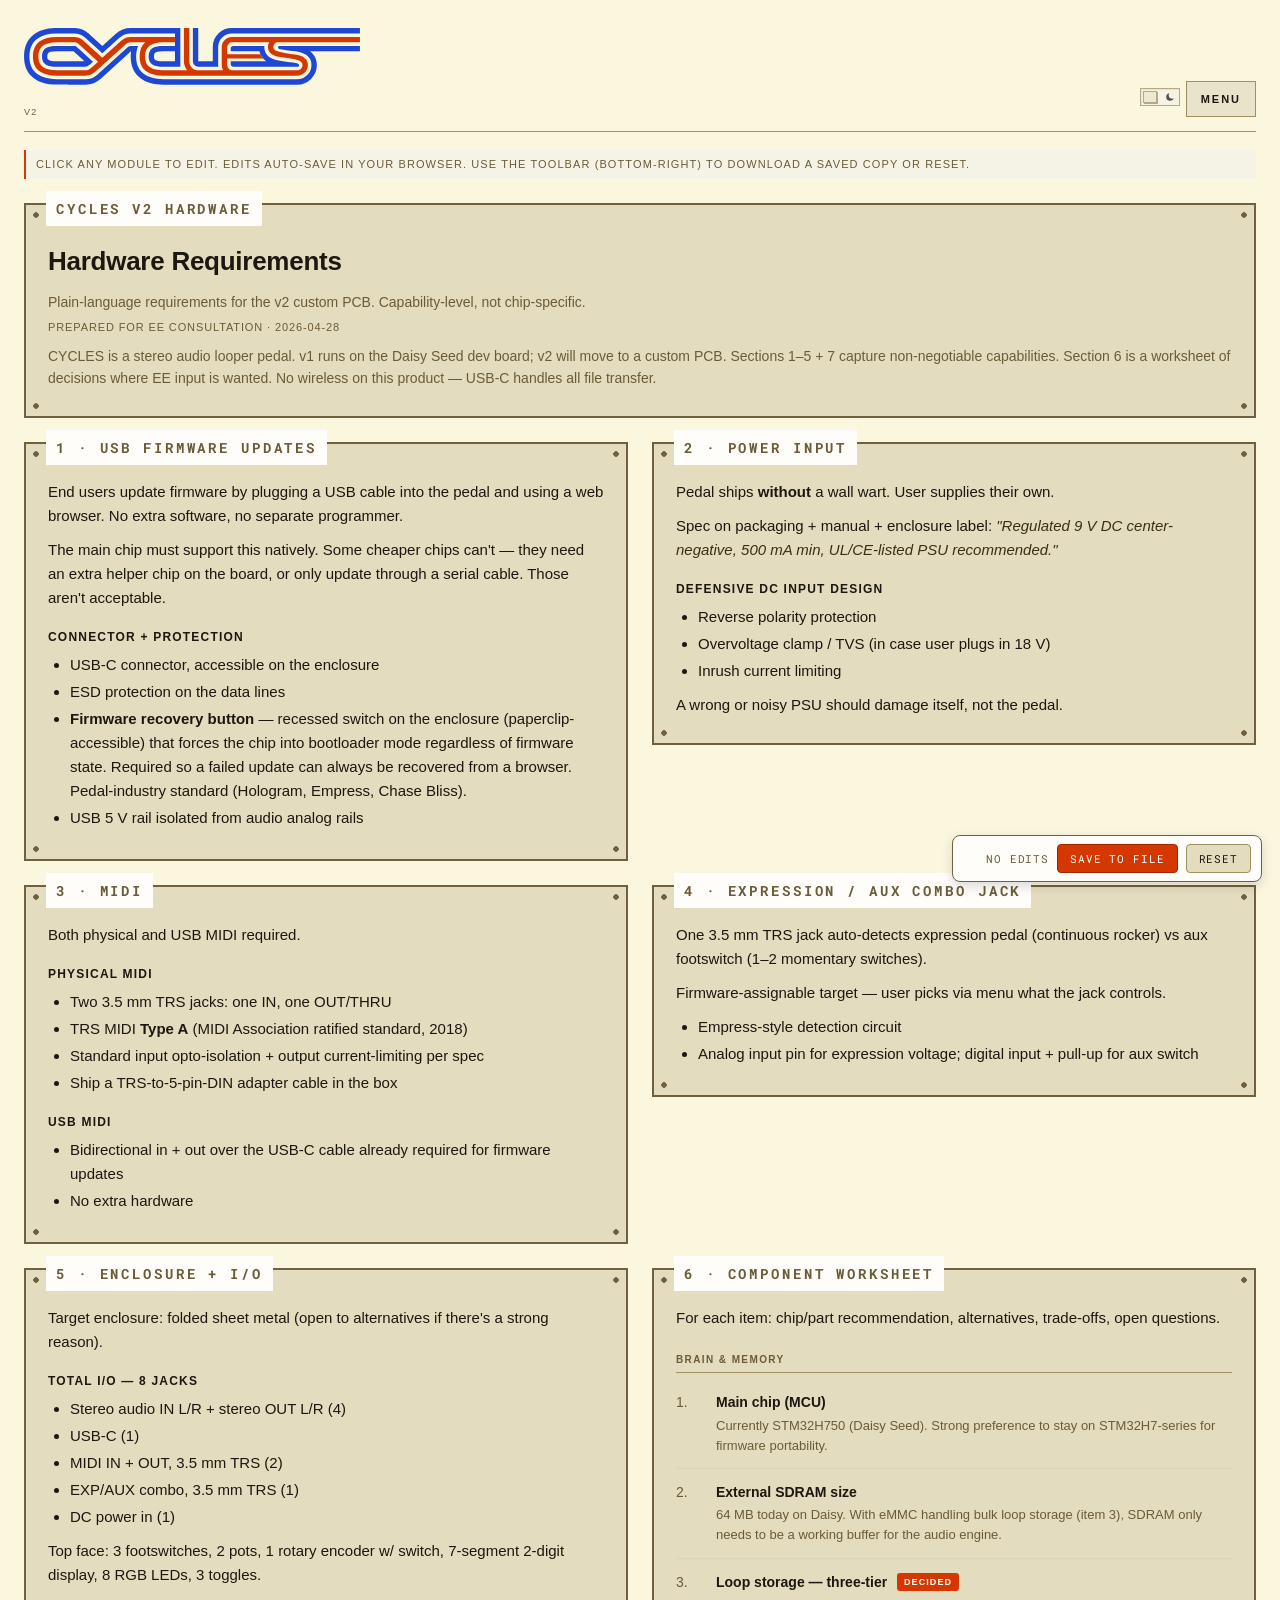
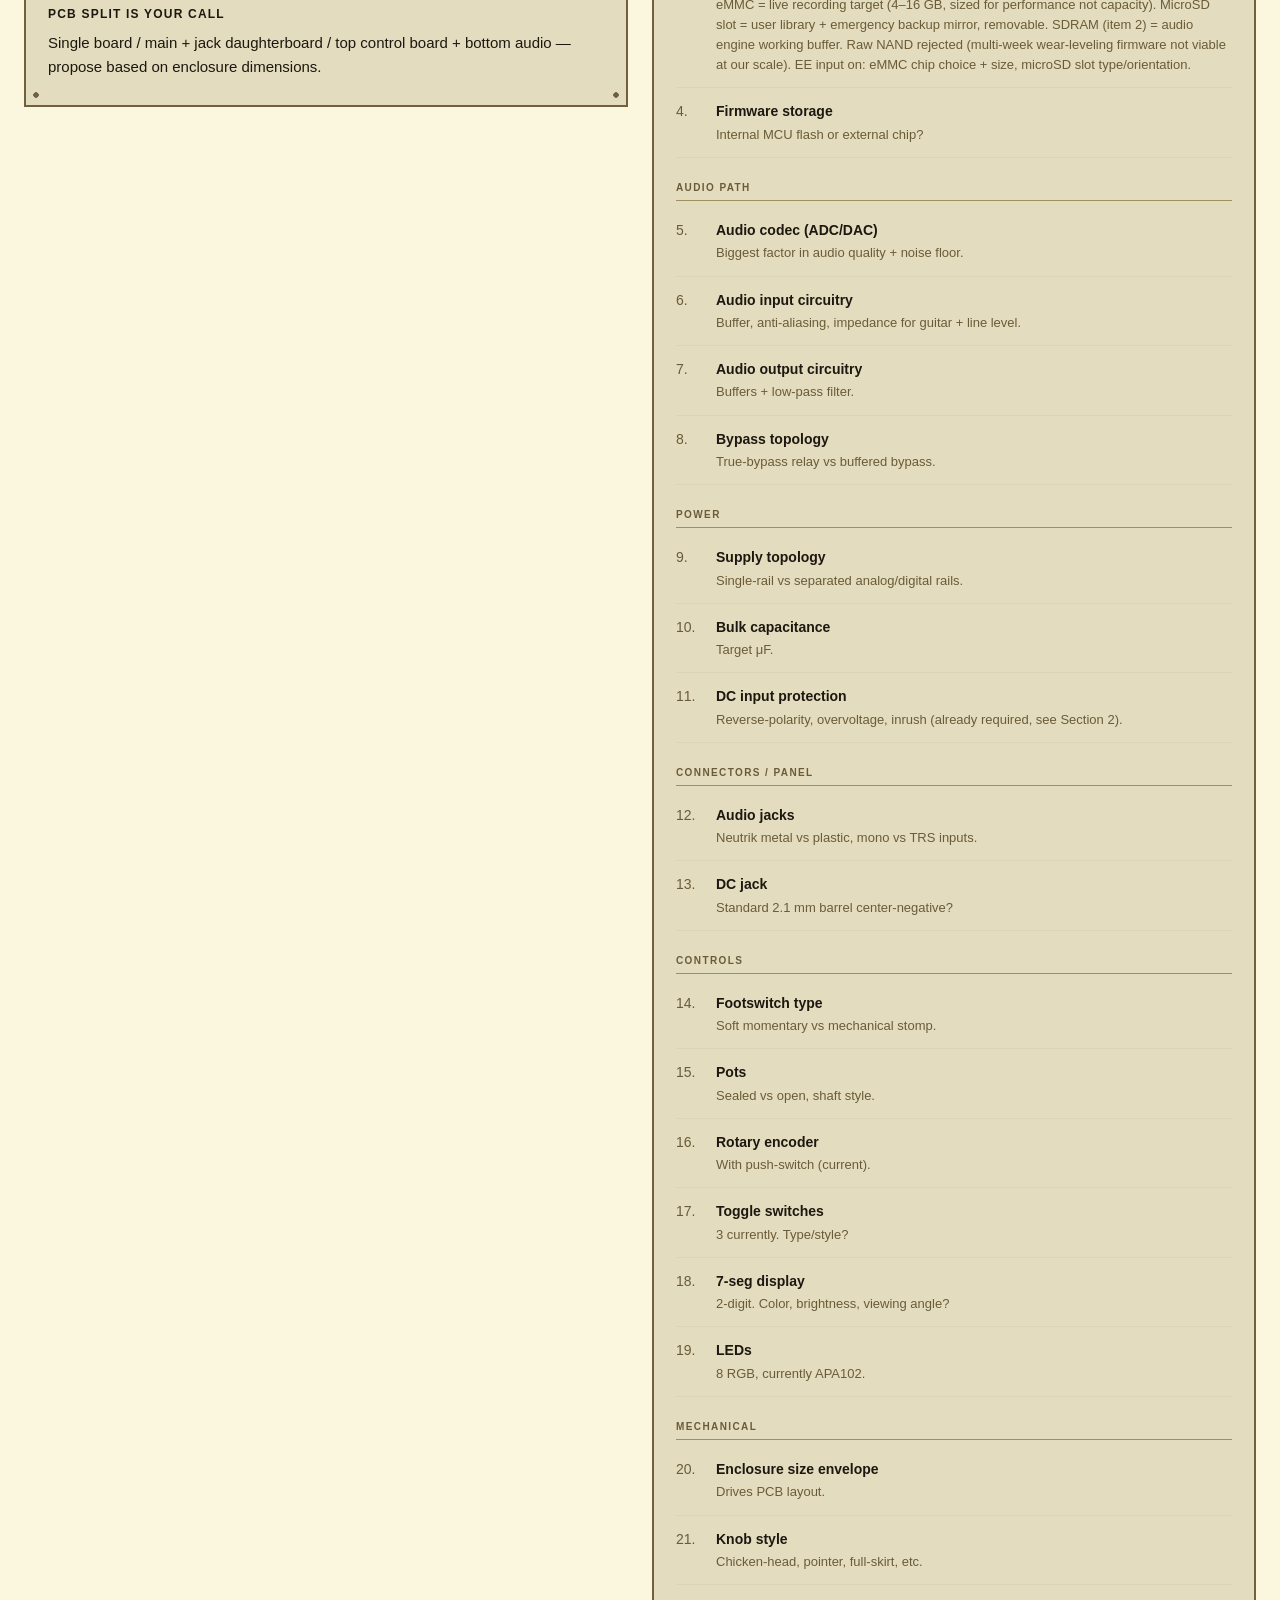
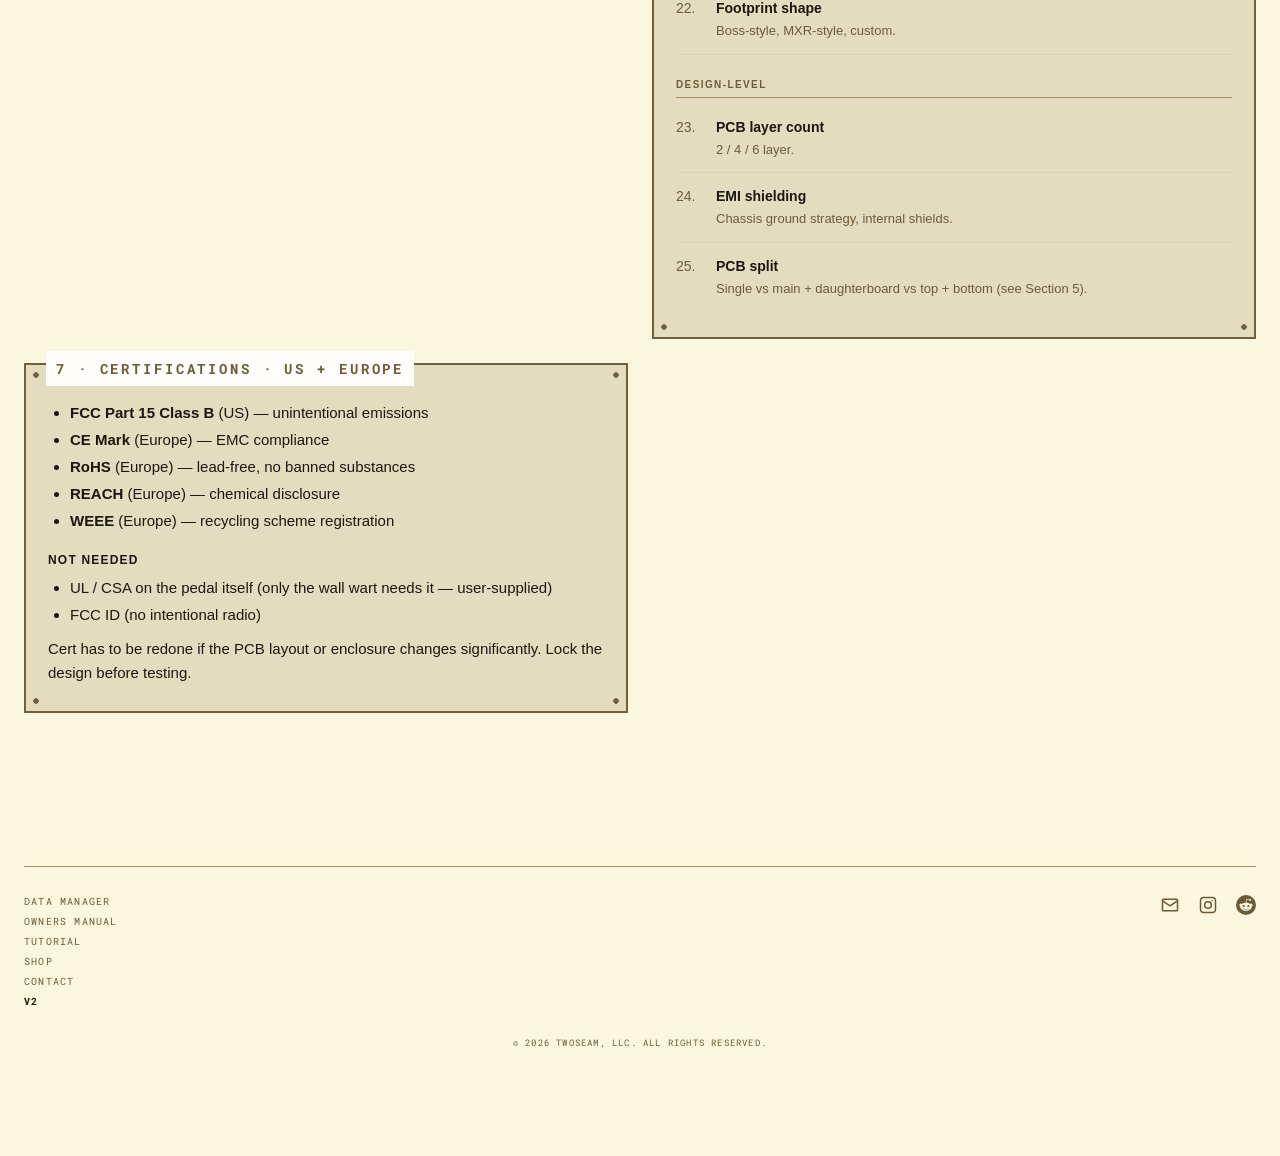
<file: v2.html>
<!DOCTYPE html>
<html lang="en">
<head>
    <meta charset="UTF-8">
    <meta name="viewport" content="width=device-width, initial-scale=1.0">
    <title>CYCLES — v2</title>
    <link rel="icon" type="image/svg+xml" href="favicon.svg">
    <link rel="stylesheet" href="cycles-shared.css">
    <style>
        .v2spec {
            font-family: -apple-system, BlinkMacSystemFont, "Segoe UI", Helvetica, Arial, sans-serif;
            font-size: 15px;
            line-height: 1.6;
            color: var(--fg);
        }

        .v2spec-header {
            margin-bottom: 8px;
        }
        .v2spec-header h1 {
            font-size: 26px;
            font-weight: 600;
            margin: 0 0 8px;
            letter-spacing: -0.01em;
        }
        .v2spec-header .v2spec-lede {
            font-size: 14px;
            color: var(--fg-muted);
            margin: 0 0 6px;
        }
        .v2spec-header .v2spec-date {
            font-size: 11px;
            color: var(--fg-muted);
            text-transform: uppercase;
            letter-spacing: 0.08em;
            margin: 0;
        }
        .v2spec-intro {
            margin: 0 0 8px;
            font-size: 14px;
            color: var(--fg-muted);
        }

        .v2spec h3 {
            font-size: 12px;
            font-weight: 700;
            margin: 18px 0 6px;
            color: var(--fg);
            text-transform: uppercase;
            letter-spacing: 0.1em;
        }
        .v2spec h3:first-child { margin-top: 0; }

        .v2spec p { margin: 0 0 10px; }
        .v2spec p:last-child { margin-bottom: 0; }
        .v2spec ul { margin: 0 0 10px; padding-left: 22px; }
        .v2spec ul:last-child { margin-bottom: 0; }
        .v2spec li { margin-bottom: 3px; }
        .v2spec strong { font-weight: 600; }
        .v2spec em { font-style: italic; color: var(--fg-dim); }

        /* Two-column grid for sections 1–7 below the full-width
           header module. Single column under 900 px; 2-col with dense
           auto-flow above so the tall worksheet doesn't strand its
           neighbour with a gap. */
        .v2spec-grid {
            display: grid;
            grid-template-columns: 1fr;
            gap: 24px;
            align-items: start;
            margin-top: 24px;
        }
        @media (min-width: 900px) {
            .v2spec-grid {
                grid-template-columns: 1fr 1fr;
                grid-auto-flow: dense;
            }
        }
        .v2spec-grid > .module {
            margin: 0;
        }

        .v2spec-decided {
            display: inline-block;
            background: var(--brand-red);
            color: #fff;
            font-size: 9px;
            font-weight: 700;
            text-transform: uppercase;
            letter-spacing: 0.12em;
            padding: 2px 7px;
            border-radius: 3px;
            margin-left: 6px;
            vertical-align: 2px;
        }

        /* Worksheet rows inside the worksheet module. */
        .v2spec-ws-cat {
            font-size: 10px;
            font-weight: 700;
            text-transform: uppercase;
            letter-spacing: 0.14em;
            color: var(--fg-muted);
            margin: 22px 0 6px;
            padding-bottom: 4px;
            border-bottom: 1px solid var(--border);
        }
        .v2spec-ws-cat:first-child { margin-top: 0; }
        .v2spec-ws-row {
            display: grid;
            grid-template-columns: 28px 1fr;
            gap: 4px 12px;
            padding: 12px 0;
            border-bottom: 1px solid var(--border-subtle, var(--border));
        }
        .v2spec-ws-row:last-child { border-bottom: none; }
        .v2spec-ws-num {
            font-variant-numeric: tabular-nums;
            color: var(--fg-muted);
            font-weight: 500;
            font-size: 14px;
        }
        .v2spec-ws-body { min-width: 0; }
        .v2spec-ws-title {
            font-weight: 600;
            font-size: 14px;
            margin-bottom: 2px;
        }
        .v2spec-ws-context {
            font-size: 13px;
            color: var(--fg-muted);
            margin: 0;
            line-height: 1.55;
        }

        /* Editable modules — click any module to edit. Edits auto-save
           to localStorage on every keystroke (persists across refresh).
           Save-to-File button writes a clean v2-spec.html with edits
           baked in; Reset wipes localStorage and reverts. */
        .v2spec .module[contenteditable="true"] {
            cursor: text;
        }
        .v2spec .module[contenteditable="true"]:focus,
        .v2spec .module[contenteditable="true"]:focus-within {
            outline: 2px solid var(--brand-red);
            outline-offset: 3px;
        }
        .v2spec-edit-hint {
            font-size: 11px;
            color: var(--fg-muted);
            text-transform: uppercase;
            letter-spacing: 0.1em;
            margin: 0 0 14px;
            padding: 6px 10px;
            border-left: 2px solid var(--brand-red);
            background: var(--bg-inset, transparent);
        }

        /* Floating edit toolbar — fixed bottom-right, brand-styled.
           Shows last-saved indicator + Save-to-File + Reset buttons. */
        .v2spec-toolbar {
            position: fixed;
            bottom: 18px;
            right: 18px;
            display: flex;
            align-items: center;
            gap: 8px;
            padding: 8px 10px;
            background: var(--bg-label);
            border: 1px solid var(--border-dark);
            border-radius: 8px;
            box-shadow: 0 4px 12px rgba(0, 0, 0, 0.15);
            z-index: 1000;
            font-family: 'Roboto Mono', 'SF Mono', Menlo, Consolas, monospace;
            font-size: 11px;
        }
        .v2spec-toolbar-status {
            color: var(--fg-muted);
            text-transform: uppercase;
            letter-spacing: 0.08em;
            min-width: 86px;
            text-align: right;
        }
        .v2spec-toolbar-status.dirty { color: var(--brand-red); }
        .v2spec-toolbar button {
            font: inherit;
            padding: 6px 12px;
            border: 1px solid var(--border);
            background: var(--bg-panel);
            color: var(--fg);
            border-radius: 4px;
            cursor: pointer;
            text-transform: uppercase;
            letter-spacing: 0.08em;
        }
        .v2spec-toolbar button:hover {
            background: var(--bg-hover);
        }
        .v2spec-toolbar button.primary {
            background: var(--brand-red);
            border-color: var(--brand-red-dark);
            color: #fff;
        }
        .v2spec-toolbar button.primary:hover {
            background: var(--brand-red-dark);
        }

        @media print {
            body { background: white !important; }
            #header, #menu-dropdown, #site-footer { display: none !important; }
            #app { max-width: none; padding: 0; }
            .v2spec-edit-hint, .v2spec-toolbar { display: none !important; }
            .v2spec .module { page-break-inside: avoid; outline: none !important; }
            .v2spec-ws-row { page-break-inside: avoid; }
        }
    </style>
</head>
<body data-page="v2">
<div id="app">

<div id="header"></div>
<div id="menu-dropdown"></div>

<article class="v2spec">

    <p class="v2spec-edit-hint">Click any module to edit. Edits auto-save in your browser. Use the toolbar (bottom-right) to download a saved copy or reset.</p>

    <div class="module">
        <div class="module-code">CYCLES v2 Hardware</div>
        <div class="v2spec-header">
            <h1>Hardware Requirements</h1>
            <p class="v2spec-lede">Plain-language requirements for the v2 custom PCB. Capability-level, not chip-specific.</p>
            <p class="v2spec-date">Prepared for EE consultation · 2026-04-28</p>
        </div>
        <p class="v2spec-intro">CYCLES is a stereo audio looper pedal. v1 runs on the Daisy Seed dev board; v2 will move to a custom PCB. Sections 1–5 + 7 capture non-negotiable capabilities. Section 6 is a worksheet of decisions where EE input is wanted. No wireless on this product — USB-C handles all file transfer.</p>
    </div>

    <div class="v2spec-grid">

    <div class="module">
        <div class="module-code">1 · USB Firmware Updates</div>
        <p>End users update firmware by plugging a USB cable into the pedal and using a web browser. No extra software, no separate programmer.</p>
        <p>The main chip must support this natively. Some cheaper chips can't — they need an extra helper chip on the board, or only update through a serial cable. Those aren't acceptable.</p>
        <h3>Connector + protection</h3>
        <ul>
            <li>USB-C connector, accessible on the enclosure</li>
            <li>ESD protection on the data lines</li>
            <li><strong>Firmware recovery button</strong> — recessed switch on the enclosure (paperclip-accessible) that forces the chip into bootloader mode regardless of firmware state. Required so a failed update can always be recovered from a browser. Pedal-industry standard (Hologram, Empress, Chase Bliss).</li>
            <li>USB 5 V rail isolated from audio analog rails</li>
        </ul>
    </div>


    <div class="module">
        <div class="module-code">2 · Power Input</div>
        <p>Pedal ships <strong>without</strong> a wall wart. User supplies their own.</p>
        <p>Spec on packaging + manual + enclosure label: <em>"Regulated 9 V DC center-negative, 500 mA min, UL/CE-listed PSU recommended."</em></p>
        <h3>Defensive DC input design</h3>
        <ul>
            <li>Reverse polarity protection</li>
            <li>Overvoltage clamp / TVS (in case user plugs in 18 V)</li>
            <li>Inrush current limiting</li>
        </ul>
        <p>A wrong or noisy PSU should damage itself, not the pedal.</p>
    </div>


    <div class="module">
        <div class="module-code">3 · MIDI</div>
        <p>Both physical and USB MIDI required.</p>
        <h3>Physical MIDI</h3>
        <ul>
            <li>Two 3.5 mm TRS jacks: one IN, one OUT/THRU</li>
            <li>TRS MIDI <strong>Type A</strong> (MIDI Association ratified standard, 2018)</li>
            <li>Standard input opto-isolation + output current-limiting per spec</li>
            <li>Ship a TRS-to-5-pin-DIN adapter cable in the box</li>
        </ul>
        <h3>USB MIDI</h3>
        <ul>
            <li>Bidirectional in + out over the USB-C cable already required for firmware updates</li>
            <li>No extra hardware</li>
        </ul>
    </div>


    <div class="module">
        <div class="module-code">4 · Expression / Aux Combo Jack</div>
        <p>One 3.5 mm TRS jack auto-detects expression pedal (continuous rocker) vs aux footswitch (1–2 momentary switches).</p>
        <p>Firmware-assignable target — user picks via menu what the jack controls.</p>
        <ul>
            <li>Empress-style detection circuit</li>
            <li>Analog input pin for expression voltage; digital input + pull-up for aux switch</li>
        </ul>
    </div>


    <div class="module">
        <div class="module-code">5 · Enclosure + I/O</div>
        <p>Target enclosure: folded sheet metal (open to alternatives if there's a strong reason).</p>
        <h3>Total I/O — 8 jacks</h3>
        <ul>
            <li>Stereo audio IN L/R + stereo OUT L/R (4)</li>
            <li>USB-C (1)</li>
            <li>MIDI IN + OUT, 3.5 mm TRS (2)</li>
            <li>EXP/AUX combo, 3.5 mm TRS (1)</li>
            <li>DC power in (1)</li>
        </ul>
        <p>Top face: 3 footswitches, 2 pots, 1 rotary encoder w/ switch, 7-segment 2-digit display, 8 RGB LEDs, 3 toggles.</p>
        <h3>PCB split is your call</h3>
        <p>Single board / main + jack daughterboard / top control board + bottom audio — propose based on enclosure dimensions.</p>
    </div>


    <div class="module">
        <div class="module-code">6 · Component Worksheet</div>
        <p>For each item: chip/part recommendation, alternatives, trade-offs, open questions.</p>

        <div class="v2spec-ws-cat">Brain &amp; memory</div>

        <div class="v2spec-ws-row">
            <div class="v2spec-ws-num">1.</div>
            <div class="v2spec-ws-body">
                <div class="v2spec-ws-title">Main chip (MCU)</div>
                <p class="v2spec-ws-context">Currently STM32H750 (Daisy Seed). Strong preference to stay on STM32H7-series for firmware portability.</p>
            </div>
        </div>

        <div class="v2spec-ws-row">
            <div class="v2spec-ws-num">2.</div>
            <div class="v2spec-ws-body">
                <div class="v2spec-ws-title">External SDRAM size</div>
                <p class="v2spec-ws-context">64 MB today on Daisy. With eMMC handling bulk loop storage (item 3), SDRAM only needs to be a working buffer for the audio engine.</p>
            </div>
        </div>

        <div class="v2spec-ws-row">
            <div class="v2spec-ws-num">3.</div>
            <div class="v2spec-ws-body">
                <div class="v2spec-ws-title">Loop storage — three-tier <span class="v2spec-decided">Decided</span></div>
                <p class="v2spec-ws-context">eMMC = live recording target (4–16 GB, sized for performance not capacity). MicroSD slot = user library + emergency backup mirror, removable. SDRAM (item 2) = audio engine working buffer. Raw NAND rejected (multi-week wear-leveling firmware not viable at our scale). EE input on: eMMC chip choice + size, microSD slot type/orientation.</p>
            </div>
        </div>

        <div class="v2spec-ws-row">
            <div class="v2spec-ws-num">4.</div>
            <div class="v2spec-ws-body">
                <div class="v2spec-ws-title">Firmware storage</div>
                <p class="v2spec-ws-context">Internal MCU flash or external chip?</p>
            </div>
        </div>

        <div class="v2spec-ws-cat">Audio path</div>

        <div class="v2spec-ws-row">
            <div class="v2spec-ws-num">5.</div>
            <div class="v2spec-ws-body">
                <div class="v2spec-ws-title">Audio codec (ADC/DAC)</div>
                <p class="v2spec-ws-context">Biggest factor in audio quality + noise floor.</p>
            </div>
        </div>

        <div class="v2spec-ws-row">
            <div class="v2spec-ws-num">6.</div>
            <div class="v2spec-ws-body">
                <div class="v2spec-ws-title">Audio input circuitry</div>
                <p class="v2spec-ws-context">Buffer, anti-aliasing, impedance for guitar + line level.</p>
            </div>
        </div>

        <div class="v2spec-ws-row">
            <div class="v2spec-ws-num">7.</div>
            <div class="v2spec-ws-body">
                <div class="v2spec-ws-title">Audio output circuitry</div>
                <p class="v2spec-ws-context">Buffers + low-pass filter.</p>
            </div>
        </div>

        <div class="v2spec-ws-row">
            <div class="v2spec-ws-num">8.</div>
            <div class="v2spec-ws-body">
                <div class="v2spec-ws-title">Bypass topology</div>
                <p class="v2spec-ws-context">True-bypass relay vs buffered bypass.</p>
            </div>
        </div>

        <div class="v2spec-ws-cat">Power</div>

        <div class="v2spec-ws-row">
            <div class="v2spec-ws-num">9.</div>
            <div class="v2spec-ws-body">
                <div class="v2spec-ws-title">Supply topology</div>
                <p class="v2spec-ws-context">Single-rail vs separated analog/digital rails.</p>
            </div>
        </div>

        <div class="v2spec-ws-row">
            <div class="v2spec-ws-num">10.</div>
            <div class="v2spec-ws-body">
                <div class="v2spec-ws-title">Bulk capacitance</div>
                <p class="v2spec-ws-context">Target μF.</p>
            </div>
        </div>

        <div class="v2spec-ws-row">
            <div class="v2spec-ws-num">11.</div>
            <div class="v2spec-ws-body">
                <div class="v2spec-ws-title">DC input protection</div>
                <p class="v2spec-ws-context">Reverse-polarity, overvoltage, inrush (already required, see Section 2).</p>
            </div>
        </div>

        <div class="v2spec-ws-cat">Connectors / panel</div>

        <div class="v2spec-ws-row">
            <div class="v2spec-ws-num">12.</div>
            <div class="v2spec-ws-body">
                <div class="v2spec-ws-title">Audio jacks</div>
                <p class="v2spec-ws-context">Neutrik metal vs plastic, mono vs TRS inputs.</p>
            </div>
        </div>

        <div class="v2spec-ws-row">
            <div class="v2spec-ws-num">13.</div>
            <div class="v2spec-ws-body">
                <div class="v2spec-ws-title">DC jack</div>
                <p class="v2spec-ws-context">Standard 2.1 mm barrel center-negative?</p>
            </div>
        </div>

        <div class="v2spec-ws-cat">Controls</div>

        <div class="v2spec-ws-row">
            <div class="v2spec-ws-num">14.</div>
            <div class="v2spec-ws-body">
                <div class="v2spec-ws-title">Footswitch type</div>
                <p class="v2spec-ws-context">Soft momentary vs mechanical stomp.</p>
            </div>
        </div>

        <div class="v2spec-ws-row">
            <div class="v2spec-ws-num">15.</div>
            <div class="v2spec-ws-body">
                <div class="v2spec-ws-title">Pots</div>
                <p class="v2spec-ws-context">Sealed vs open, shaft style.</p>
            </div>
        </div>

        <div class="v2spec-ws-row">
            <div class="v2spec-ws-num">16.</div>
            <div class="v2spec-ws-body">
                <div class="v2spec-ws-title">Rotary encoder</div>
                <p class="v2spec-ws-context">With push-switch (current).</p>
            </div>
        </div>

        <div class="v2spec-ws-row">
            <div class="v2spec-ws-num">17.</div>
            <div class="v2spec-ws-body">
                <div class="v2spec-ws-title">Toggle switches</div>
                <p class="v2spec-ws-context">3 currently. Type/style?</p>
            </div>
        </div>

        <div class="v2spec-ws-row">
            <div class="v2spec-ws-num">18.</div>
            <div class="v2spec-ws-body">
                <div class="v2spec-ws-title">7-seg display</div>
                <p class="v2spec-ws-context">2-digit. Color, brightness, viewing angle?</p>
            </div>
        </div>

        <div class="v2spec-ws-row">
            <div class="v2spec-ws-num">19.</div>
            <div class="v2spec-ws-body">
                <div class="v2spec-ws-title">LEDs</div>
                <p class="v2spec-ws-context">8 RGB, currently APA102.</p>
            </div>
        </div>

        <div class="v2spec-ws-cat">Mechanical</div>

        <div class="v2spec-ws-row">
            <div class="v2spec-ws-num">20.</div>
            <div class="v2spec-ws-body">
                <div class="v2spec-ws-title">Enclosure size envelope</div>
                <p class="v2spec-ws-context">Drives PCB layout.</p>
            </div>
        </div>

        <div class="v2spec-ws-row">
            <div class="v2spec-ws-num">21.</div>
            <div class="v2spec-ws-body">
                <div class="v2spec-ws-title">Knob style</div>
                <p class="v2spec-ws-context">Chicken-head, pointer, full-skirt, etc.</p>
            </div>
        </div>

        <div class="v2spec-ws-row">
            <div class="v2spec-ws-num">22.</div>
            <div class="v2spec-ws-body">
                <div class="v2spec-ws-title">Footprint shape</div>
                <p class="v2spec-ws-context">Boss-style, MXR-style, custom.</p>
            </div>
        </div>

        <div class="v2spec-ws-cat">Design-level</div>

        <div class="v2spec-ws-row">
            <div class="v2spec-ws-num">23.</div>
            <div class="v2spec-ws-body">
                <div class="v2spec-ws-title">PCB layer count</div>
                <p class="v2spec-ws-context">2 / 4 / 6 layer.</p>
            </div>
        </div>

        <div class="v2spec-ws-row">
            <div class="v2spec-ws-num">24.</div>
            <div class="v2spec-ws-body">
                <div class="v2spec-ws-title">EMI shielding</div>
                <p class="v2spec-ws-context">Chassis ground strategy, internal shields.</p>
            </div>
        </div>

        <div class="v2spec-ws-row">
            <div class="v2spec-ws-num">25.</div>
            <div class="v2spec-ws-body">
                <div class="v2spec-ws-title">PCB split</div>
                <p class="v2spec-ws-context">Single vs main + daughterboard vs top + bottom (see Section 5).</p>
            </div>
        </div>
    </div>


    <div class="module">
        <div class="module-code">7 · Certifications · US + Europe</div>
        <ul>
            <li><strong>FCC Part 15 Class B</strong> (US) — unintentional emissions</li>
            <li><strong>CE Mark</strong> (Europe) — EMC compliance</li>
            <li><strong>RoHS</strong> (Europe) — lead-free, no banned substances</li>
            <li><strong>REACH</strong> (Europe) — chemical disclosure</li>
            <li><strong>WEEE</strong> (Europe) — recycling scheme registration</li>
        </ul>
        <h3>Not needed</h3>
        <ul>
            <li>UL / CSA on the pedal itself (only the wall wart needs it — user-supplied)</li>
            <li>FCC ID (no intentional radio)</li>
        </ul>
        <p>Cert has to be redone if the PCB layout or enclosure changes significantly. Lock the design before testing.</p>
    </div>

    </div><!-- /.v2spec-grid -->

</article>

<div class="v2spec-toolbar" role="toolbar" aria-label="Edit toolbar">
    <span class="v2spec-toolbar-status" id="v2spec-status">No edits</span>
    <button type="button" id="v2spec-save" class="primary" title="Download v2-spec.html with your edits baked in">Save to File</button>
    <button type="button" id="v2spec-reset" title="Discard all edits, reload original">Reset</button>
</div>

<footer id="site-footer"></footer>

</div>

<script src="cycles-shared.js"></script>
<script>
(function () {
    var STORAGE_KEY = 'cycles-v2-spec-edits-v1';
    var modules = Array.prototype.slice.call(document.querySelectorAll('.v2spec .module'));
    var status = document.getElementById('v2spec-status');

    // Restore prior edits before enabling editing, so re-render is clean.
    try {
        var stored = localStorage.getItem(STORAGE_KEY);
        if (stored) {
            var data = JSON.parse(stored);
            modules.forEach(function (m, i) {
                if (data[i] != null) m.innerHTML = data[i];
            });
            setStatus('Restored', false);
        }
    } catch (e) { /* ignore corrupt storage */ }

    function setStatus(text, dirty) {
        status.textContent = text;
        status.classList.toggle('dirty', !!dirty);
    }

    function persist() {
        var snapshot = modules.map(function (m) { return m.innerHTML; });
        localStorage.setItem(STORAGE_KEY, JSON.stringify(snapshot));
        var t = new Date();
        var hh = String(t.getHours()).padStart(2, '0');
        var mm = String(t.getMinutes()).padStart(2, '0');
        setStatus('Saved ' + hh + ':' + mm, false);
    }

    var saveTimer = null;
    modules.forEach(function (m) {
        m.contentEditable = 'true';
        m.spellcheck = false;
        m.addEventListener('input', function () {
            setStatus('Editing…', true);
            clearTimeout(saveTimer);
            saveTimer = setTimeout(persist, 400);
        });
    });

    // ── Save to File ──────────────────────────────────────────────
    // Clones the document, strips editing artifacts, downloads as
    // v2-spec.html. User drops the file into the webapp folder
    // (replacing the old one) to commit edits to the live site.
    document.getElementById('v2spec-save').addEventListener('click', function () {
        var clone = document.documentElement.cloneNode(true);
        clone.querySelectorAll('.v2spec .module').forEach(function (m) {
            m.removeAttribute('contenteditable');
            m.removeAttribute('spellcheck');
        });
        var hint = clone.querySelector('.v2spec-edit-hint');
        if (hint) hint.remove();
        var toolbar = clone.querySelector('.v2spec-toolbar');
        if (toolbar) toolbar.remove();
        // Drop the editor script (the last <script> in body).
        var scripts = clone.querySelectorAll('body script');
        if (scripts.length) scripts[scripts.length - 1].remove();

        var html = '<!DOCTYPE html>\n' + clone.outerHTML;
        var blob = new Blob([html], { type: 'text/html;charset=utf-8' });
        var url = URL.createObjectURL(blob);
        var a = document.createElement('a');
        a.href = url;
        a.download = 'v2.html';
        document.body.appendChild(a);
        a.click();
        document.body.removeChild(a);
        URL.revokeObjectURL(url);
    });

    document.getElementById('v2spec-reset').addEventListener('click', function () {
        if (!confirm('Discard all edits and reload the original?')) return;
        localStorage.removeItem(STORAGE_KEY);
        location.reload();
    });
})();
</script>
</body>
</html>
</file>
<file: cycles-shared.css>
/* CYCLES — shared chrome styles. Every site page (Data Manager, Owners
   Manual, Contact, and any future static pages) links this file. Tokens,
   reset, header, theme toggle, nav drawer, footer, module base, and the
   placeholder-body used by stub pages all live here. Edit once, every
   page updates. */

@import url('https://fonts.googleapis.com/css2?family=Roboto+Mono:wght@400;500;700&display=swap');
/* VT323 — dot-matrix / terminal typeface. Used for the LCD-styled
   copyright line; index.html also uses it for the track-title row. */
@import url('https://fonts.googleapis.com/css2?family=VT323&display=swap');

:root {
    /* ── Brand accents ── */
    --brand-red:      #d43800;
    --brand-blue:     #1e48d4;
    --brand-red-dark: #a02800;

    /* ── Page backgrounds ── */
    --bg:         #fbf7df;
    --bg-label:   #fffdf9;
    --bg-inset:   #f5f2e6;
    --bg-raised:  #eae3cc;
    --bg-panel:   #e4dcbe;
    --bg-hover:   #ddd4b6;
    --bg-screen:  #d6cdac;
    --bg-counter: #1c1710;

    /* ── Text / foreground ── */
    --fg:         #1c1710;
    --fg-dim:     #3a2e18;
    --fg-muted:   #6a5c38;
    --fg-faint:   #8a7c58;
    --on-accent:  #ffffff;

    /* ── Borders & dividers ── */
    --border:        #a09060;
    --border-light:  #ccc4a0;
    --border-dark:   #706040;
    --border-strong: #1c1710;
    --border-subtle: #ddd4b6;

    /* ── LEDs ── */
    --led-green:        #44dd22;
    --led-green-border: #2a9040;
    --led-green-dark:   #1a8830;
    --led-red:          #cc2828;
    --led-red-border:   #992222;
    --led-amber-border: #a07810;

    /* ── Memory-slot feature word colors ── */
    --fmt-overdub: #f48107;
    --fmt-undo:    #8a3fc7;

    /* ── 7-segment displays ── */
    --seg-bg:       #23242c;
    --seg-border:   #2a2c30;
    --seg-text:     #ff4242;
    --seg-text-hot: #ff3030;

    /* ── Waveform viewer ── */
    --wave-guide: #bfb596;
    --playhead:   rgba(28, 23, 10, 0.45);
    --time-label: #6a5c38;

    /* ── Logo ── */
    --logo-dark: #18191e;

    /* ── Derived / legacy aliases ── */
    --accent:     var(--brand-red);
    --accent-dim: color-mix(in srgb, var(--brand-red) 30%, transparent);
    --bg-alt:     var(--bg-inset);
    --border-mid: var(--border);

    /* ── Shadows (tunable stack color + composed stacks) ── */
    --shadow-stack: var(--border);
    --shadow-tactile:
        1px 1px 0 var(--shadow-stack),
        2px 2px 0 var(--shadow-stack),
        3px 3px 0 var(--shadow-stack),
        4px 4px 0 var(--shadow-stack),
        5px 5px 0 var(--shadow-stack),
        6px 6px 0 var(--shadow-stack),
        7px 7px 0 var(--shadow-stack),
        8px 8px 0 var(--shadow-stack),
        9px 9px 0 var(--shadow-stack),
        10px 10px 0 var(--shadow-stack),
        11px 12px 8px rgba(0, 0, 0, 0.22);
    --shadow-card:
        1px 1px 0 var(--shadow-stack),
        2px 2px 0 var(--shadow-stack),
        3px 3px 0 var(--shadow-stack),
        4px 4px 0 var(--shadow-stack),
        5px 6px 4px rgba(0, 0, 0, 0.14);
    --shadow-button:
        1px 1px 0 var(--shadow-stack),
        2px 2px 0 var(--shadow-stack),
        3px 3px 0 var(--shadow-stack),
        4px 4px 0 var(--shadow-stack);
    --shadow-button-blue:
        1px 1px 0 color-mix(in srgb, var(--brand-blue), black 25%),
        2px 2px 0 color-mix(in srgb, var(--brand-blue), black 25%),
        3px 3px 0 color-mix(in srgb, var(--brand-blue), black 25%),
        4px 4px 0 color-mix(in srgb, var(--brand-blue), black 25%);
}

body.dark {
    --bg:         #22201b;
    --bg-label:   #000000;
    --bg-inset:   #131211;
    --bg-raised:  #45423a;
    --bg-panel:   #302d27;
    --bg-hover:   #3a3731;
    --bg-screen:  #42413d;

    --fg:         #e6e6e6;
    --fg-dim:     #e9e2e2;
    --fg-muted:   #f4ecec;
    --fg-faint:   #9a8c65;

    --border:        #6e6c68;
    --border-light:  #212121;
    --border-dark:   #747272;
    --border-strong: #e6e6e6;
    --border-subtle: #2a241a;

    --fmt-undo:   #c58af4;

    --wave-guide: #525252;
    --playhead:   rgba(230, 230, 230, 0.45);
    --time-label: #949494;

    --logo-dark:  #f1e7d2;

    --accent-dim: color-mix(in srgb, var(--brand-red) 22%, transparent);

    --shadow-tactile:
        1px 1px 0 #0a0805,
        2px 2px 0 #0a0805,
        3px 3px 0 #0a0805,
        4px 4px 0 #0a0805,
        5px 5px 0 #0a0805,
        6px 6px 0 #0a0805,
        7px 7px 0 #0a0805,
        8px 8px 0 #0a0805,
        9px 9px 0 #0a0805,
        10px 10px 0 #0a0805;
    --shadow-card:
        1px 1px 0 #0a0805,
        2px 2px 0 #0a0805,
        3px 3px 0 #0a0805,
        4px 4px 0 #0a0805;
    --shadow-button:
        1px 1px 0 #0a0805,
        2px 2px 0 #0a0805,
        3px 3px 0 #0a0805,
        4px 4px 0 #0a0805;
}

* { box-sizing: border-box; margin: 0; padding: 0; }

/* Hide body until shared.js finishes injecting chrome — prevents a
   brief flash where empty header/footer slots are visible before JS
   mounts them. shared.js adds `.cycles-ready` once injection completes. */
body {
    visibility: hidden;
    font-family: 'Helvetica Neue', Helvetica, Arial, sans-serif;
    font-size: 12px;
    background-color: var(--bg);
    color: var(--fg);
}
body.cycles-ready { visibility: visible; }

/* ── App container ──
   Single source of truth for page width across every page. Three
   breakpoints, mirroring the four layout modes used in index.html:
     • default        850px, 28/24 padding   (Vertical mode, 601–1199 px)
     • ≥1200px        1300px max             (Wide mode — matches index.html grid)
     • ≤600px         18/12 padding          (Narrow / Mobile)
   Pages that want a 2-column grid (data manager) layer it on top by
   setting display: grid + grid-template-areas inside the same media
   query — no need to redeclare max-width or padding. Stub pages +
   spec doc let their .module / wrapper fill #app directly. */
#app {
    max-width: 850px;
    margin: 0 auto;
    padding: 28px 24px;
}
@media (min-width: 1200px) {
    #app { max-width: 1300px; }
}
@media (max-width: 600px) {
    #app { padding: 18px 12px; }
}

/* ── Header ── */
#header {
    display: flex;
    align-items: stretch;
    justify-content: space-between;
    padding-bottom: 14px;
    margin-bottom: 18px;
    border-bottom: 1px solid var(--border);
}
#logo {
    display: flex;
    flex-direction: column;
    gap: 22px;
    color: inherit;
    text-decoration: none;
    cursor: pointer;
}
#logo svg .st1 { fill: var(--brand-blue); }
#logo svg .st0 { fill: var(--brand-red); }
#logo-sub {
    font-size: 9px;
    letter-spacing: 0.14em;
    color: var(--fg-muted);
    text-transform: uppercase;
}
#header-right {
    display: flex;
    flex-direction: column;
    align-items: flex-end;
    justify-content: flex-end;
    gap: 8px;
}
#card-status {
    font-size: 9px;
    letter-spacing: 0.14em;
    text-transform: uppercase;
    color: var(--fg-muted);
    display: flex;
    align-items: center;
    gap: 7px;
}

/* Indicator light — small square, vintage style */
.led {
    display: inline-block;
    width: 7px; height: 7px;
    border-radius: 1px;
    background: var(--bg-inset);
    border: 1px solid var(--border-dark);
    flex-shrink: 0;
}
.led.green { background: var(--led-green); border-color: var(--led-green-border); }
.led.red   { background: var(--led-red);   border-color: var(--led-red-border); }
.led.amber { background: var(--accent);    border-color: var(--led-amber-border); }

/* ── Theme toggle ── */
#theme-controls {
    display: flex;
    gap: 6px;
    align-items: center;
}
.theme-toggle {
    position: relative;
    display: inline-block;
    cursor: pointer;
    user-select: none;
}
.theme-toggle input {
    position: absolute;
    opacity: 0;
    width: 0;
    height: 0;
    pointer-events: none;
}
.theme-toggle-track {
    display: inline-block;
    position: relative;
    width: 40px;
    height: 18px;
    background: var(--bg-inset);
    border: 1px solid var(--border);
    box-shadow: inset 1px 1px 1px rgba(0, 0, 0, 0.08);
    opacity: 0.75;
    transition: opacity 0.14s ease;
}
.theme-toggle:hover .theme-toggle-track { opacity: 1; }
.theme-toggle-label {
    position: absolute;
    width: 1px; height: 1px;
    overflow: hidden;
    clip: rect(0 0 0 0);
    clip-path: inset(50%);
    white-space: nowrap;
}
.theme-toggle-icon {
    position: absolute;
    top: 50%;
    transform: translateY(-50%);
    width: 10px;
    height: 10px;
    color: var(--fg);
    pointer-events: none;
    display: inline-flex;
}
.theme-toggle-icon svg { width: 100%; height: 100%; display: block; }
.theme-toggle-icon.sun  { left: 4px; }
.theme-toggle-icon.moon { right: 4px; }
.theme-toggle-thumb {
    position: absolute;
    top: 2px;
    left: 2px;
    width: 14px;
    height: 12px;
    background: var(--bg-raised);
    border: 1px solid var(--border);
    box-shadow: 1px 1px 0 var(--border);
    transition: left 0.16s cubic-bezier(.4, 1.1, .5, 1), background 0.15s, box-shadow 0.15s;
}
.theme-toggle input:checked ~ .theme-toggle-track .theme-toggle-thumb {
    left: 22px;
}
.theme-toggle:active .theme-toggle-thumb {
    box-shadow: 1px 1px 0 var(--border);
    transform: translate(1px, 1px);
}

/* Per-theme shadow-stack color picker — hidden in production, JS remains
   wired so saved colors are still applied on load. */
.shadow-picker { display: none; }
.shadow-picker input[type="color"] {
    appearance: none;
    -webkit-appearance: none;
    border: 1px solid var(--border-dark);
    background: transparent;
    width: 24px;
    height: 18px;
    padding: 0;
    cursor: pointer;
}
.shadow-picker input[type="color"]::-webkit-color-swatch-wrapper { padding: 0; }
.shadow-picker input[type="color"]::-webkit-color-swatch { border: none; }

#btn-theme-customize {
    display: none;
    font-size: 14px;
    line-height: 1;
    padding: 2px 7px 4px;
    letter-spacing: 0;
}

/* ── Menu button + pop-down drawer ── */
#menu-wrapper {
    position: relative;
    display: inline-flex;
}
#menu-hamburger {
    height: 36px;
    padding: 0 14px;
    display: inline-flex;
    justify-content: center;
    align-items: center;
    background: var(--bg-raised);
    color: var(--fg);
    border: 1px solid var(--border);
    cursor: pointer;
    font-family: inherit;
    transition: background 0.14s ease;
}
#menu-hamburger:hover { background: var(--bg-hover); }
#menu-hamburger .menu-label {
    font-size: 11px;
    font-weight: 600;
    letter-spacing: 0.18em;
    text-transform: uppercase;
}
#menu-hamburger .menu-bars { display: none; }

#menu-dropdown {
    display: grid;
    grid-template-rows: 0fr;
    background: var(--bg-panel);
    transition: grid-template-rows 0.5s cubic-bezier(0.22, 1, 0.36, 1);
}
#menu-dropdown .menu-dropdown-inner {
    overflow: hidden;
    min-height: 0;
}
#menu-dropdown.open { grid-template-rows: 1fr; }

@media (pointer: coarse) {
    #menu-hamburger { width: 36px; padding: 0; }
    #menu-hamburger .menu-label { display: none; }
    #menu-hamburger .menu-bars {
        display: inline-flex;
        flex-direction: column;
        align-items: center;
        gap: 4px;
    }
    #menu-hamburger .menu-bars span {
        display: block;
        width: 18px;
        height: 2px;
        background: var(--fg);
    }
    #menu-dropdown .main-nav-tab {
        padding: 16px 24px;
        font-size: 13px;
    }
}

.main-nav-tab {
    display: block;
    padding: 10px 20px;
    background: transparent;
    color: var(--fg-muted);
    border: none;
    font-family: inherit;
    font-size: 11px;
    font-weight: 600;
    letter-spacing: 0.16em;
    text-transform: uppercase;
    text-decoration: none;
    transition: background 0.14s ease, color 0.14s ease;
}
.main-nav-tab:hover {
    background: var(--bg-hover);
    color: var(--fg);
}
.main-nav-tab.active {
    background: var(--bg-inset);
    color: var(--fg);
    font-weight: 700;
    cursor: default;
    pointer-events: none;
}

/* Social icons row appended to the end of the nav drawer menu list.
   Thin separator above, same padding as .main-nav-tab so the row sits
   flush with the list items. Envelope is a toggle button for an inline
   email submenu; Instagram + Reddit are plain links. */
#menu-dropdown .main-nav-socials {
    display: flex;
    align-items: center;
    gap: 18px;
    padding: 10px 20px;
    border-top: 1px solid var(--border);
    margin-top: 4px;
}
#menu-dropdown .main-nav-socials a,
#menu-dropdown .main-nav-email-toggle {
    display: inline-flex;
    align-items: center;
    line-height: 0;
    color: var(--fg-muted);
    text-decoration: none;
    transition: color 0.14s ease;
}
#menu-dropdown .main-nav-email-toggle {
    padding: 0;
    margin: 0;
    background: transparent;
    border: none;
    font-family: inherit;
    cursor: pointer;
}
#menu-dropdown .main-nav-socials a:hover,
#menu-dropdown .main-nav-email-toggle:hover,
#menu-dropdown .main-nav-email-toggle[aria-expanded="true"] {
    color: var(--fg);
}
#menu-dropdown .main-nav-socials svg {
    width: 18px;
    height: 18px;
    display: block;
}
@media (pointer: coarse) {
    #menu-dropdown .main-nav-socials {
        padding: 16px 24px;
        gap: 22px;
    }
    #menu-dropdown .main-nav-socials svg {
        width: 22px;
        height: 22px;
    }
}

/* Email submenu — collapsed by default. Click the envelope toggle to
   reveal Default Mail / Gmail / Outlook / Copy Address as nested nav
   tabs. Uses the same grid-template-rows 0fr → 1fr height trick as the
   drawer itself, so the expand animation feels consistent. */
#menu-dropdown .main-nav-email-submenu {
    display: grid;
    grid-template-rows: 0fr;
    transition: grid-template-rows 0.3s cubic-bezier(0.22, 1, 0.36, 1);
}
#menu-dropdown .main-nav-email-submenu-inner {
    overflow: hidden;
    min-height: 0;
}
#menu-dropdown .main-nav-email-submenu.open {
    grid-template-rows: 1fr;
}

/* Nested nav tabs — slightly quieter + indented so they read as a
   submenu. Copy-address button wears .main-nav-tab so it lines up with
   the real links; we just override the few button-specific defaults. */
#menu-dropdown .main-nav-tab-sub {
    padding-left: 36px;
    font-size: 10px;
    color: var(--fg-muted);
}
#menu-dropdown button.main-nav-tab-sub {
    width: 100%;
    text-align: left;
    font-family: inherit;
    cursor: pointer;
}
#menu-dropdown button.main-nav-tab-sub:disabled {
    color: var(--fg);
    cursor: default;
}
@media (pointer: coarse) {
    #menu-dropdown .main-nav-tab-sub {
        padding-left: 40px;
    }
}

/* ── Module (shared container pattern — index.html sections, stub
   placeholders, and future cards all use this). */
.module {
    position: relative;
    background: var(--bg-panel);
    border: 2px solid var(--border-dark);
    padding: 36px 22px 26px;
    margin: 24px 0;
}
.module::before {
    content: '';
    position: absolute;
    inset: 0;
    pointer-events: none;
    background:
        radial-gradient(circle at 10px 10px, var(--border-dark) 2.5px, transparent 3px),
        radial-gradient(circle at calc(100% - 10px) 10px, var(--border-dark) 2.5px, transparent 3px),
        radial-gradient(circle at 10px calc(100% - 10px), var(--border-dark) 2.5px, transparent 3px),
        radial-gradient(circle at calc(100% - 10px) calc(100% - 10px), var(--border-dark) 2.5px, transparent 3px);
}
.module-code {
    position: absolute;
    top: -14px;
    left: 20px;
    background: var(--bg-label);
    padding: 6px 10px;
    font-family: 'Roboto Mono', 'Courier New', monospace;
    font-size: 14.4px;
    font-weight: 700;
    letter-spacing: 0.2em;
    color: var(--fg-muted);
    text-transform: uppercase;
}

/* ── Placeholder body — used by stub pages ── */
.placeholder-body {
    padding: 40px 12px 28px;
    text-align: center;
}
.placeholder-title {
    font-size: 22px;
    font-weight: 700;
    letter-spacing: 0.04em;
    color: var(--fg);
    margin-bottom: 14px;
}
.placeholder-sub {
    font-size: 11px;
    letter-spacing: 0.18em;
    text-transform: uppercase;
    color: var(--fg-muted);
    margin-bottom: 24px;
}
.placeholder-copy {
    max-width: 52ch;
    margin: 0 auto;
    font-size: 13px;
    line-height: 1.6;
    color: var(--fg-dim);
}

/* ── Site footer ──
   Column layout with two sections:
     1. .footer-top — two columns, nav list on the left (vertical),
        contact icons in a row on the right. Top-aligned so the first
        nav item and the icon row share the same baseline. Wraps to
        stacked on narrow viewports.
     2. .footer-copyright — full-width centered line under both. */
#site-footer {
    margin-top: 17vh;
    padding: 28px 0 80px;
    border-top: 1px solid var(--border);
    color: var(--fg-muted);
    font-family: 'Roboto Mono', 'Courier New', monospace;
    font-size: 10px;
    letter-spacing: 0.12em;
    text-transform: uppercase;
    display: flex;
    flex-direction: column;
}
#site-footer .footer-top {
    display: flex;
    justify-content: space-between;
    align-items: flex-start;
    gap: 24px;
    flex-wrap: wrap;
}
#site-footer .footer-nav {
    display: flex;
    flex-direction: column;
    align-items: flex-start;
    gap: 6px;
}
#site-footer a {
    color: var(--fg-muted);
    text-decoration: none;
    border-bottom: 1px solid transparent;
    transition: color 0.12s, border-color 0.12s;
}
#site-footer a:hover {
    color: var(--fg);
    border-bottom-color: var(--fg-muted);
}
#site-footer .footer-nav a.current {
    color: var(--fg);
    font-weight: 700;
    pointer-events: none;
}
#site-footer .footer-copyright {
    margin-top: 28px;
    text-align: center;
    font-size: 9px;
}

/* Contact row — icon-only links (email, Instagram, Reddit). Icons
   inherit currentColor so they track fg-muted (rest) / fg (hover). */
#site-footer .footer-contact {
    display: flex;
    align-items: center;
    gap: 18px;
}
#site-footer .footer-contact > a {
    display: inline-flex;
    line-height: 0;
    border-bottom: none;
    color: var(--fg-muted);
    transition: color 0.14s ease;
}
#site-footer .footer-contact > a:hover {
    color: var(--fg);
    border-bottom: none;
}
#site-footer .footer-contact svg {
    width: 20px;
    height: 20px;
    display: block;
}

/* Email icon hover dropdown — exposes Gmail / Outlook-web / Copy
   alternatives. Trigger is a real `mailto:` link so mobile tap still
   works; desktop hover or keyboard focus reveals the panel. The wrap
   carries a transparent padding at its bottom so the mouse can transit
   from icon → menu without leaving the hover target. */
#site-footer .email-menu {
    position: relative;
    display: inline-flex;
}
#site-footer .email-menu-trigger {
    display: inline-flex;
    line-height: 0;
    border-bottom: none;
    color: var(--fg-muted);
    transition: color 0.14s ease;
}
#site-footer .email-menu:hover .email-menu-trigger,
#site-footer .email-menu:focus-within .email-menu-trigger {
    color: var(--fg);
    border-bottom: none;
}
#site-footer .email-menu-dropdown-wrap {
    position: absolute;
    bottom: 100%;
    left: 50%;
    transform: translateX(-50%) translateY(4px);
    padding-bottom: 8px;
    opacity: 0;
    visibility: hidden;
    pointer-events: none;
    transition: opacity 0.14s ease, transform 0.14s ease, visibility 0s linear 0.14s;
    z-index: 10;
}
#site-footer .email-menu:hover .email-menu-dropdown-wrap,
#site-footer .email-menu:focus-within .email-menu-dropdown-wrap {
    opacity: 1;
    visibility: visible;
    pointer-events: auto;
    transform: translateX(-50%) translateY(0);
    transition: opacity 0.14s ease, transform 0.14s ease;
}
#site-footer .email-menu-dropdown {
    list-style: none;
    margin: 0;
    padding: 0;
    background: var(--bg-panel);
    border: 1px solid var(--border);
    box-shadow: var(--shadow-card);
}
#site-footer .email-menu-dropdown li { display: block; }
#site-footer .email-menu-dropdown a,
#site-footer .email-menu-dropdown button {
    display: block;
    width: 100%;
    padding: 8px 14px;
    background: transparent;
    border: none;
    border-bottom: none;
    font-family: inherit;
    font-size: inherit;
    font-weight: inherit;
    letter-spacing: inherit;
    text-transform: inherit;
    text-align: left;
    white-space: nowrap;
    color: var(--fg-muted);
    cursor: pointer;
    transition: background 0.1s ease, color 0.1s ease;
}
#site-footer .email-menu-dropdown a:hover,
#site-footer .email-menu-dropdown button:hover {
    background: var(--bg-hover);
    color: var(--fg);
    border-bottom: none;
}
#site-footer .email-menu-dropdown button:disabled {
    color: var(--fg);
    background: transparent;
    cursor: default;
}
</file>
